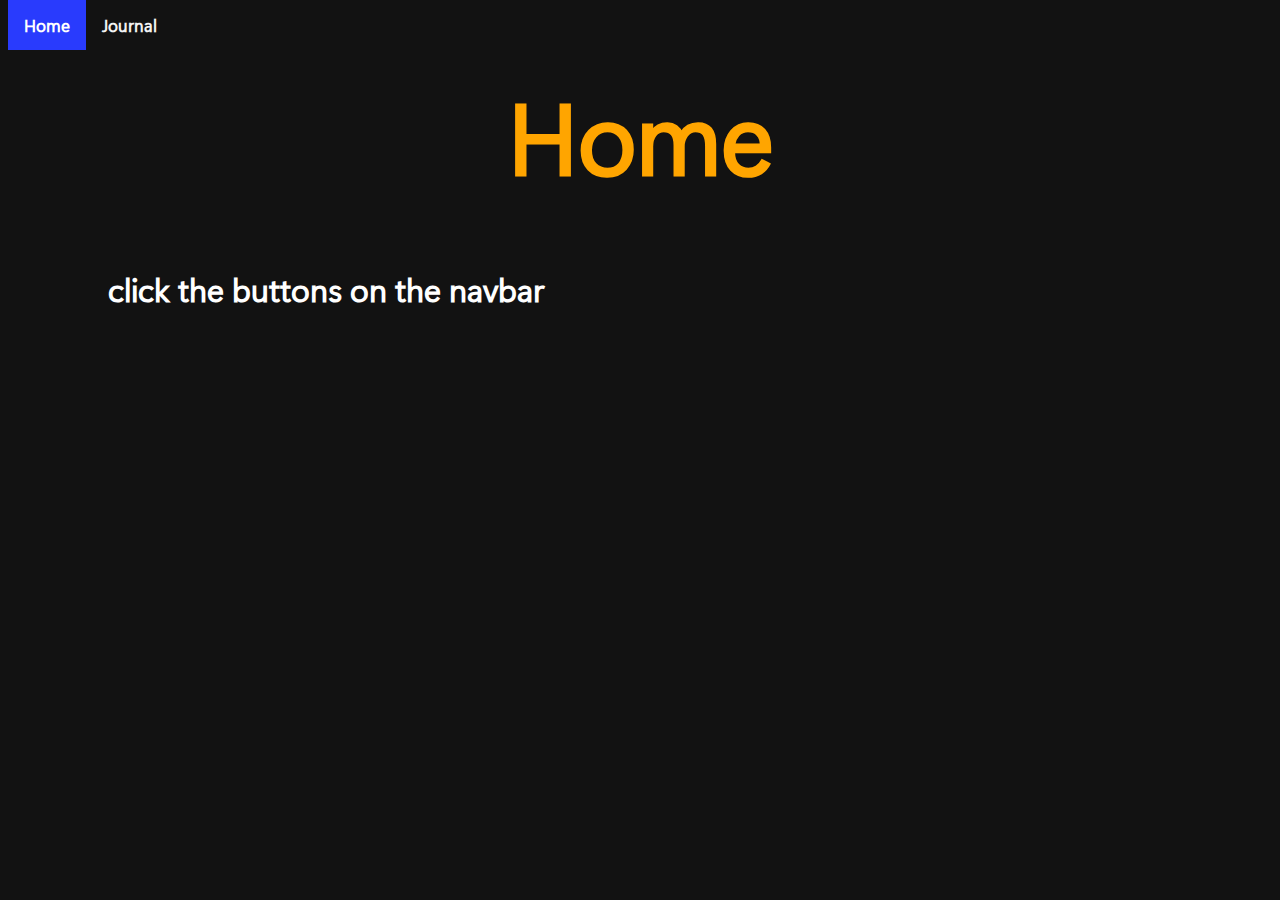
<file: index.html>
<!DOCTYPE html>
<html>

<head>
    <title>Home</title>
    <link rel="shortcut icon" href="png.png" type="image/x-icon">
    <link id="stylesheet" rel="stylesheet" href="stylesheets/main_dark.css">
</head>

<body>
    <div class="topnav">
        <a class="active" href="index.html">Home</a>
        <a href="journal/all.html">Journal</a>

    </div>
    <h1>Home</h1>
    <p>click the buttons on the navbar
    </p>

    <script src="javascript/js.js"></script>
</body>

</html>
</file>
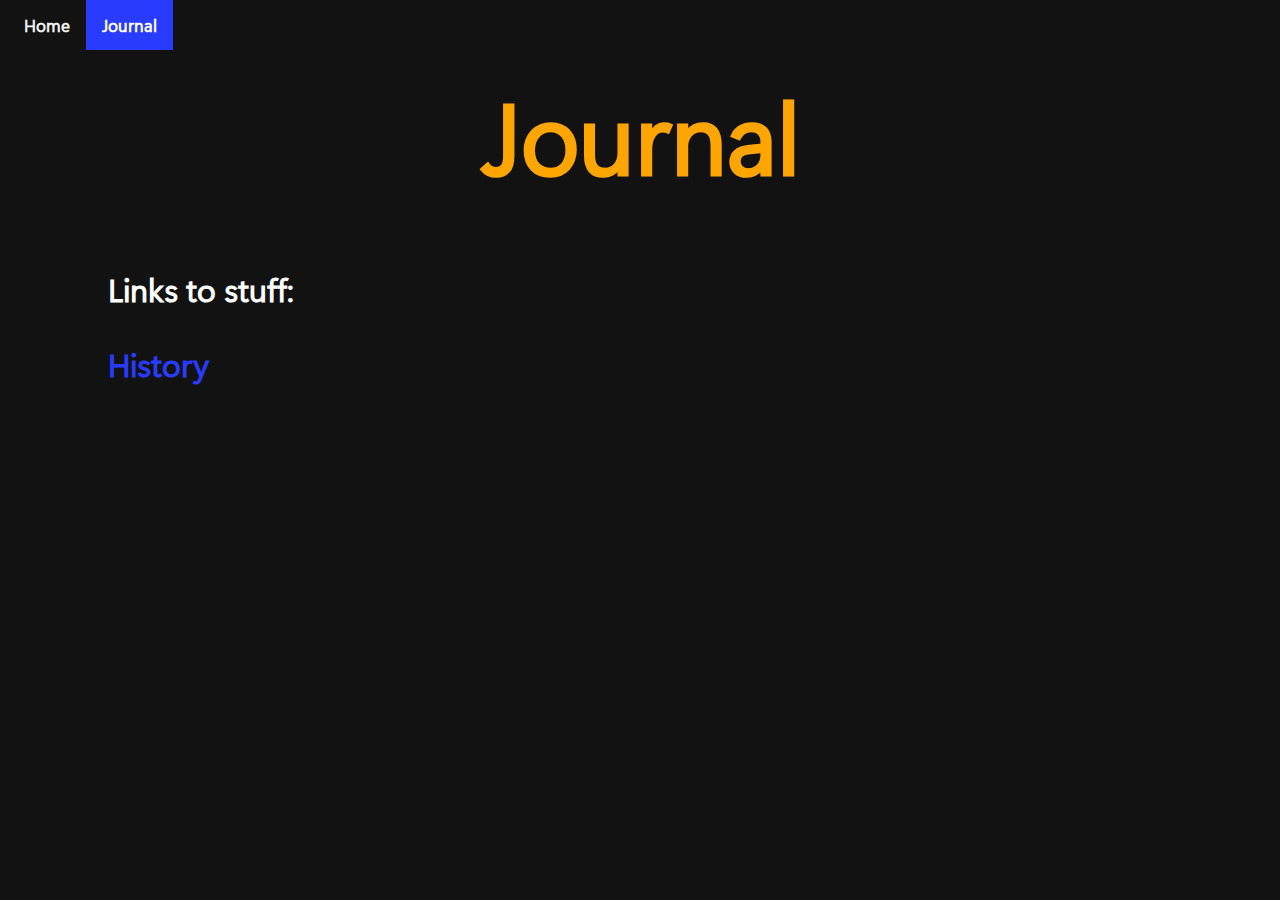
<file: journal/all.html>
<!DOCTYPE html>
<html>

<head>
    <title>Journal</title>
    <link rel="shortcut icon" href="../png.png" type="image/x-icon">
    <link id="stylesheet" rel="stylesheet" href="../stylesheets/main_dark.css">
</head>

<body>
    <div class="topnav">
        <a href="../index.html">Home</a>
        <a class="active" href="all.html">Journal</a>

    </div>
    <h1>Journal</h1>
    <p>Links to stuff:</p>
    <a class="link" href="history/history.html">History</a>

    <script src="../javascript/js.js"></script>
</body>

</html>
</file>
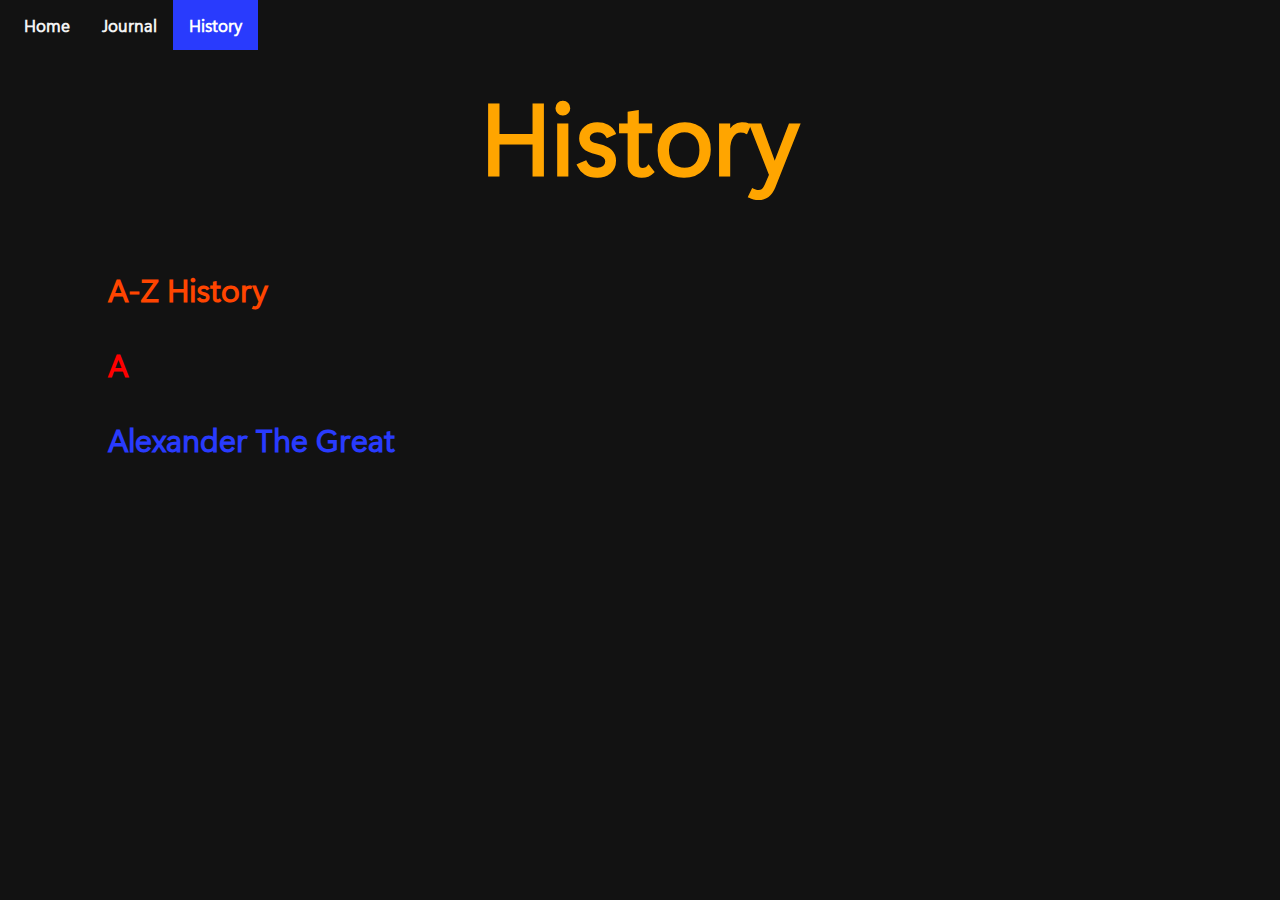
<file: journal/history/history.html>
<!DOCTYPE html>
<html>

<head>
    <title>History</title>
    <link rel="shortcut icon" href="../../png.png" type="image/x-icon">
    <link id="stylesheet" rel="stylesheet" href="../../stylesheets/main_dark.css">
</head>

<body>
    <div class="topnav">
        <a href="../../index.html">Home</a>
        <a href="../all.html">Journal</a>
        <a class="active" href="history.html">History</a>


    </div>
    <h1>History</h1>
    <h2>A-Z History</h2>
    <h3>A</h3>
    <a class="link" href="Alexander_The_Great/de/dark.html">Alexander The Great</a>



    <script src="../../javascript/js.js"></script>
</body>

</html>
</file>
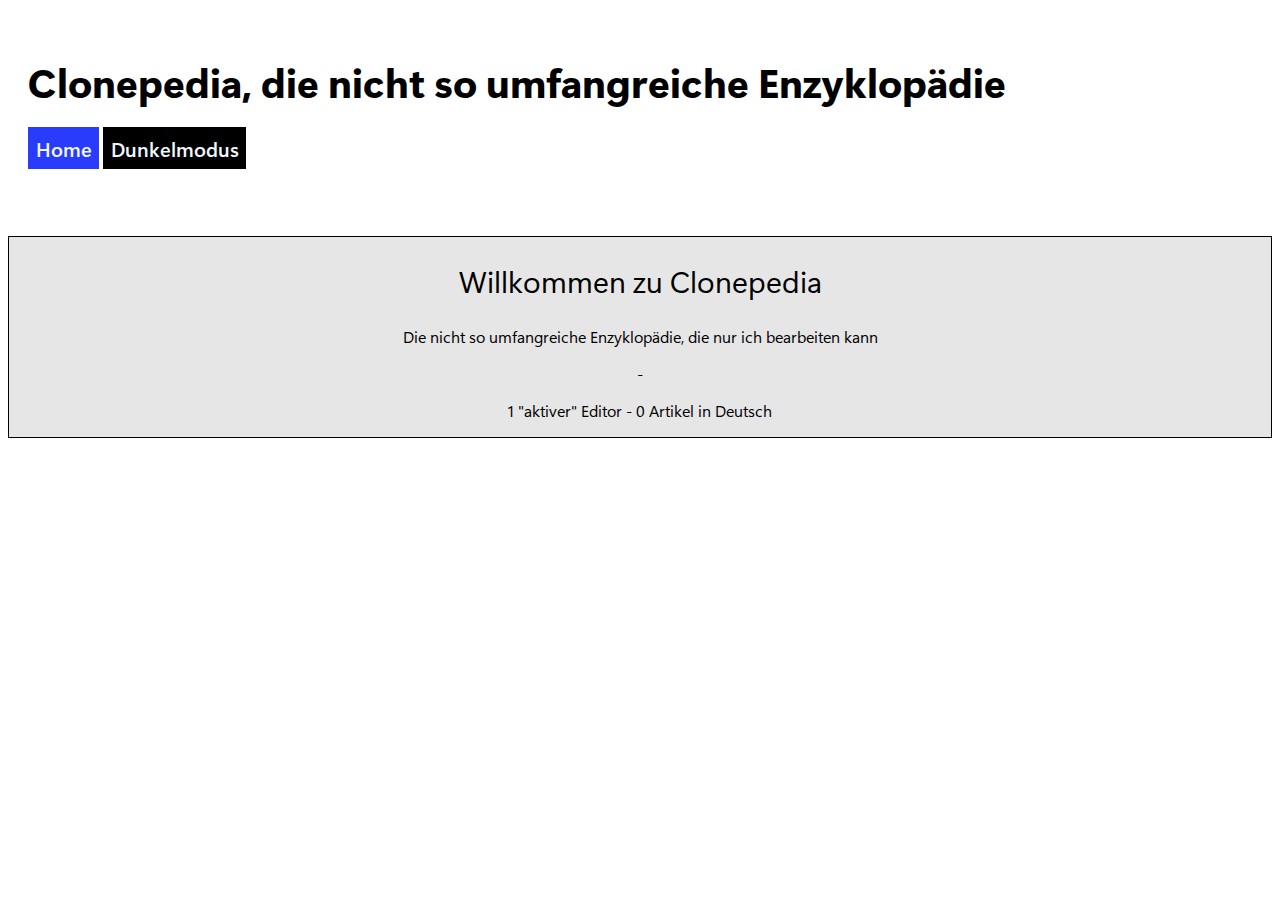
<file: projekt_fs25/projekt/light.html>
<!DOCTYPE html>

<html>

    <head>

        <title>Clonepedia</title>
        <link rel="stylesheet" href="../stylesheets/main_light.css"

    </head>

    <body>

        <div class="menu_bar">
            <h1>Clonepedia, die nicht so umfangreiche Enzyklopädie</h1>

            <a class="menu_item" id="active" href="light.html">Home</a>
            <a class="menu_item" href="dark.html">Dunkelmodus</a>
        </div>

        <br><br><br>
        
        <div class="welcome_banner">
            <h2>Willkommen zu Clonepedia</h2>
            <p>Die nicht so umfangreiche Enzyklopädie, die nur ich bearbeiten kann</p>
            <p>-</p>
            <p>1 "aktiver" Editor - 0 Artikel in Deutsch</p>
        </div>

        <div class="featured_article">
            
        </div>

    </body>

</html>
</file>
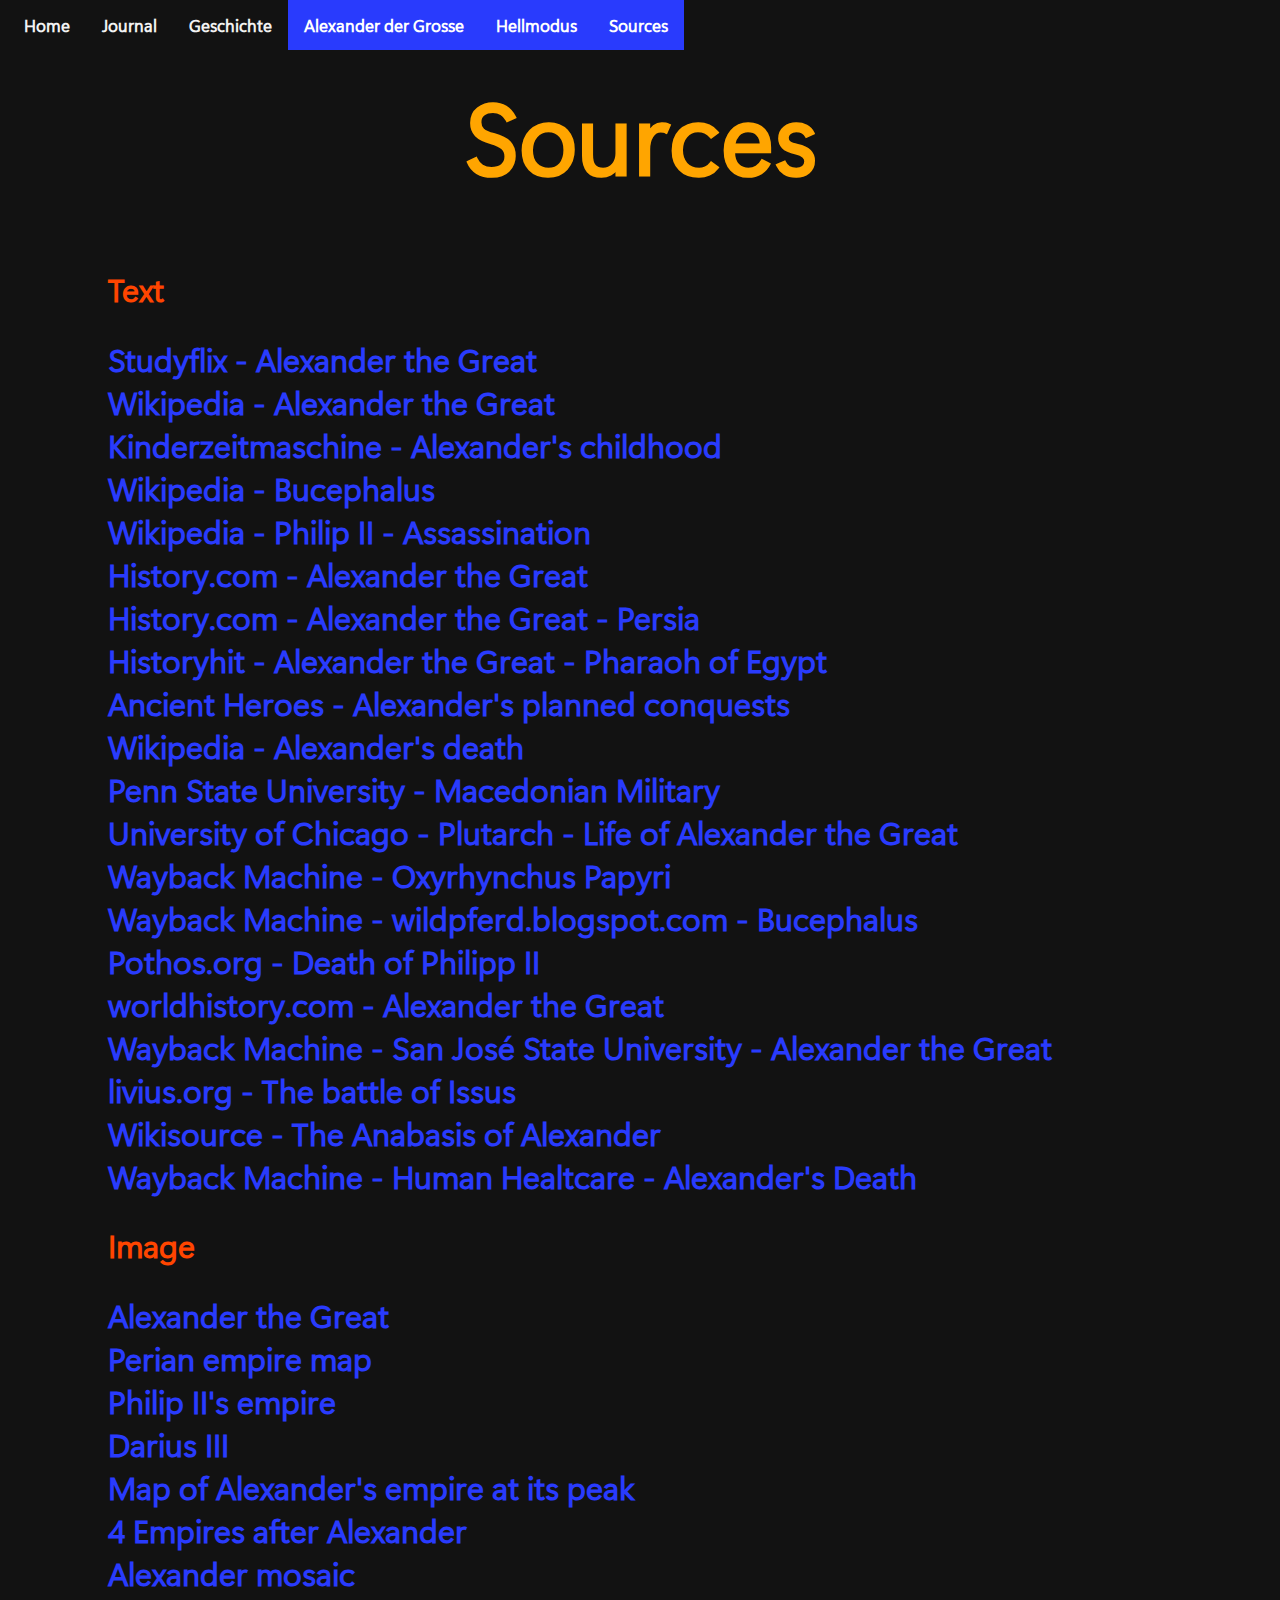
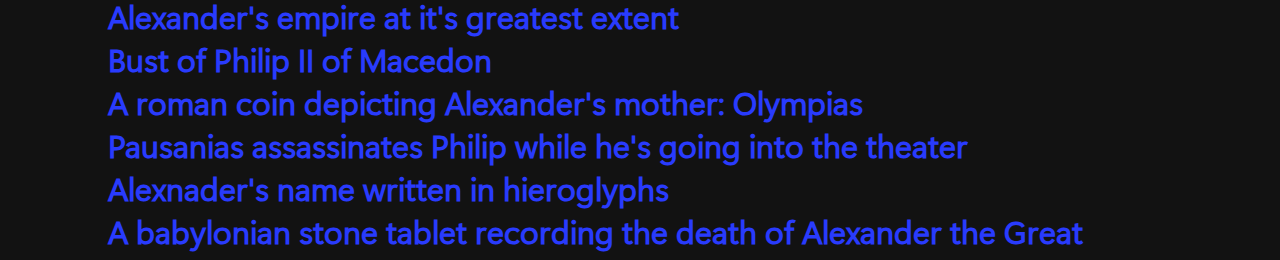
<file: journal/history/Alexander_The_Great/sources.html>
<!DOCTYPE html>
<html>

<head>
    <title>Alexander der Grosse</title>
    <link rel="shortcut icon" href="../../../png.png" type="image/x-icon">
    <link id="stylesheet" rel="stylesheet" href="../../../stylesheets/main_dark.css">
</head>

<body>
    <div class="topnav">
        <a href="../../../index.html">Home</a>
        <a href="../../all.html">Journal</a>
        <a href="../history.html">Geschichte</a>
        <a class="active" href="de/dark.html">Alexander der Grosse</a>
        <a class="site_settings" href="sources_light.html">Hellmodus</a>
        <a class="site_settings" href="sources.html">Sources</a>

    </div>
    <h1>Sources</h1>
    <h2>Text</h2>
    <a class="link" href="https://studyflix.de/geschichte/alexander-der-grosse-5031">Studyflix - Alexander the Great</a><br>
    <a class="link" href="https://de.wikipedia.org/wiki/Alexander_der_Grosse">Wikipedia - Alexander the Great</a><br>
    <a class="link" href="https://www.kinderzeitmaschine.de/antike/griechen/lucys-wissensbox/alexander-der-grosse/wie-sah-die-kindheit-alexanders-des-grossen-aus/">Kinderzeitmaschine - Alexander's childhood</a><br>
    <a class="link" href="https://de.wikipedia.org/wiki/Bukephalos">Wikipedia - Bucephalus</a><br>
    <a class="link" href="https://en.wikipedia.org/wiki/Philip_II_of_Macedon#assassination">Wikipedia - Philip II - Assassination</a><br>
    <a class="link" href="https://www.history.com/topics/ancient-history/alexander-the-great#section_3">History.com - Alexander the Great</a><br>
    <a class="link" href="https://www.history.com/news/alexander-the-great-defeat-persian-empire">History.com - Alexander the Great - Persia</a><br>
    <a class="link" href="https://www.historyhit.com/how-alexander-the-great-became-pharaoh-of-egypt/">Historyhit - Alexander the Great - Pharaoh of Egypt</a><br>
    <a class="link" href="http://ancientheroes.net/blog/alexander-future-conquests">Ancient Heroes - Alexander's planned conquests</a><br>
    <a class="link" href="https://en.wikipedia.org/wiki/Death_of_Alexander_the_Great">Wikipedia - Alexander's death</a><br>
    <a class="link" href="https://sites.psu.edu/alexanderthegreatconquests/the-professionalization-of-the-macedonian-military/">Penn State University - Macedonian Military</a><br>
    <a class="link" href="https://penelope.uchicago.edu/Thayer/E/Roman/Texts/Plutarch/Lives/Alexander*/3.html">University of Chicago - Plutarch - Life of Alexander the Great</a><br>
    <a class="link" href="https://web.archive.org/web/20210829025254/http://ia902605.us.archive.org/18/items/oxyrhynchuspapyr01grenuoft/oxyrhynchuspapyr01grenuoft_bw.pdf">Wayback Machine - Oxyrhynchus Papyri</a><br>
    <a class="link" href="https://web.archive.org/web/20080923024037/http://wildpferd.blogspot.com/2006/03/bucephalus.html">Wayback Machine - wildpferd.blogspot.com - Bucephalus</a><br>
    <a class="link" href="https://web.archive.org/web/20070310192728/http://pothos.org/alexander.asp?paraID=53&keyword_id=9&title=Death%20of%20Philip%3A%20Murder%20or%20Assassination%3F">Pothos.org - Death of Philipp II</a><br>
    <a class="link" href="https://www.worldhistory.org/Alexander_the_Great/">worldhistory.com - Alexander the Great</a><br>
    <a class="link" href="https://web.archive.org/web/20210825042508/https://www.sjsu.edu/faculty/watkins/alexandergreat.htm">Wayback Machine - San José State University - Alexander the Great</a><br>
    <a class="link" href="https://www.livius.org/sources/content/diodorus/the-battle-of-issus/">livius.org - The battle of Issus</a><br>
    <a class="link" href="https://en.wikisource.org/wiki/The_Anabasis_of_Alexander">Wikisource - The Anabasis of Alexander</a><br>
    <a class="link" href="https://web.archive.org/web/20110929195334/http://www.humanehealthcare.com/Article.asp?art_id=662">Wayback Machine - Human Healtcare - Alexander's Death</a><br>
    <h2>Image</h2>
    <a class="link" href="https://www.mozaico.com/blogs/news/mosaic-portraits-immortalizing-moments-alexander-mosaic-more">Alexander the Great</a><br>
    <a class="link" href="https://www.persiansarenotarabs.com/persian-empire/">Perian empire map</a><br>
    <a class="link" href="https://www.socialstudiesforkids.com/articles/worldhistory/philipii.htm">Philip II's empire</a><br>
    <a class="link" href="https://www.livius.org/articles/person/darius-iii-codomannus/">Darius III</a><br>
    <a class="link" href="https://m.facebook.com/amazingmap1/photos/the-greek-empire-at-its-territorial-peak-in-323bc/1471590079623321/">Map of Alexander's empire at its peak</a><br>
    <a class="link" href="https://www.pinterest.ch/pin/572520171360964416/">4 Empires after Alexander</a><br>
    <a class="link" href="https://www.flickr.com/photos/carolemage/15045481312">Alexander mosaic</a><br>
    <a class="link" href="https://www.shutterstock.com/search/the-conquests-of-alexander-the-great">Alexander's empire at it's greatest extent</a><br>
    <a class="link" href="https://en.wikipedia.org/wiki/Philip_II_of_Macedon#/media/File:Philip_II_of_Macedon_Ny_Carlsberg_Glyptotek_IN2263.jpg">Bust of Philip II of Macedon</a><br>
    <a class="link" href="https://en.wikipedia.org/wiki/File:Coin_olympias_mus_theski.JPG">A roman coin depicting Alexander's mother: Olympias</a><br>
    <a class="link" href="https://en.wikipedia.org/wiki/File:Pausanius_assassinates_Philip_during_the_procession_into_the_theatre_by_Andre_Castaigne_(1898-1899).jpg">Pausanias assassinates Philip while he's going into the theater</a><br>
    <a class="link" href="https://en.wikipedia.org/wiki/File:Name_of_Alexander_the_Great_in_Hieroglyphs_circa_330_BCE.jpg">Alexnader's name written in hieroglyphs</a><br>
    <a class="link" href="https://en.wikipedia.org/wiki/File:Babylonian_astronomical_diary_recording_the_death_of_Alexander_the_Great_(British_Museum).jpg">A babylonian stone tablet recording the death of Alexander the Great</a><br>
</body>

</html>
</file>
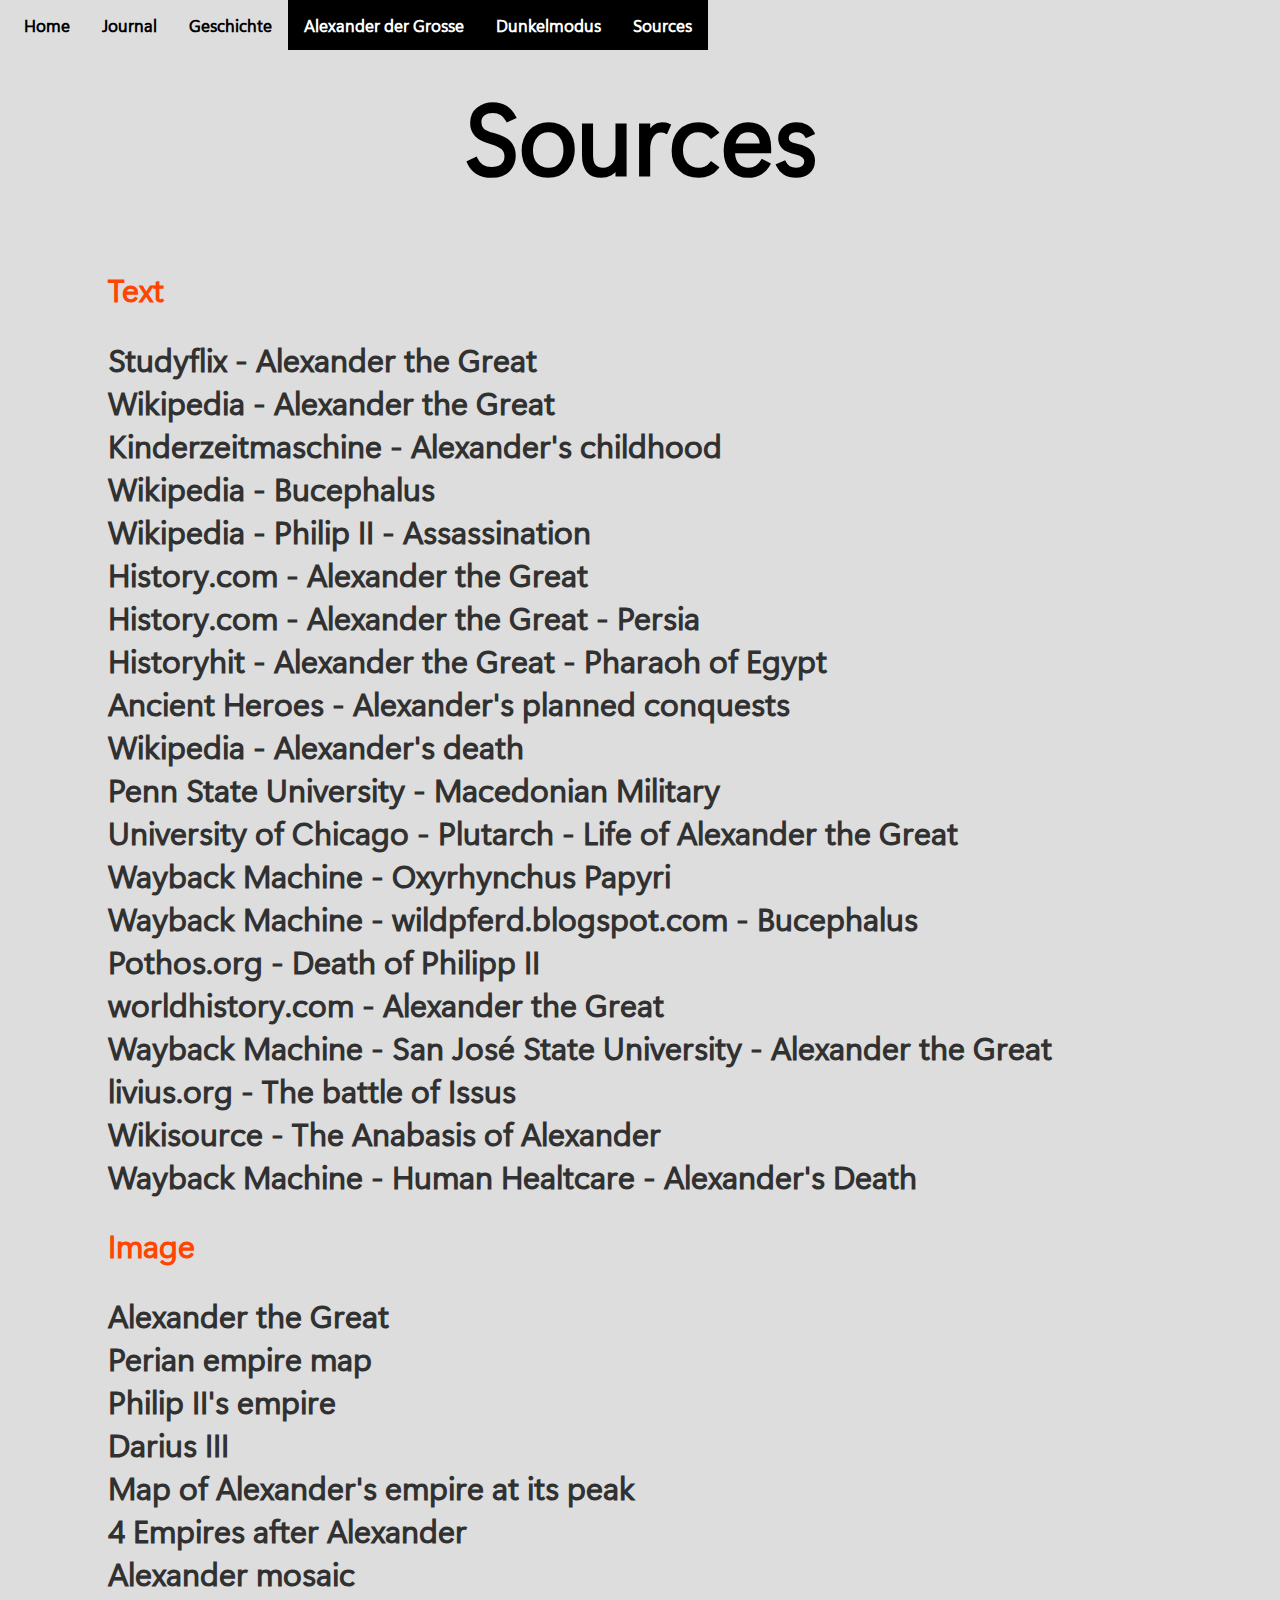
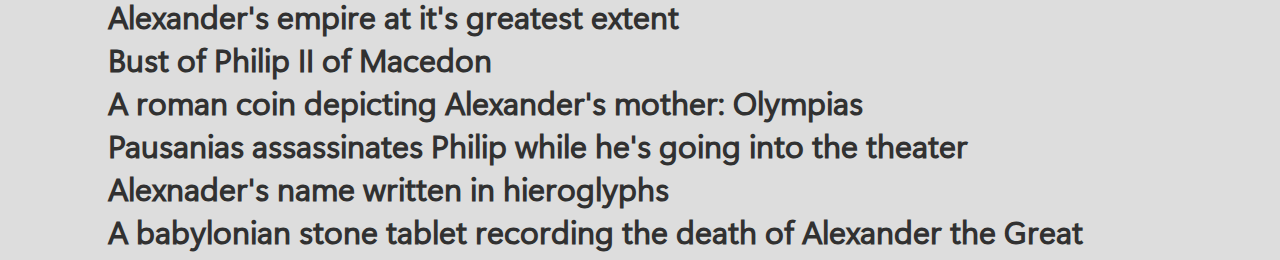
<file: journal/history/Alexander_The_Great/sources_light.html>
<!DOCTYPE html>
<html>

<head>
    <title>Alexander der Grosse</title>
    <link rel="shortcut icon" href="../../../png.png" type="image/x-icon">
    <link id="stylesheet" rel="stylesheet" href="../../../stylesheets/main_light.css">
</head>

<body>
    <div class="topnav">
        <a href="../../../index.html">Home</a>
        <a href="../../all.html">Journal</a>
        <a href="../history.html">Geschichte</a>
        <a class="active" href="de/light.html">Alexander der Grosse</a>
        <a class="site_settings" href="sources.html">Dunkelmodus</a>
        <a class="site_settings" href="sources_light.html">Sources</a>

    </div>
    <h1>Sources</h1>
    <h2>Text</h2>
    <a class="link" href="https://studyflix.de/geschichte/alexander-der-grosse-5031">Studyflix - Alexander the Great</a><br>
    <a class="link" href="https://de.wikipedia.org/wiki/Alexander_der_Grosse">Wikipedia - Alexander the Great</a><br>
    <a class="link" href="https://www.kinderzeitmaschine.de/antike/griechen/lucys-wissensbox/alexander-der-grosse/wie-sah-die-kindheit-alexanders-des-grossen-aus/">Kinderzeitmaschine - Alexander's childhood</a><br>
    <a class="link" href="https://de.wikipedia.org/wiki/Bukephalos">Wikipedia - Bucephalus</a><br>
    <a class="link" href="https://en.wikipedia.org/wiki/Philip_II_of_Macedon#assassination">Wikipedia - Philip II - Assassination</a><br>
    <a class="link" href="https://www.history.com/topics/ancient-history/alexander-the-great#section_3">History.com - Alexander the Great</a><br>
    <a class="link" href="https://www.history.com/news/alexander-the-great-defeat-persian-empire">History.com - Alexander the Great - Persia</a><br>
    <a class="link" href="https://www.historyhit.com/how-alexander-the-great-became-pharaoh-of-egypt/">Historyhit - Alexander the Great - Pharaoh of Egypt</a><br>
    <a class="link" href="http://ancientheroes.net/blog/alexander-future-conquests">Ancient Heroes - Alexander's planned conquests</a><br>
    <a class="link" href="https://en.wikipedia.org/wiki/Death_of_Alexander_the_Great">Wikipedia - Alexander's death</a><br>
    <a class="link" href="https://sites.psu.edu/alexanderthegreatconquests/the-professionalization-of-the-macedonian-military/">Penn State University - Macedonian Military</a><br>
    <a class="link" href="https://penelope.uchicago.edu/Thayer/E/Roman/Texts/Plutarch/Lives/Alexander*/3.html">University of Chicago - Plutarch - Life of Alexander the Great</a><br>
    <a class="link" href="https://web.archive.org/web/20210829025254/http://ia902605.us.archive.org/18/items/oxyrhynchuspapyr01grenuoft/oxyrhynchuspapyr01grenuoft_bw.pdf">Wayback Machine - Oxyrhynchus Papyri</a><br>
    <a class="link" href="https://web.archive.org/web/20080923024037/http://wildpferd.blogspot.com/2006/03/bucephalus.html">Wayback Machine - wildpferd.blogspot.com - Bucephalus</a><br>
    <a class="link" href="https://web.archive.org/web/20070310192728/http://pothos.org/alexander.asp?paraID=53&keyword_id=9&title=Death%20of%20Philip%3A%20Murder%20or%20Assassination%3F">Pothos.org - Death of Philipp II</a><br>
    <a class="link" href="https://www.worldhistory.org/Alexander_the_Great/">worldhistory.com - Alexander the Great</a><br>
    <a class="link" href="https://web.archive.org/web/20210825042508/https://www.sjsu.edu/faculty/watkins/alexandergreat.htm">Wayback Machine - San José State University - Alexander the Great</a><br>
    <a class="link" href="https://www.livius.org/sources/content/diodorus/the-battle-of-issus/">livius.org - The battle of Issus</a><br>
    <a class="link" href="https://en.wikisource.org/wiki/The_Anabasis_of_Alexander">Wikisource - The Anabasis of Alexander</a><br>
    <a class="link" href="https://web.archive.org/web/20110929195334/http://www.humanehealthcare.com/Article.asp?art_id=662">Wayback Machine - Human Healtcare - Alexander's Death</a><br>
    <h2>Image</h2>
    <a class="link" href="https://www.mozaico.com/blogs/news/mosaic-portraits-immortalizing-moments-alexander-mosaic-more">Alexander the Great</a><br>
    <a class="link" href="https://www.persiansarenotarabs.com/persian-empire/">Perian empire map</a><br>
    <a class="link" href="https://www.socialstudiesforkids.com/articles/worldhistory/philipii.htm">Philip II's empire</a><br>
    <a class="link" href="https://www.livius.org/articles/person/darius-iii-codomannus/">Darius III</a><br>
    <a class="link" href="https://m.facebook.com/amazingmap1/photos/the-greek-empire-at-its-territorial-peak-in-323bc/1471590079623321/">Map of Alexander's empire at its peak</a><br>
    <a class="link" href="https://www.pinterest.ch/pin/572520171360964416/">4 Empires after Alexander</a><br>
    <a class="link" href="https://www.flickr.com/photos/carolemage/15045481312">Alexander mosaic</a><br>
    <a class="link" href="https://www.shutterstock.com/search/the-conquests-of-alexander-the-great">Alexander's empire at it's greatest extent</a><br>
    <a class="link" href="https://en.wikipedia.org/wiki/Philip_II_of_Macedon#/media/File:Philip_II_of_Macedon_Ny_Carlsberg_Glyptotek_IN2263.jpg">Bust of Philip II of Macedon</a><br>
    <a class="link" href="https://en.wikipedia.org/wiki/File:Coin_olympias_mus_theski.JPG">A roman coin depicting Alexander's mother: Olympias</a><br>
    <a class="link" href="https://en.wikipedia.org/wiki/File:Pausanius_assassinates_Philip_during_the_procession_into_the_theatre_by_Andre_Castaigne_(1898-1899).jpg">Pausanias assassinates Philip while he's going into the theater</a><br>
    <a class="link" href="https://en.wikipedia.org/wiki/File:Name_of_Alexander_the_Great_in_Hieroglyphs_circa_330_BCE.jpg">Alexnader's name written in hieroglyphs</a><br>
    <a class="link" href="https://en.wikipedia.org/wiki/File:Babylonian_astronomical_diary_recording_the_death_of_Alexander_the_Great_(British_Museum).jpg">A babylonian stone tablet recording the death of Alexander the Great</a><br>
</body>

</html>
</file>
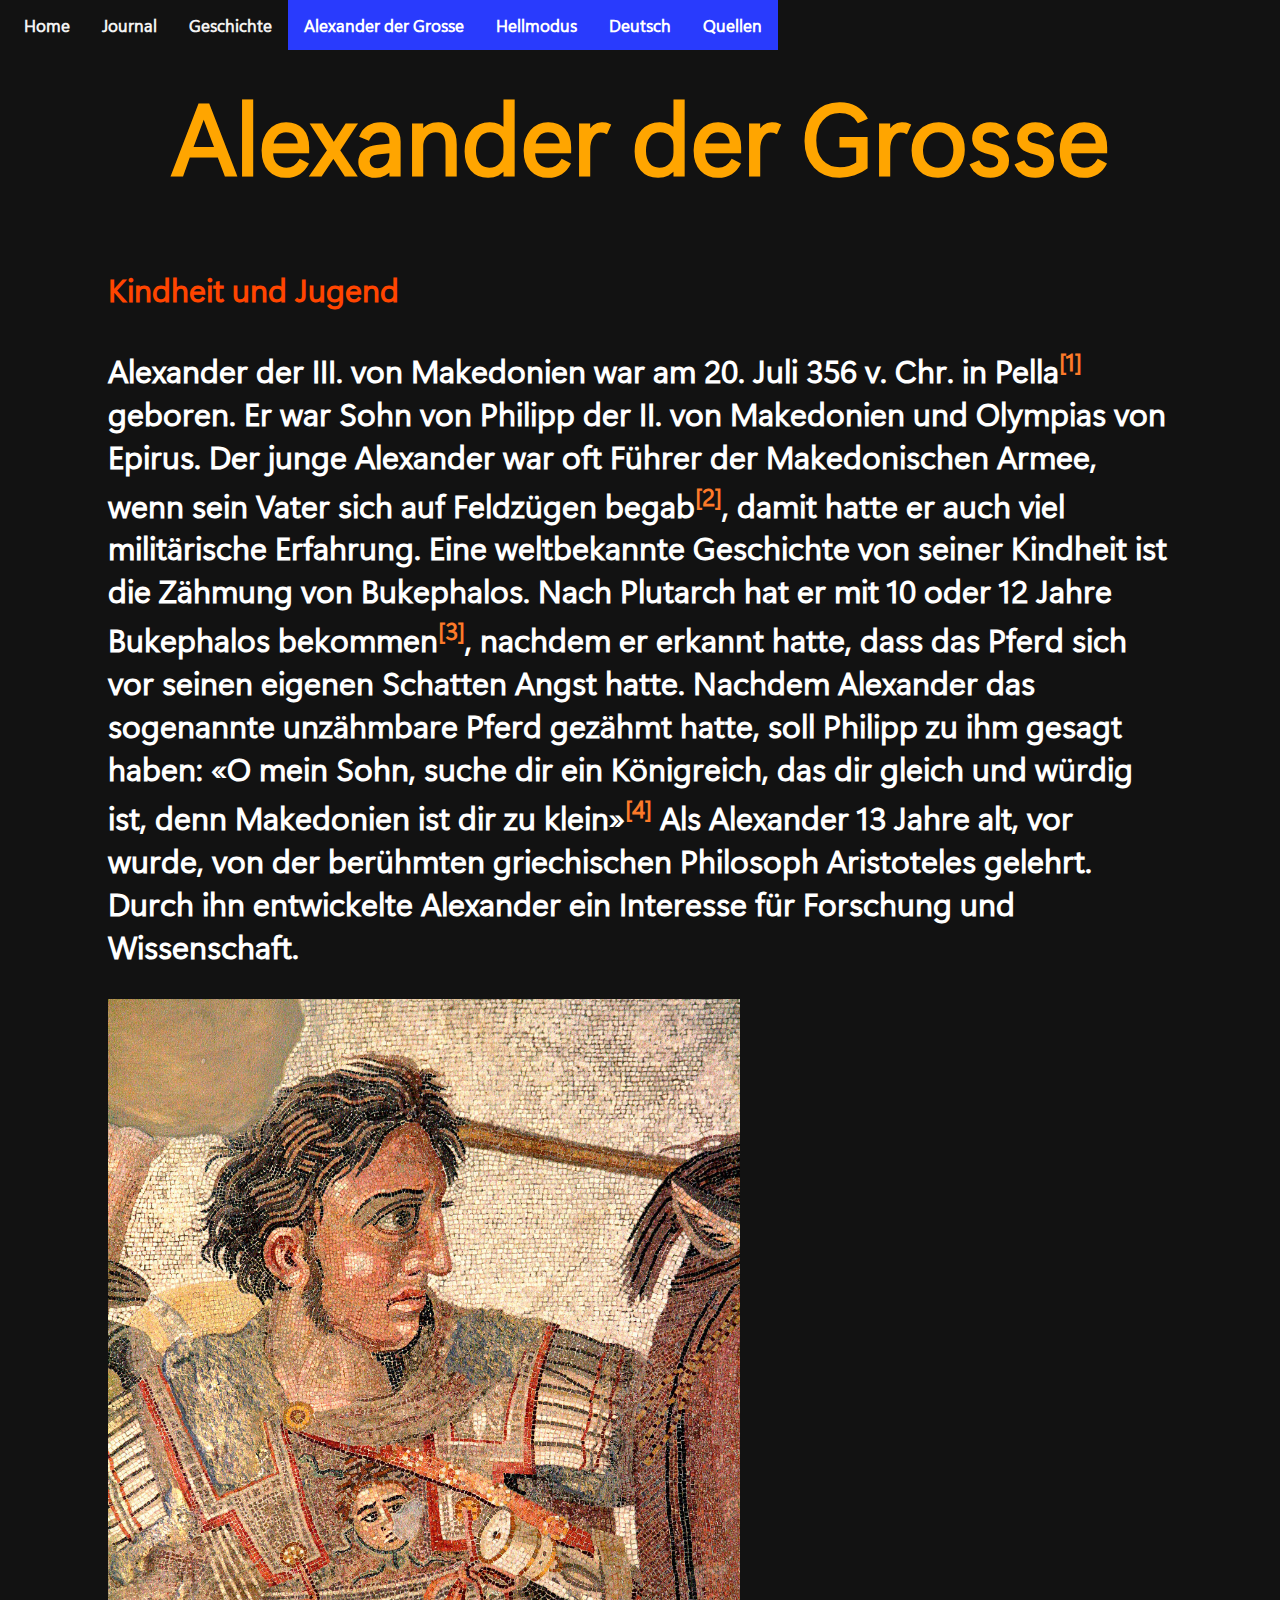
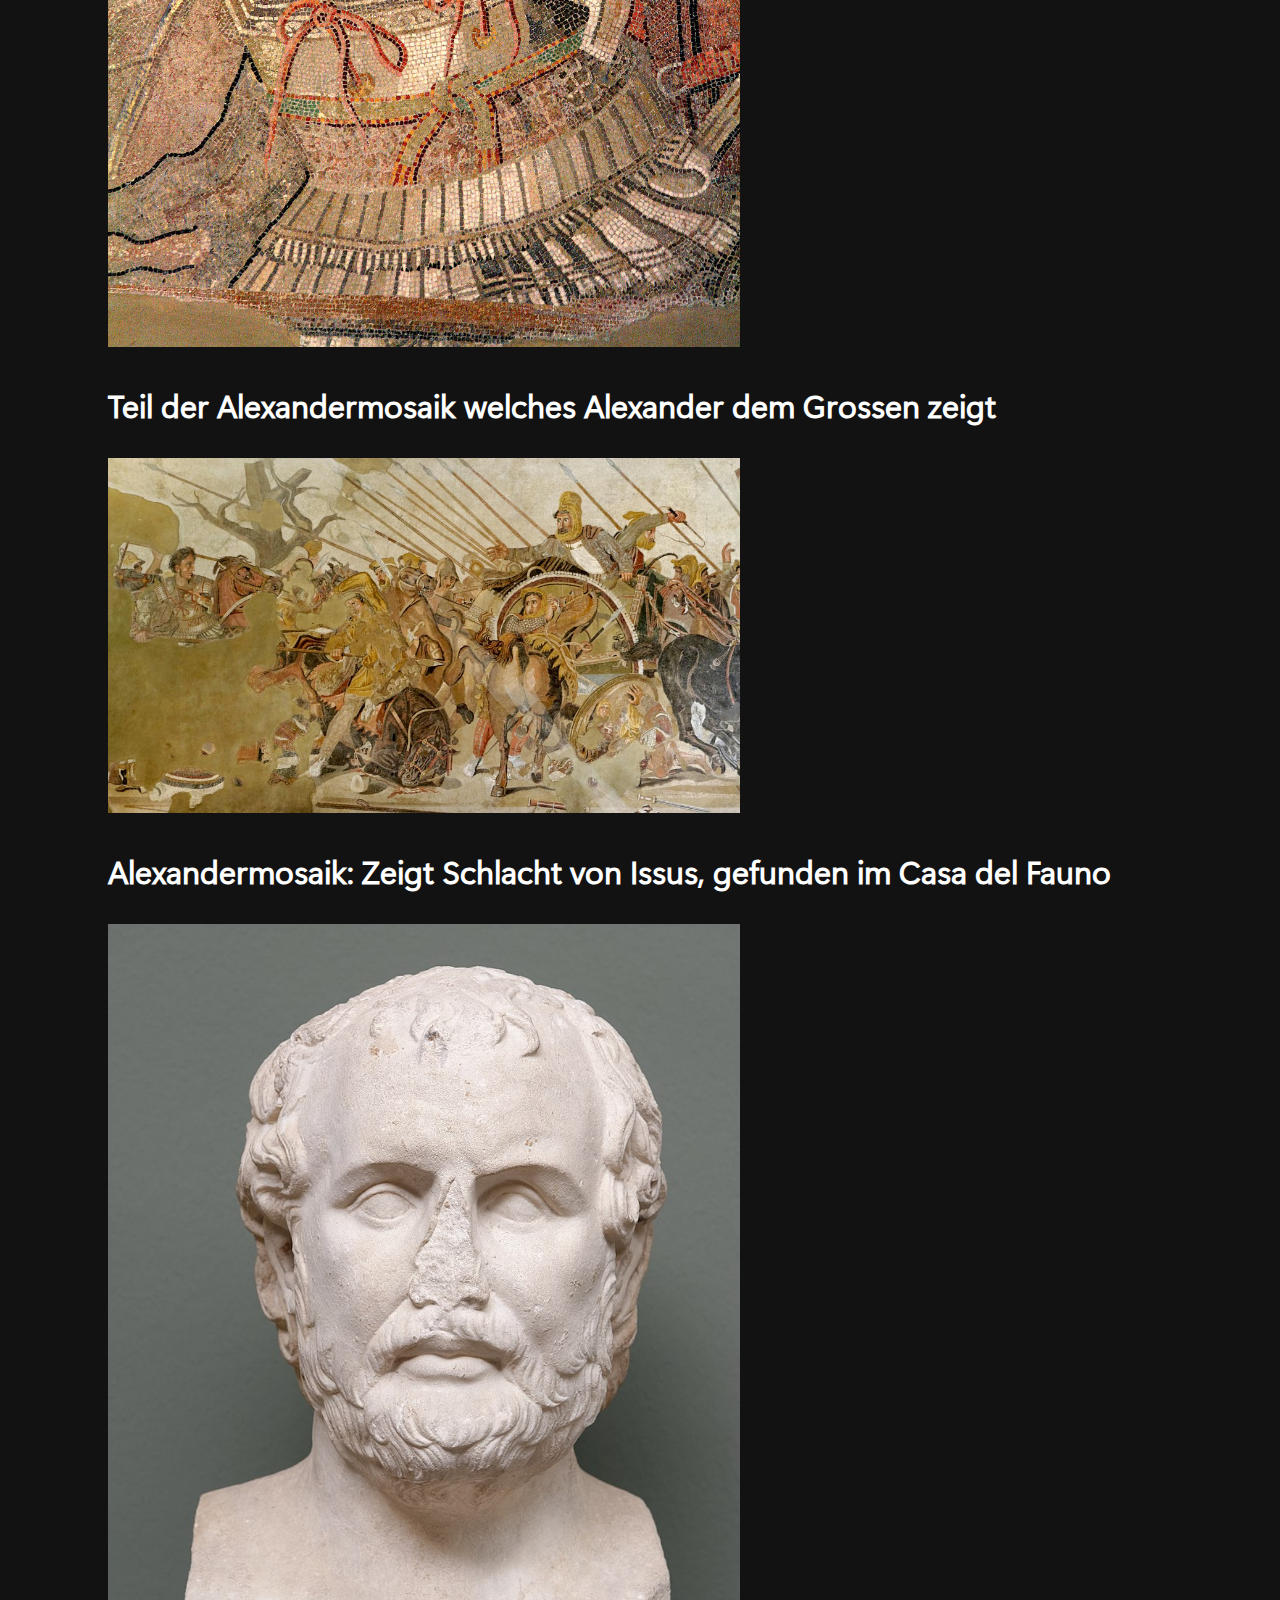
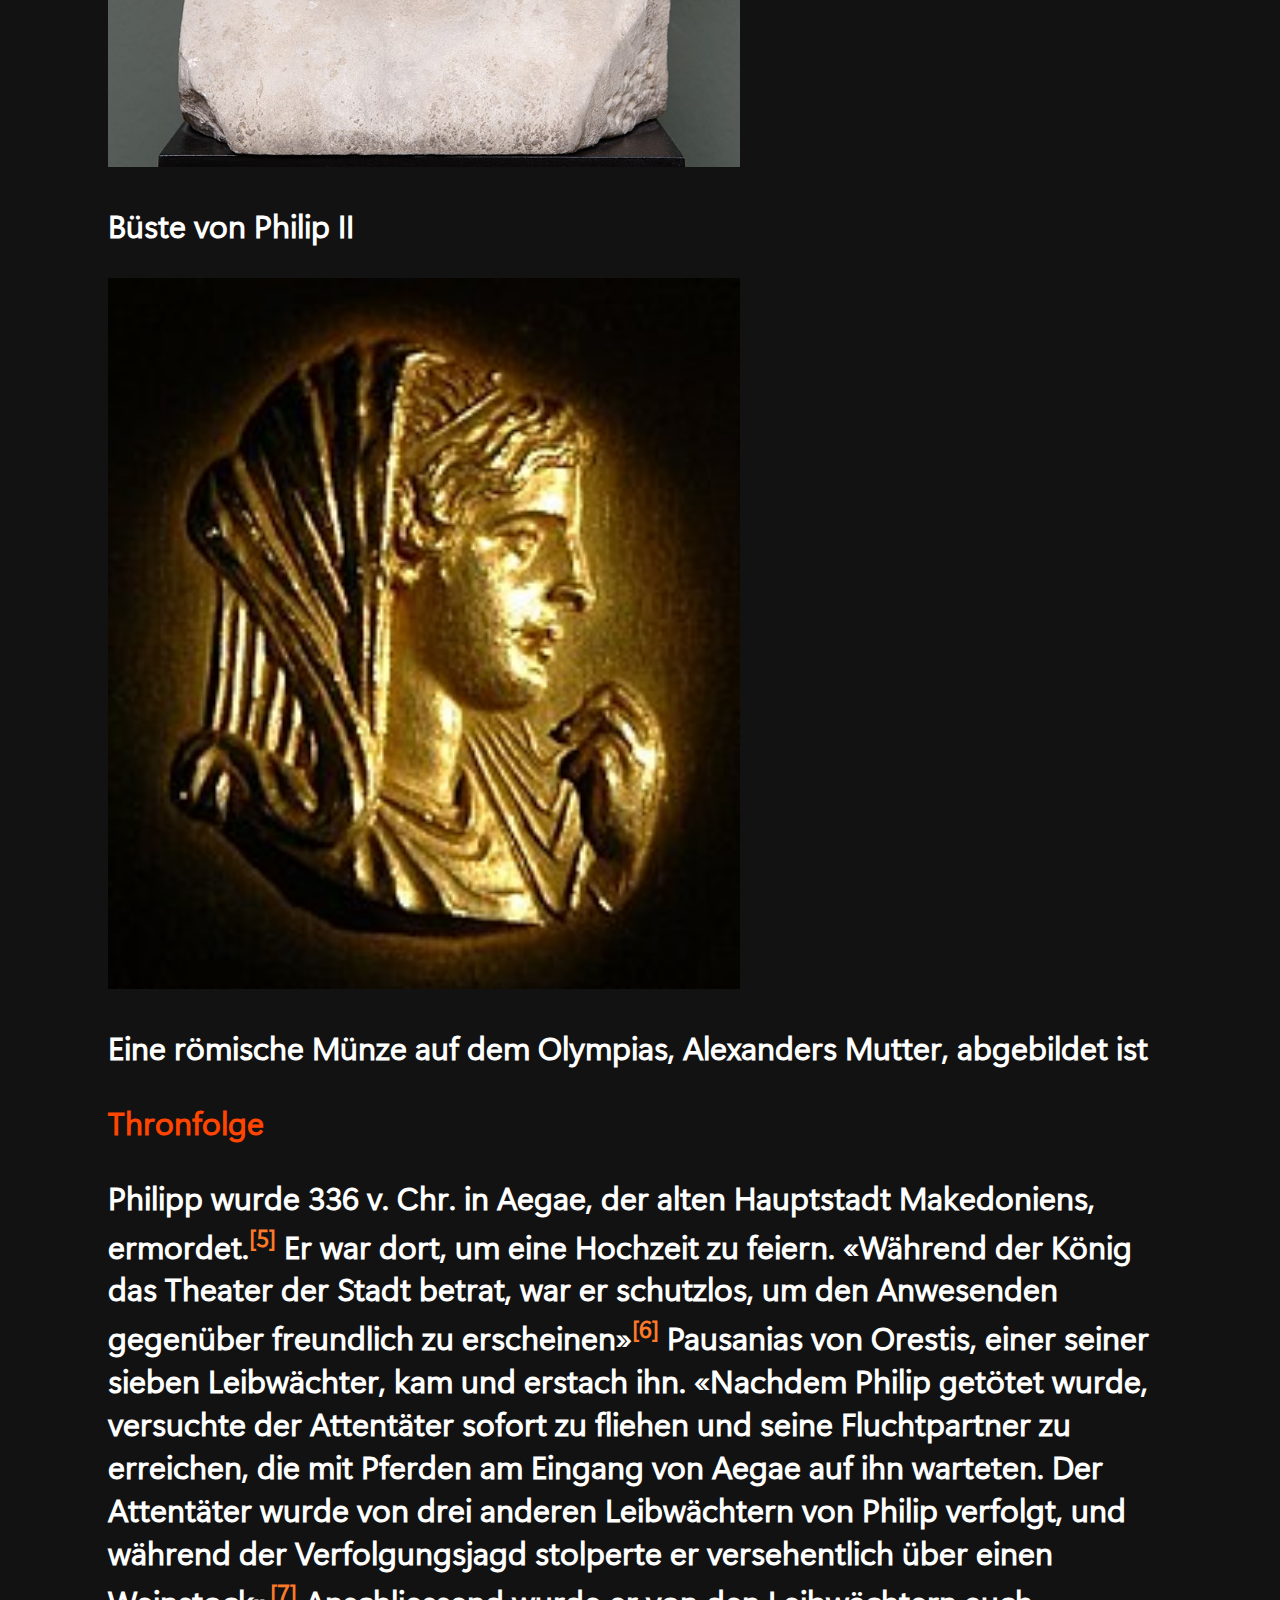
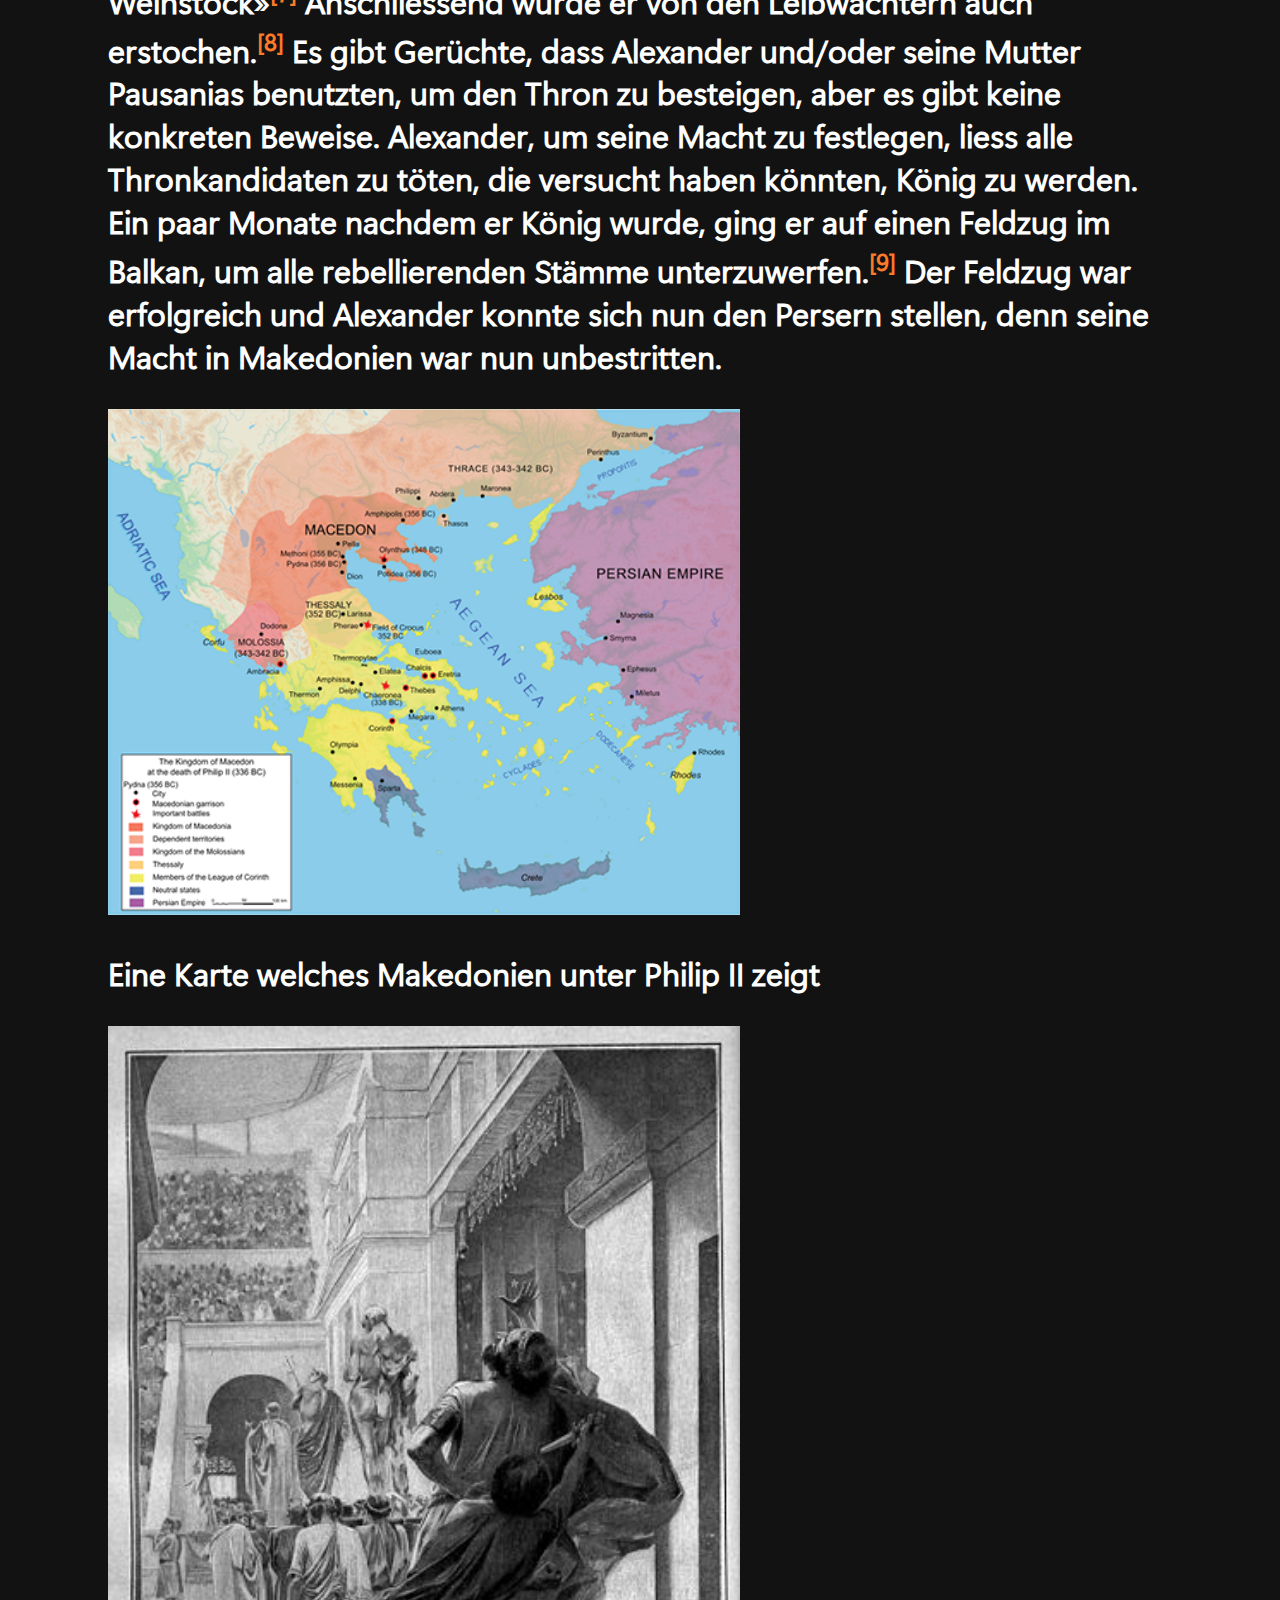
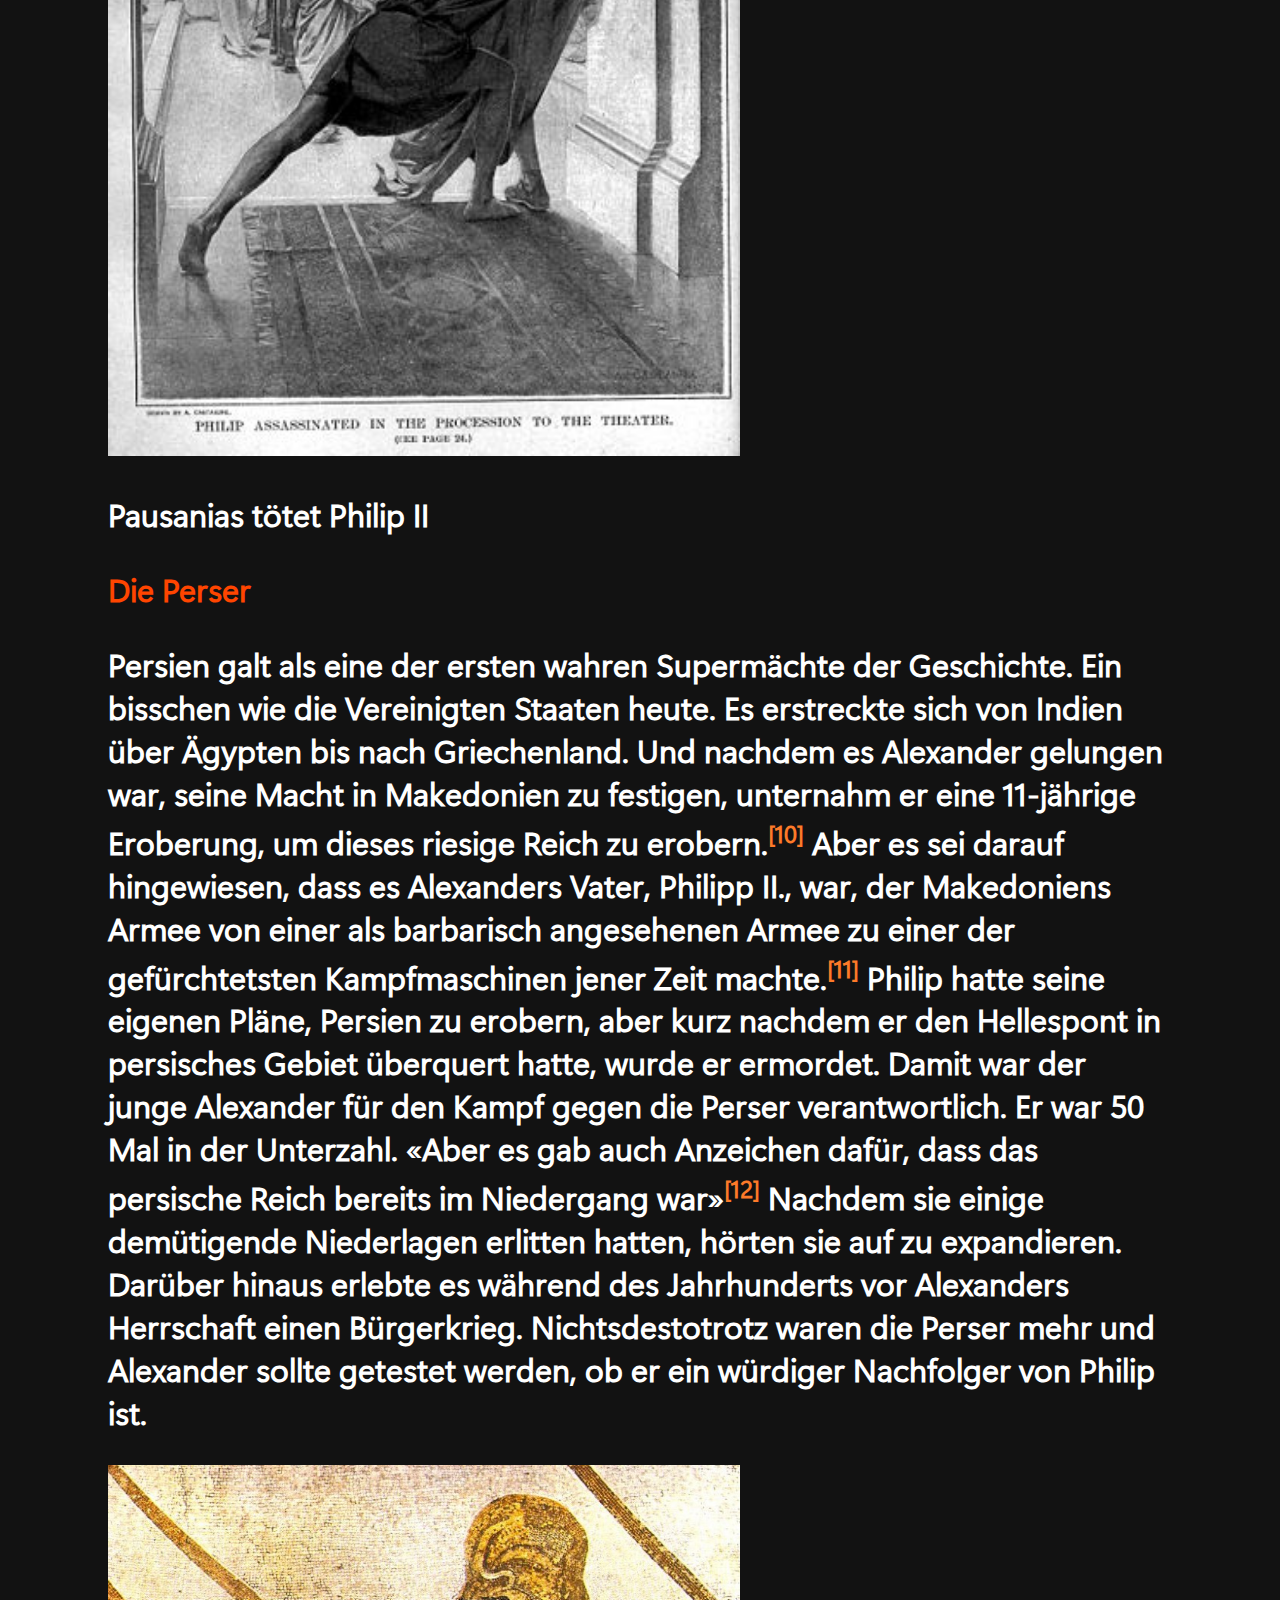
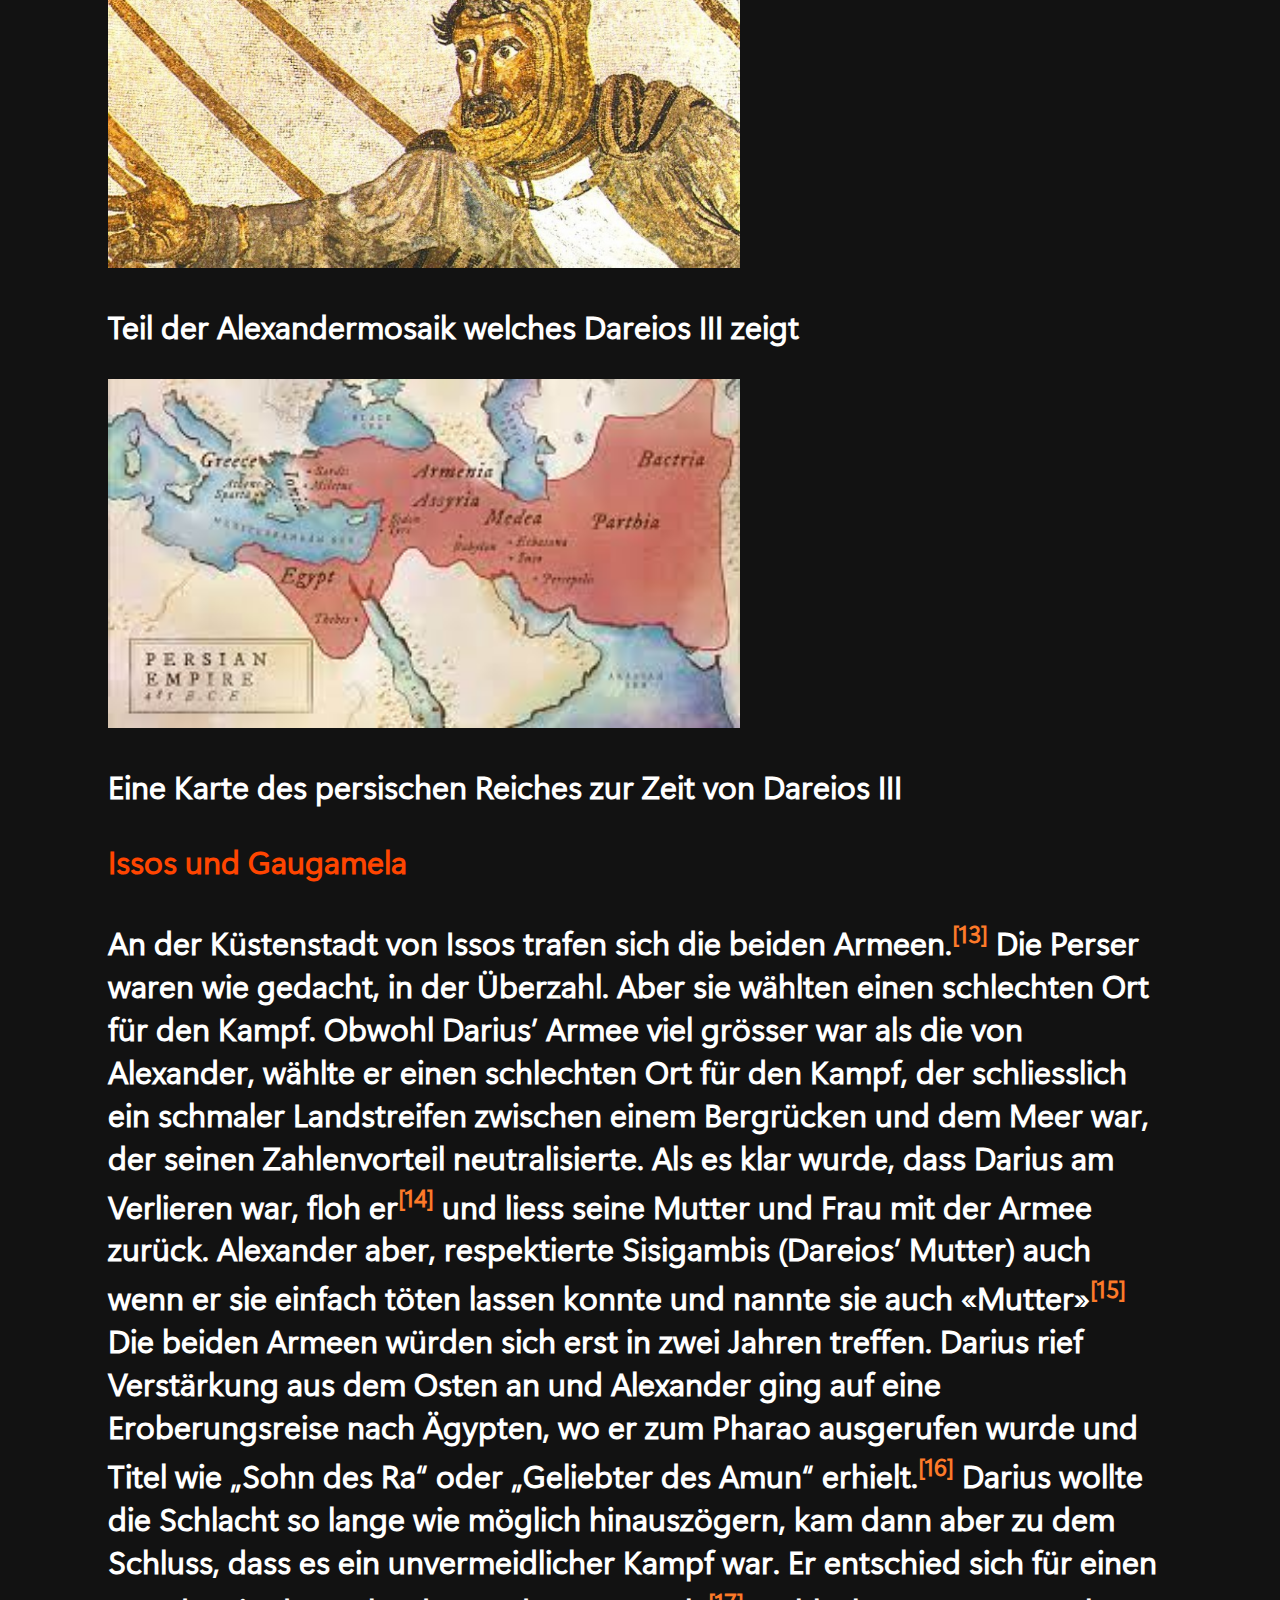
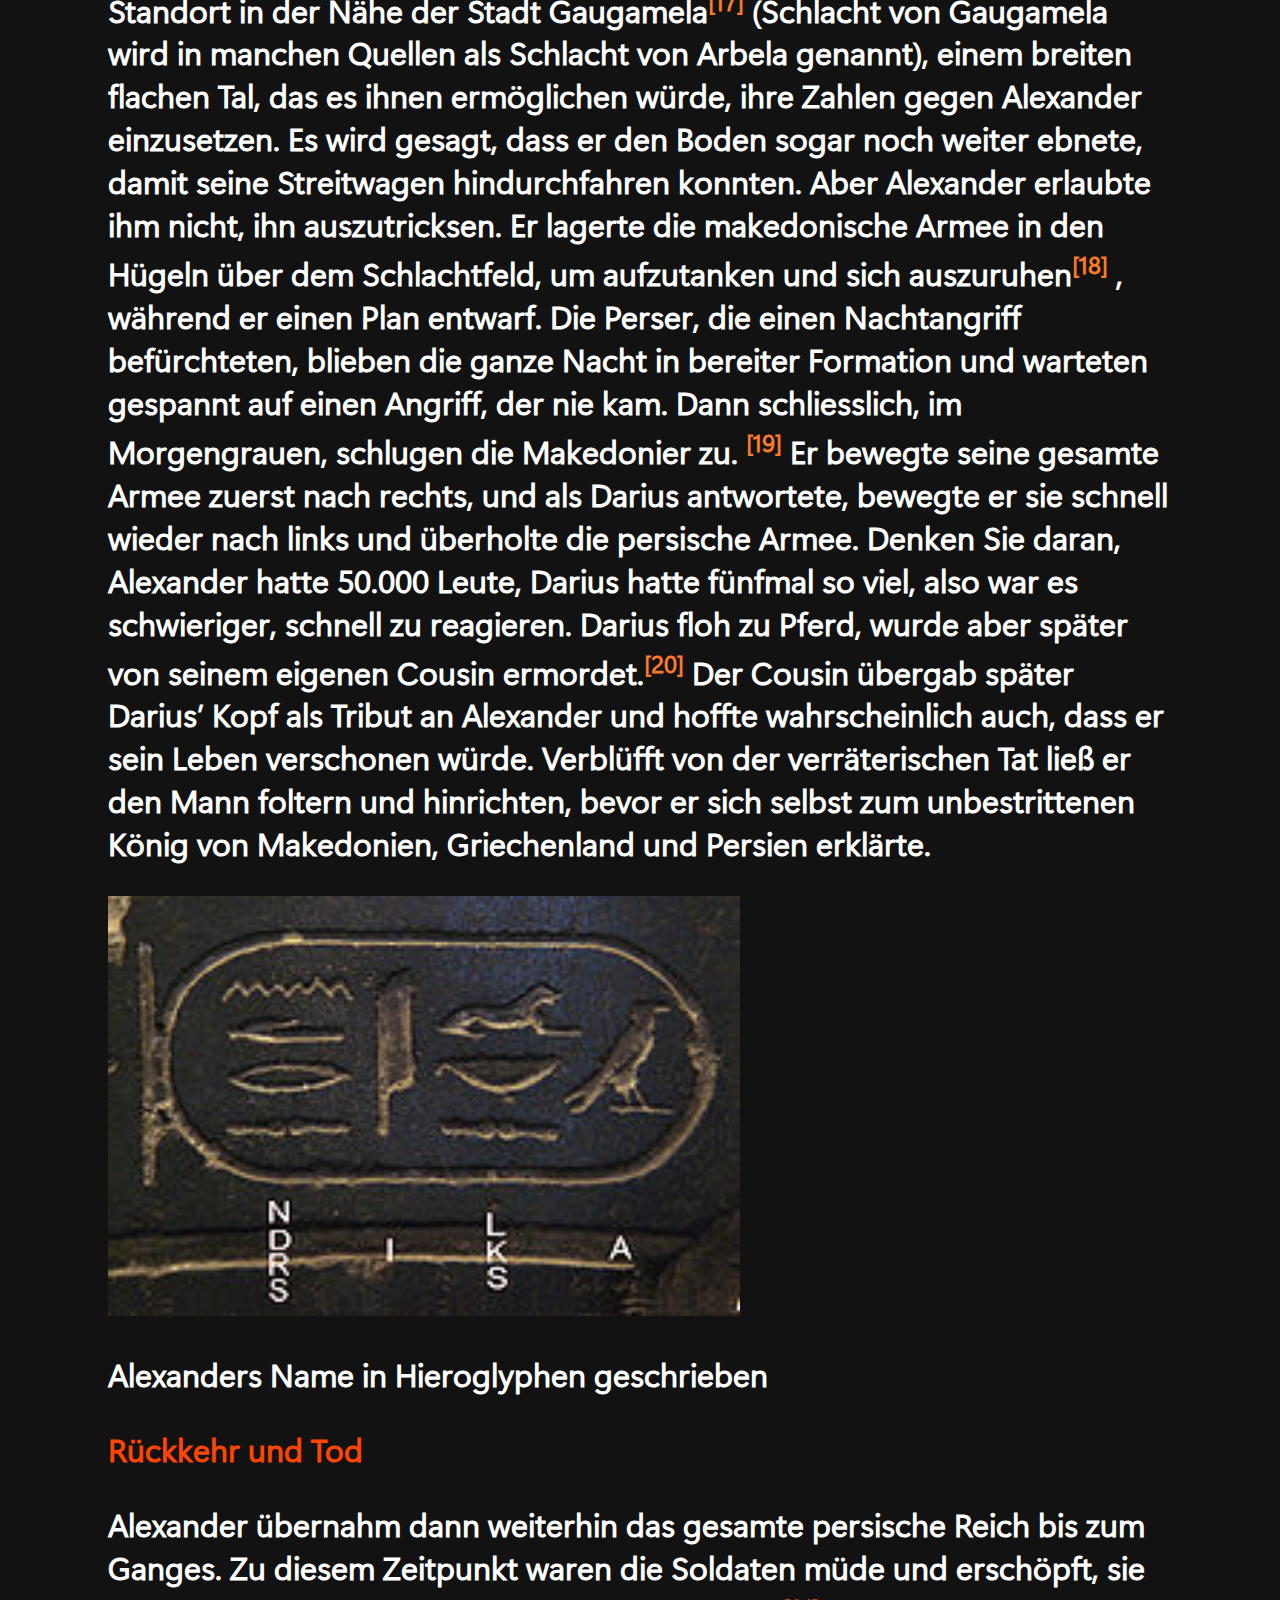
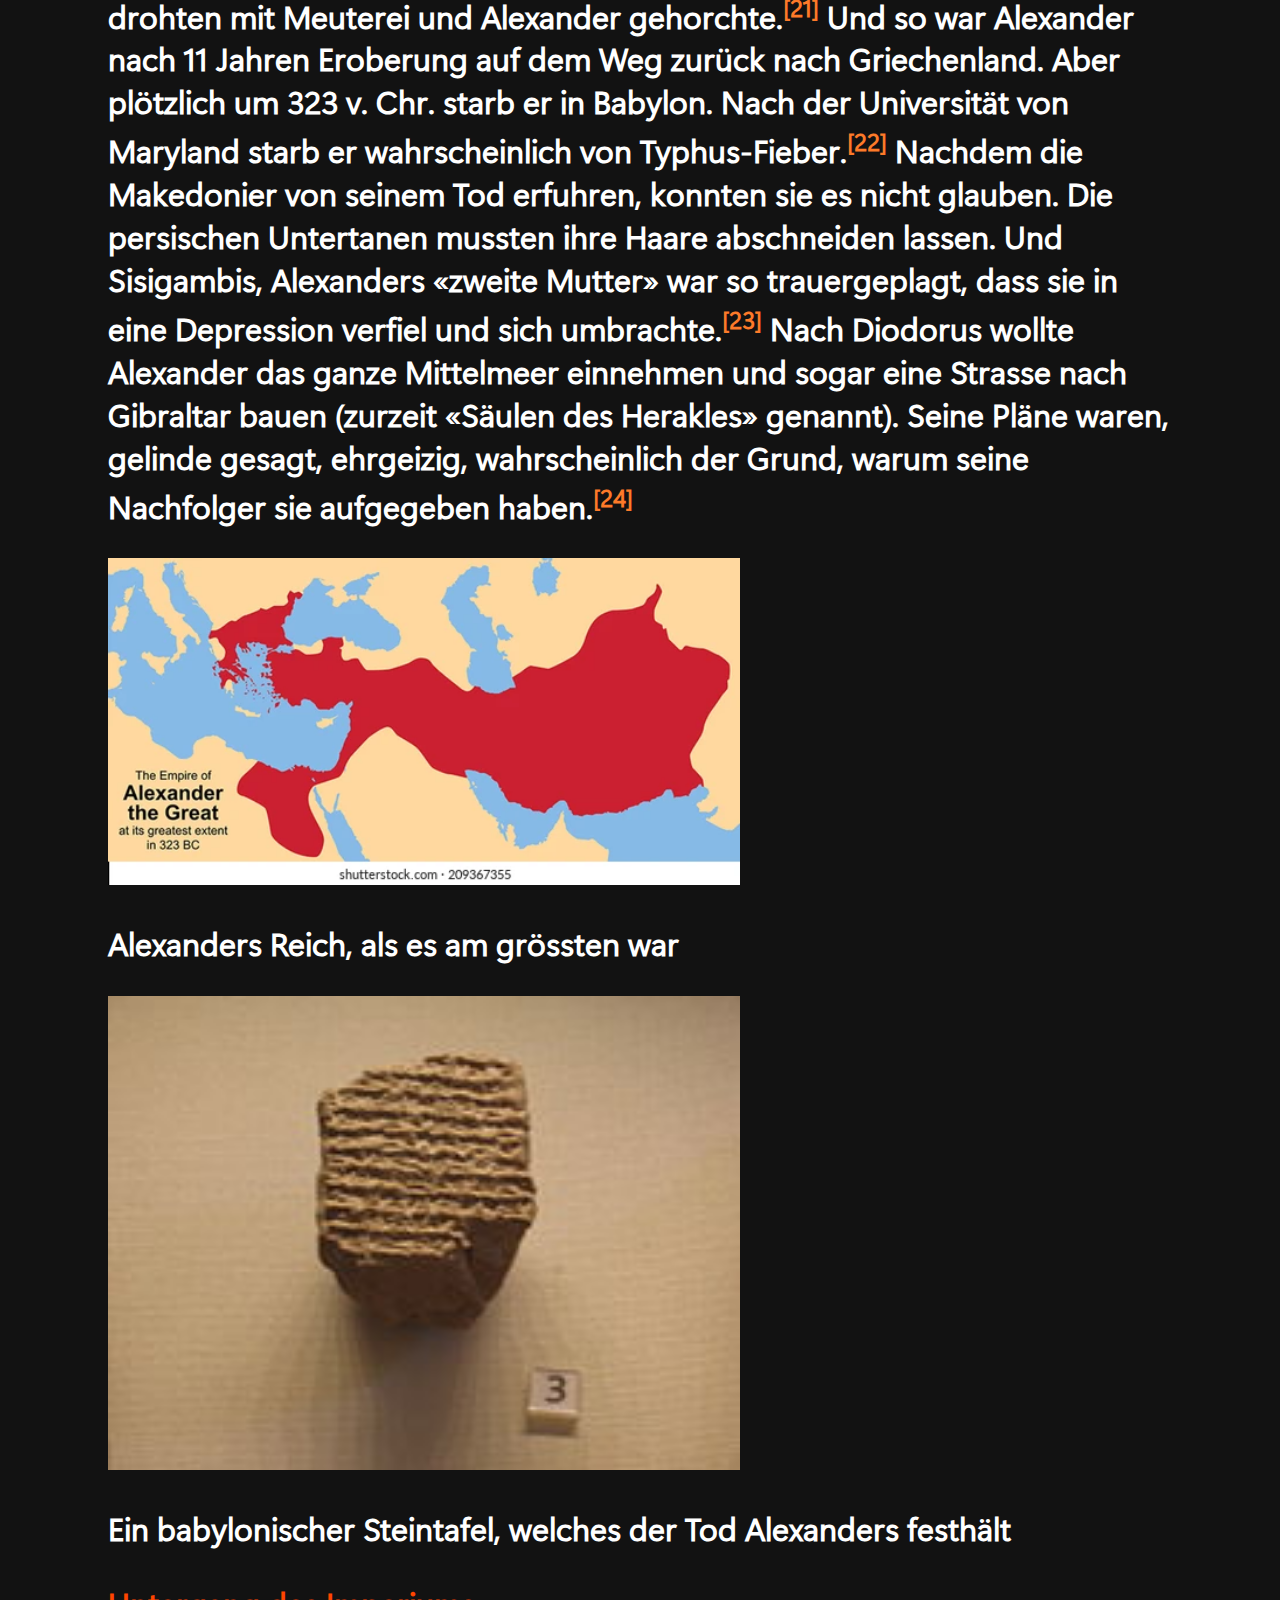
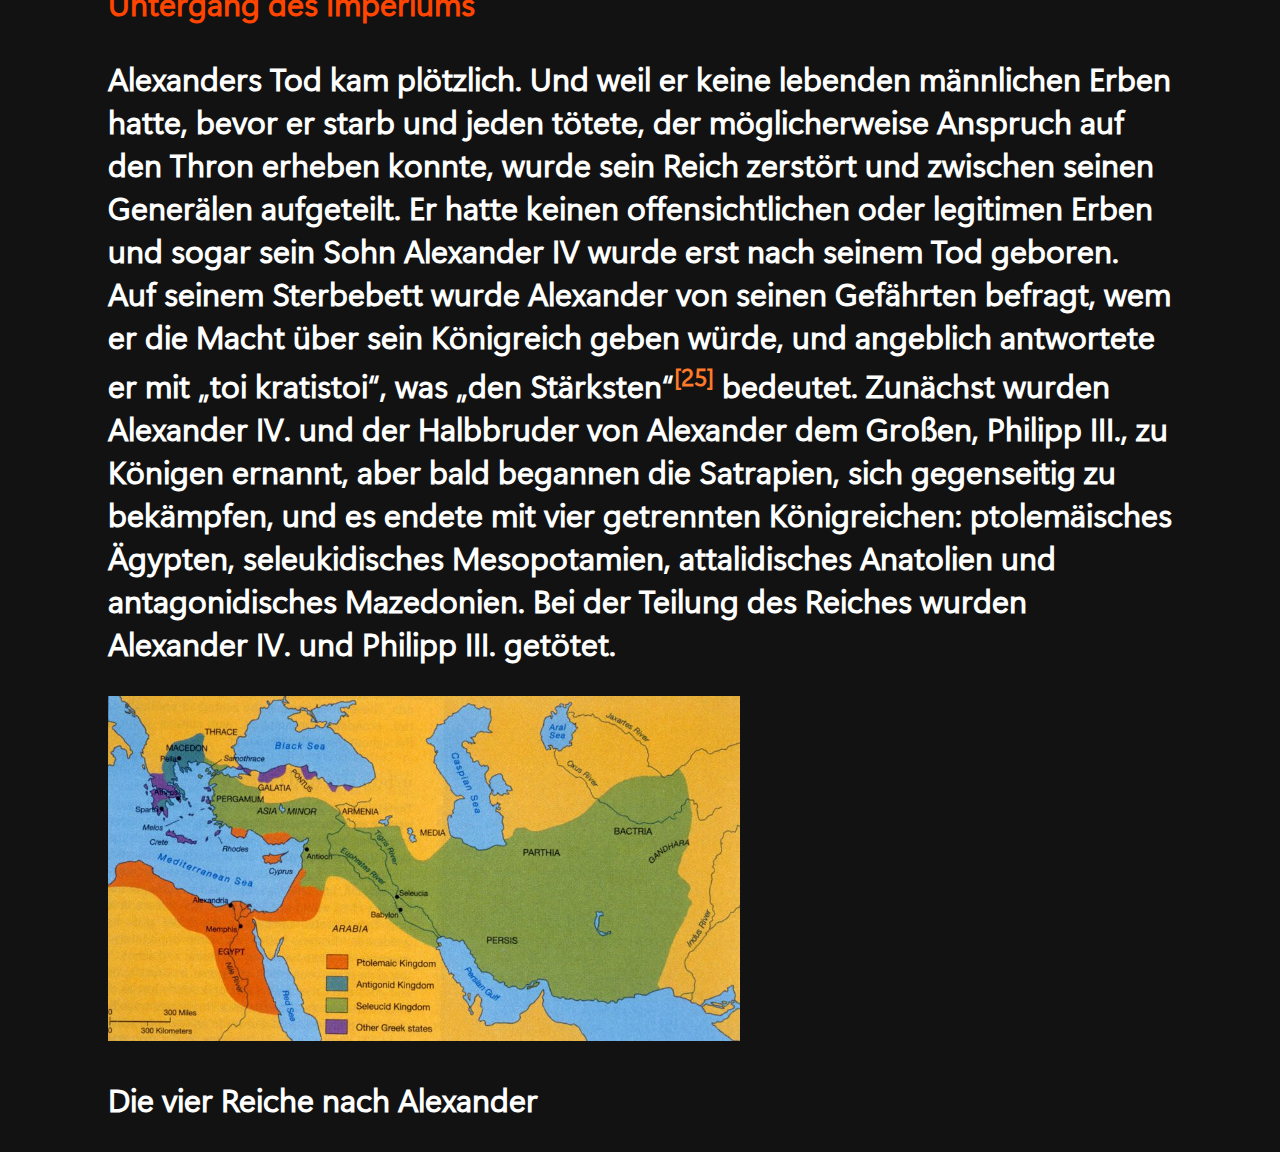
<file: journal/history/Alexander_The_Great/de/dark.html>
<!DOCTYPE html>
<html>

<head>
    <title>Alexander der Grosse</title>
    <link rel="shortcut icon" href="../../../../png.png" type="image/x-icon">
    <link id="stylesheet" rel="stylesheet" href="../../../../stylesheets/main_dark.css">
</head>

<body>
    <div class="topnav">
        <a href="../../../../index.html">Home</a>
        <a href="../../../all.html">Journal</a>
        <a href="../../history.html">Geschichte</a>
        <a class="active" href="light.html">Alexander der Grosse</a>
        <a class="site_settings" href="light.html">Hellmodus</a>
        <a class="site_settings" href="../de/dark.html">Deutsch</a>
        <a class="site_settings" href="../sources.html">Quellen</a>
    </div>

    <h1>Alexander der Grosse</h1>
    <div>
        <h2 id="childhood_adolescence">Kindheit und Jugend</h2>
        <p>Alexander der III. von Makedonien war am 20. Juli 356 v. Chr. in Pella<sup><a target="_blank" rel="norefferer noopener" style="padding: 0px;" class="reference" href="http://www.perseus.tufts.edu/hopper/text?doc=Perseus%3Atext%3A1999.01.0243%3Achapter%3D3%3Asection%3D3">[1]</a></sup>            geboren. Er war Sohn von Philipp der II. von Makedonien und Olympias von Epirus. Der junge Alexander war oft Führer der Makedonischen Armee, wenn sein Vater sich auf Feldzügen begab<sup><a target="_blank" rel="norefferer noopener" style="padding: 0px;" class="reference" href="http://www.perseus.tufts.edu/hopper/text?doc=Perseus%3Atext%3A1999.01.0243%3Achapter%3D9%3Asection%3D1">[2]</a></sup>,
            damit hatte er auch viel militärische Erfahrung. Eine weltbekannte Geschichte von seiner Kindheit ist die Zähmung von Bukephalos. Nach Plutarch hat er mit 10 oder 12 Jahre Bukephalos bekommen<sup><a target="_blank" rel="norefferer noopener" class="reference" style="padding: 0px;" href="http://www.perseus.tufts.edu/hopper/text?doc=Perseus%3Atext%3A1999.01.0243%3Achapter%3D6%3Asection%3D1">[3]</a></sup>,
            nachdem er erkannt hatte, dass das Pferd sich vor seinen eigenen Schatten Angst hatte. Nachdem Alexander das sogenannte unzähmbare Pferd gezähmt hatte, soll Philipp zu ihm gesagt haben: «O mein Sohn, suche dir ein Königreich, das dir gleich
            und würdig ist, denn Makedonien ist dir zu klein»<sup><a target="_blank" rel="norefferer noopener" class="reference" style="padding: 0px" href="http://www.perseus.tufts.edu/hopper/text?doc=Perseus%3Atext%3A1999.01.0243%3Achapter%3D6%3Asection%3D5">[4]</a></sup>            Als Alexander 13 Jahre alt, vor wurde, von der berühmten griechischen Philosoph Aristoteles gelehrt. Durch ihn entwickelte Alexander ein Interesse für Forschung und Wissenschaft.
        </p>

        <div id="row">
            <div id="column"><img src="../img/1024px-Alexander_Mosaic-high_res_fragment.jpg" alt=""></div>
            <p>Teil der Alexandermosaik welches Alexander dem Grossen zeigt</p>
        </div>
        <div id="row">
            <div id="column"><img src="../img/mosaic.1024x0.jpg" alt="whole mosaic"></div>
            <p>Alexandermosaik: Zeigt Schlacht von Issus, gefunden im Casa del Fauno</p>
        </div>
        <div id="row">
            <div id="column"><img src="../img/philip sculpture.jpg" alt="sculpture of philip II"></div>
            <p>Büste von Philip II</p>
        </div>
        <div id="row">
            <div id="column"><img src="../img/Olympias roman coin.jpg" alt="a roman coin depicting olympias: alexander's mother"></div>
            <p>Eine römische Münze auf dem Olympias, Alexanders Mutter, abgebildet ist</p>
        </div>

    </div>
    <div>
        <h2 id=" change_of_kings ">Thronfolge</h2>
        <p>Philipp wurde 336 v. Chr. in Aegae, der alten Hauptstadt Makedoniens, ermordet.<sup><a target="_blank " rel="norefferer noopener " class="reference " style="padding: 0px; " href="https://www.livius.org/sources/content/diodorus/the-death-of-philip/
                ">[5]</a></sup> Er war dort, um eine Hochzeit zu feiern. «Während der König das Theater der Stadt betrat, war er schutzlos, um den Anwesenden gegenüber freundlich zu erscheinen»<sup><a target="_blank " rel="norefferer noopener " class="reference " style="padding: 0px; " href="https://de.wikibrief.org/wiki/Philip_II_of_Macedon ">[6]</a></sup>            Pausanias von Orestis, einer seiner sieben Leibwächter, kam und erstach ihn. «Nachdem Philip getötet wurde, versuchte der Attentäter sofort zu fliehen und seine Fluchtpartner zu erreichen, die mit Pferden am Eingang von Aegae auf ihn warteten.
            Der Attentäter wurde von drei anderen Leibwächtern von Philip verfolgt, und während der Verfolgungsjagd stolperte er versehentlich über einen Weinstock»<sup><a target="_blank " rel="norefferer noopener " class="reference " style="padding:
                0px; " href="https://hmongwiki.de/wiki/Philip_II_of_Macedon ">[7]</a></sup> Anschliessend wurde er von den Leibwächtern auch erstochen.<sup><a target="_blank " rel="norefferer noopener " style="padding: 0px; " class="reference
                " href="http://www.perseus.tufts.edu/hopper/text?doc=Perseus%3Atext%3A1999.01.0084%3Abook%3D16%3Achapter%3D94%3Asection%3D4 ">[8]</a></sup> Es gibt Gerüchte, dass Alexander und/oder seine Mutter Pausanias benutzten, um den Thron zu besteigen,
            aber es gibt keine konkreten Beweise. Alexander, um seine Macht zu festlegen, liess alle Thronkandidaten zu töten, die versucht haben könnten, König zu werden. Ein paar Monate nachdem er König wurde, ging er auf einen Feldzug im Balkan, um
            alle rebellierenden Stämme unterzuwerfen.<sup><a target="_blank " rel="norefferer noopener " class="reference " style="padding: 0px;
                " href="http://www.perseus.tufts.edu/hopper/text?doc=Perseus%3Atext%3A1999.01.0243%3Achapter%3D11%3Asection%3D3 ">[9]</a></sup> Der Feldzug war erfolgreich und Alexander konnte sich nun den Persern stellen, denn seine Macht in Makedonien
            war nun unbestritten.</p>
        <div id="row ">
            <div id="column "><img src="../img/philip's empire.png" alt="Philip II Reich"></div>
            <p>Eine Karte welches Makedonien unter Philip II zeigt</p>
        </div>
        <div id="row">
            <div id="column"><img src="../img/pausanias assassinates philip.jpg" alt="pausanias assassinates philip"></div>
            <p>Pausanias tötet Philip II</p>
        </div>
    </div>
    <div>
        <h2 id="persians ">Die Perser</h2>
        <p>Persien galt als eine der ersten wahren Supermächte der Geschichte. Ein bisschen wie die Vereinigten Staaten heute. Es erstreckte sich von Indien über Ägypten bis nach Griechenland. Und nachdem es Alexander gelungen war, seine Macht in Makedonien
            zu festigen, unternahm er eine 11-jährige Eroberung, um dieses riesige Reich zu erobern.<sup><a target="_blank" rel="norefferer noopener" class="reference" style="padding: 0px;" href="http://www.perseus.tufts.edu/hopper/text?doc=Perseus%3Atext%3A1999.01.0243%3Achapter%3D16%3Asection%3D2">[10]</a></sup>            Aber es sei darauf hingewiesen, dass es Alexanders Vater, Philipp II., war, der Makedoniens Armee von einer als barbarisch angesehenen Armee zu einer der gefürchtetsten Kampfmaschinen jener Zeit machte.<sup><a target="_blank" rel="norefferer noopener" class="reference" style="padding: 0px;" href="http://www.perseus.tufts.edu/hopper/text?doc=Perseus%3Atext%3A1999.01.0084%3Abook%3D16%3Achapter%3D3%3Asection%3D2">[11]</a></sup>            Philip hatte seine eigenen Pläne, Persien zu erobern, aber kurz nachdem er den Hellespont in persisches Gebiet überquert hatte, wurde er ermordet. Damit war der junge Alexander für den Kampf gegen die Perser verantwortlich. Er war 50 Mal in
            der Unterzahl. «Aber es gab auch Anzeichen dafür, dass das persische Reich bereits im Niedergang war»<sup><a target="_blank" rel="norefferer noopener" class="reference" style="padding: 0px;" href="https://besettled.org/de/wie-alexander-der-gro%C3%9Fe-das-persische-reich-eroberte/">[12]</a></sup>            Nachdem sie einige demütigende Niederlagen erlitten hatten, hörten sie auf zu expandieren. Darüber hinaus erlebte es während des Jahrhunderts vor Alexanders Herrschaft einen Bürgerkrieg. Nichtsdestotrotz waren die Perser mehr und Alexander
            sollte getestet werden, ob er ein würdiger Nachfolger von Philip ist.</p>
        <div id="row">
            <div id="column">
                <img src="../img/darius III.jpg" alt="Darius III">
                <p>Teil der Alexandermosaik welches Dareios III zeigt</p>
                <img src="../img/persian_empire.jpg" alt="Persisches Reich">
                <p>Eine Karte des persischen Reiches zur Zeit von Dareios III</p>
            </div>
        </div>
    </div>
    <div>
        <h2 id="issus_gaugamela ">Issos und Gaugamela</h2>
        <p>An der Küstenstadt von Issos trafen sich die beiden Armeen.<sup><a target="_blank" rel="norefferer noopener" style="padding: 0px;" class="reference" href="http://www.perseus.tufts.edu/hopper/text?doc=Perseus%3Atext%3A1999.01.0084%3Abook%3D17%3Achapter%3D33">[13]</a></sup>            Die Perser waren wie gedacht, in der Überzahl. Aber sie wählten einen schlechten Ort für den Kampf. Obwohl Darius’ Armee viel grösser war als die von Alexander, wählte er einen schlechten Ort für den Kampf, der schliesslich ein schmaler Landstreifen
            zwischen einem Bergrücken und dem Meer war, der seinen Zahlenvorteil neutralisierte. Als es klar wurde, dass Darius am Verlieren war, floh er<sup><a target="_blank" rel="norefferer noopener" class="reference" style="padding: 0px;" href="http://www.perseus.tufts.edu/hopper/text?doc=Perseus%3Atext%3A1999.01.0084%3Abook%3D17%3Achapter%3D37">[14]</a></sup>            und liess seine Mutter und Frau mit der Armee zurück. Alexander aber, respektierte Sisigambis (Dareios’ Mutter) auch wenn er sie einfach töten lassen konnte und nannte sie auch «Mutter»<sup><a target="_blank" rel="norefferer noopener" class="reference" style="padding: 0px;" href="http://www.perseus.tufts.edu/hopper/text?doc=Perseus%3Atext%3A1999.01.0084%3Abook%3D17%3Achapter%3D37%3Asection%3D6">[15]</a></sup>            Die beiden Armeen würden sich erst in zwei Jahren treffen. Darius rief Verstärkung aus dem Osten an und Alexander ging auf eine Eroberungsreise nach Ägypten, wo er zum Pharao ausgerufen wurde und Titel wie „Sohn des Ra“ oder „Geliebter des
            Amun“ erhielt.<sup><a target="_blank" rel="norefferer noopener" class="reference" style="padding: 0px;" href="http://www.perseus.tufts.edu/hopper/text?doc=Perseus%3Atext%3A1999.01.0084%3Abook%3D17%3Achapter%3D49">[16]</a></sup> Darius wollte
            die Schlacht so lange wie möglich hinauszögern, kam dann aber zu dem Schluss, dass es ein unvermeidlicher Kampf war. Er entschied sich für einen Standort in der Nähe der Stadt Gaugamela<sup><a target="_blank" rel="norefferer noopener" class="reference" style="padding: 0px;" href="http://www.perseus.tufts.edu/hopper/text?doc=Perseus%3Atext%3A1999.01.0084%3Abook%3D17%3Achapter%3D53">[17]</a></sup>            (Schlacht von Gaugamela wird in manchen Quellen als Schlacht von Arbela genannt), einem breiten flachen Tal, das es ihnen ermöglichen würde, ihre Zahlen gegen Alexander einzusetzen. Es wird gesagt, dass er den Boden sogar noch weiter ebnete,
            damit seine Streitwagen hindurchfahren konnten. Aber Alexander erlaubte ihm nicht, ihn auszutricksen. Er lagerte die makedonische Armee in den Hügeln über dem Schlachtfeld, um aufzutanken und sich auszuruhen<sup><a target="_blank" rel="norefferer noopener" class="reference" style="padding: 0px;" href="http://www.perseus.tufts.edu/hopper/text?doc=Perseus%3Atext%3A1999.01.0084%3Abook%3D17%3Achapter%3D55">[18]</a></sup>            , während er einen Plan entwarf. Die Perser, die einen Nachtangriff befürchteten, blieben die ganze Nacht in bereiter Formation und warteten gespannt auf einen Angriff, der nie kam. Dann schliesslich, im Morgengrauen, schlugen die Makedonier
            zu.
            <sup><a target="_blank" rel="norefferer noopener" class="reference" style="padding: 0px;" href="http://www.perseus.tufts.edu/hopper/text?doc=Perseus%3Atext%3A1999.01.0084%3Abook%3D17%3Achapter%3D58">[19]</a></sup> Er bewegte seine gesamte
            Armee zuerst nach rechts, und als Darius antwortete, bewegte er sie schnell wieder nach links und überholte die persische Armee. Denken Sie daran, Alexander hatte 50.000 Leute, Darius hatte fünfmal so viel, also war es schwieriger, schnell
            zu reagieren. Darius floh zu Pferd, wurde aber später von seinem eigenen Cousin ermordet.<sup><a target="_blank" rel="norefferer noopener" class="reference" style="padding: 0px;" href="http://www.perseus.tufts.edu/hopper/text?doc=Perseus%3Atext%3A1999.01.0084%3Abook%3D17%3Achapter%3D73">[20]</a></sup>            Der Cousin übergab später Darius’ Kopf als Tribut an Alexander und hoffte wahrscheinlich auch, dass er sein Leben verschonen würde. Verblüfft von der verräterischen Tat ließ er den Mann foltern und hinrichten, bevor er sich selbst zum unbestrittenen
            König von Makedonien, Griechenland und Persien erklärte.
        </p>
        <div id="row">
            <div id="column"><img src="../img/alexander hieroglyphs.jpg" alt="alexander's name in hieroglyphs"></div>
            <p>Alexanders Name in Hieroglyphen geschrieben</p>
        </div>
    </div>
    <div>
        <h2 id="return_death ">Rückkehr und Tod</h2>
        <p>Alexander übernahm dann weiterhin das gesamte persische Reich bis zum Ganges. Zu diesem Zeitpunkt waren die Soldaten müde und erschöpft, sie drohten mit Meuterei und Alexander gehorchte.<sup><a target="_blank" rel="norefferer noopener" class="reference" style="padding: 0px;" href="https://penelope.uchicago.edu/Thayer/E/Roman/Texts/Diodorus_Siculus/17E*.html#94.5">[21]</a></sup>            Und so war Alexander nach 11 Jahren Eroberung auf dem Weg zurück nach Griechenland. Aber plötzlich um 323 v. Chr. starb er in Babylon. Nach der Universität von Maryland starb er wahrscheinlich von Typhus-Fieber.<sup><a target="_blank" rel="norefferer noopener" class="reference" style="padding: 0px;" href="http://www.perseus.tufts.edu/hopper/text?doc=Plut.+Alex.+76.1&fromdoc=Perseus%3Atext%3A1999.01.0243">[22]</a></sup>            Nachdem die Makedonier von seinem Tod erfuhren, konnten sie es nicht glauben. Die persischen Untertanen mussten ihre Haare abschneiden lassen. Und Sisigambis, Alexanders «zweite Mutter» war so trauergeplagt, dass sie in eine Depression verfiel
            und sich umbrachte.<sup><a target="_blank" rel="norefferer noopener" class="reference" style="padding: 0px;" href="http://www.perseus.tufts.edu/hopper/text?doc=Perseus%3Atext%3A1999.01.0084%3Abook%3D17%3Achapter%3D118%3Asection%3D3">[23]</a></sup>            Nach Diodorus wollte Alexander das ganze Mittelmeer einnehmen und sogar eine Strasse nach Gibraltar bauen (zurzeit «Säulen des Herakles» genannt). Seine Pläne waren, gelinde gesagt, ehrgeizig, wahrscheinlich der Grund, warum seine Nachfolger
            sie aufgegeben haben.<sup><a target="_blank" rel="norefferer noopener" class="reference" style="padding: 0px;" href="https://penelope.uchicago.edu/Thayer/E/Roman/Texts/Diodorus_Siculus/18A*.html#4.1">[24]</a></sup></p>
        <div id="row">
            <div id="column">
                <img src="../img/empire-alexander-great-greatest-extent-260nw-209367355.webp" alt=" Alexanders Reich ">
                <p>Alexanders Reich, als es am grössten war</p>
            </div>
            <div id="column">
                <img src="../img/babylonian  stone tablet alexanders death.jpg" alt="a bablyonian stone table recording alexander's death">
                <p>Ein babylonischer Steintafel, welches der Tod Alexanders festhält</p>
            </div>
        </div>
    </div>
    <div>
        <h2 id="downfall ">Untergang des Imperiums</h2>
        <p>
            Alexanders Tod kam plötzlich. Und weil er keine lebenden männlichen Erben hatte, bevor er starb und jeden tötete, der möglicherweise Anspruch auf den Thron erheben konnte, wurde sein Reich zerstört und zwischen seinen Generälen aufgeteilt. Er hatte keinen
            offensichtlichen oder legitimen Erben und sogar sein Sohn Alexander IV wurde erst nach seinem Tod geboren. Auf seinem Sterbebett wurde Alexander von seinen Gefährten befragt, wem er die Macht über sein Königreich geben würde, und angeblich
            antwortete er mit „toi kratistoi“, was „den Stärksten“<sup><a target="_blank" rel="norefferer noopener" class="reference" style="padding: 0px;" href="http://www.perseus.tufts.edu/hopper/text?doc=Perseus%3Atext%3A1999.01.0084%3Abook%3D17%3Achapter%3D117">[25]</a></sup>            bedeutet. Zunächst wurden Alexander IV. und der Halbbruder von Alexander dem Großen, Philipp III., zu Königen ernannt, aber bald begannen die Satrapien, sich gegenseitig zu bekämpfen, und es endete mit vier getrennten Königreichen: ptolemäisches
            Ägypten, seleukidisches Mesopotamien, attalidisches Anatolien und antagonidisches Mazedonien. Bei der Teilung des Reiches wurden Alexander IV. und Philipp III. getötet.
        </p>
        <div id="row ">
            <div id="column "><img src="../img/4 empires after alexander.jpg " alt="4 Reiche nach Alexander "></div>
            <p>Die vier Reiche nach Alexander</p>
        </div>
    </div>
    <script src="../../../../javascript/js.js "></script>
</body>

</html>

</html>
</file>
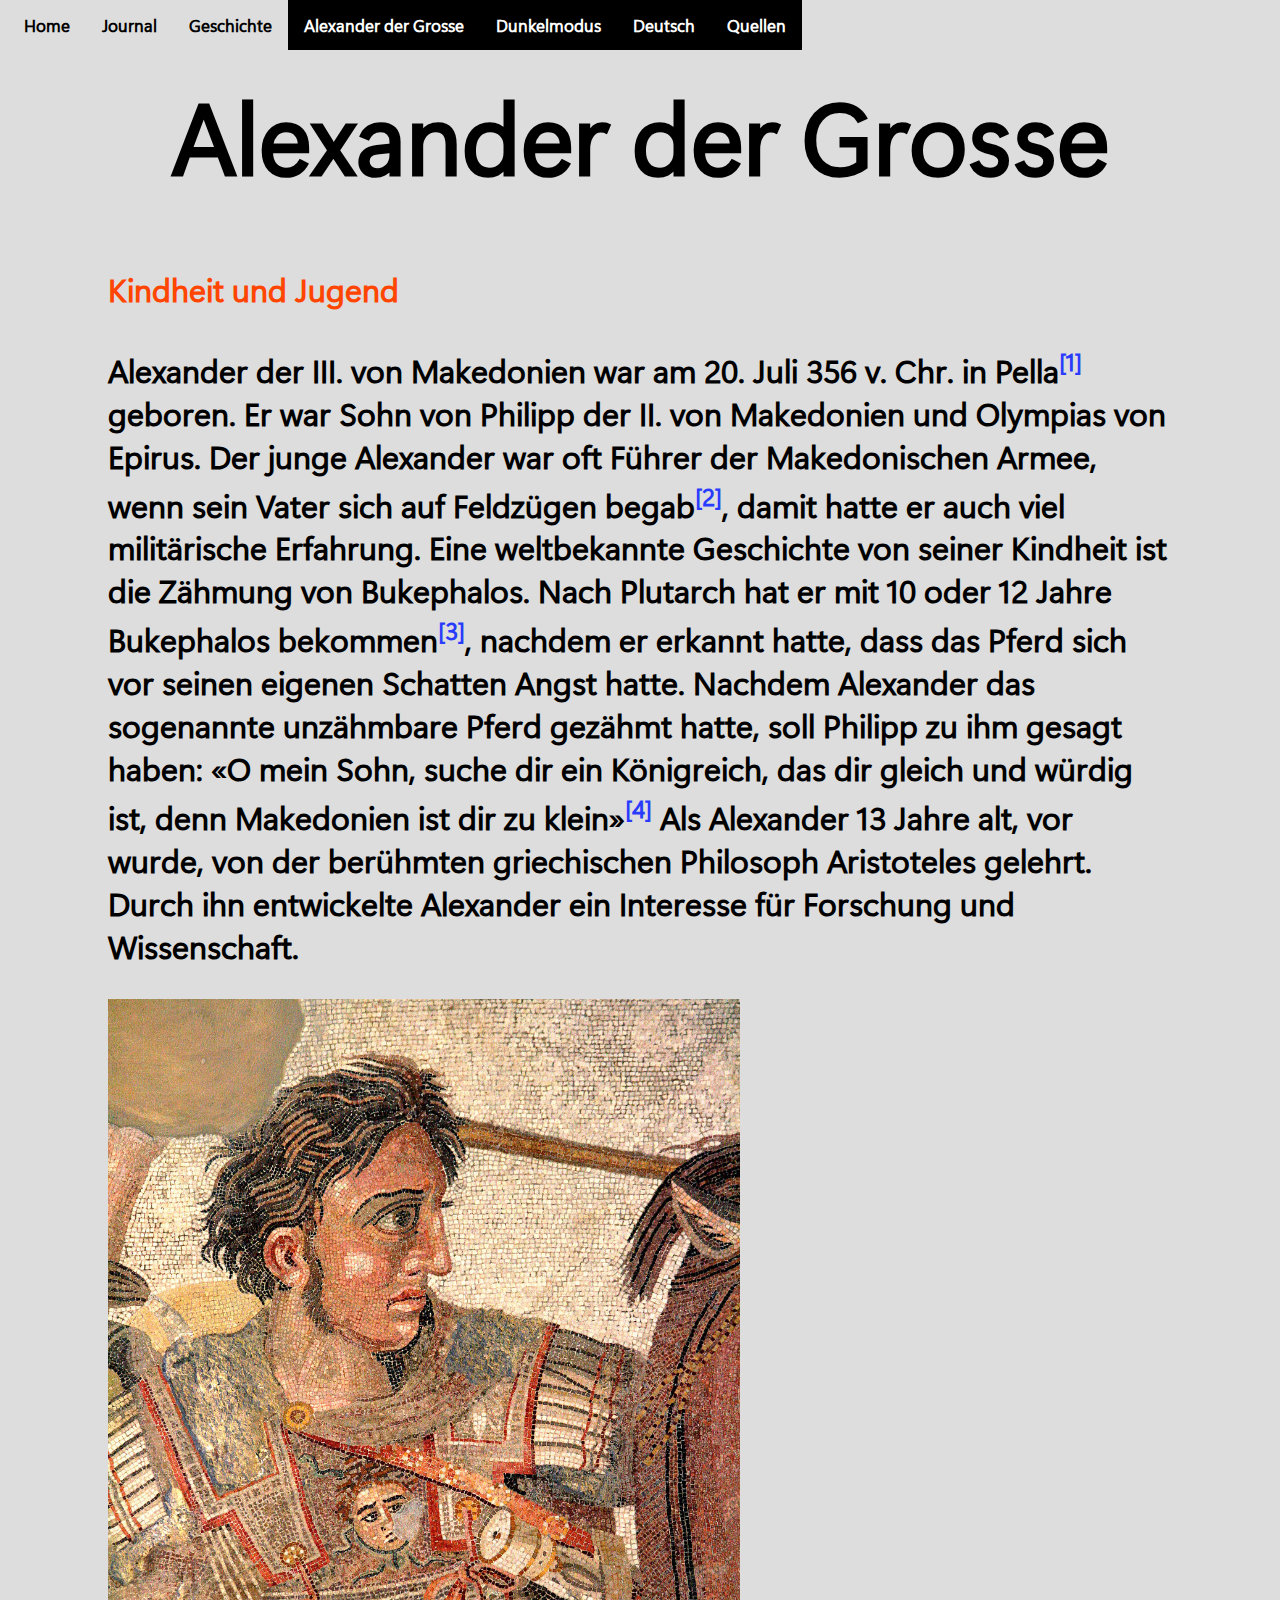
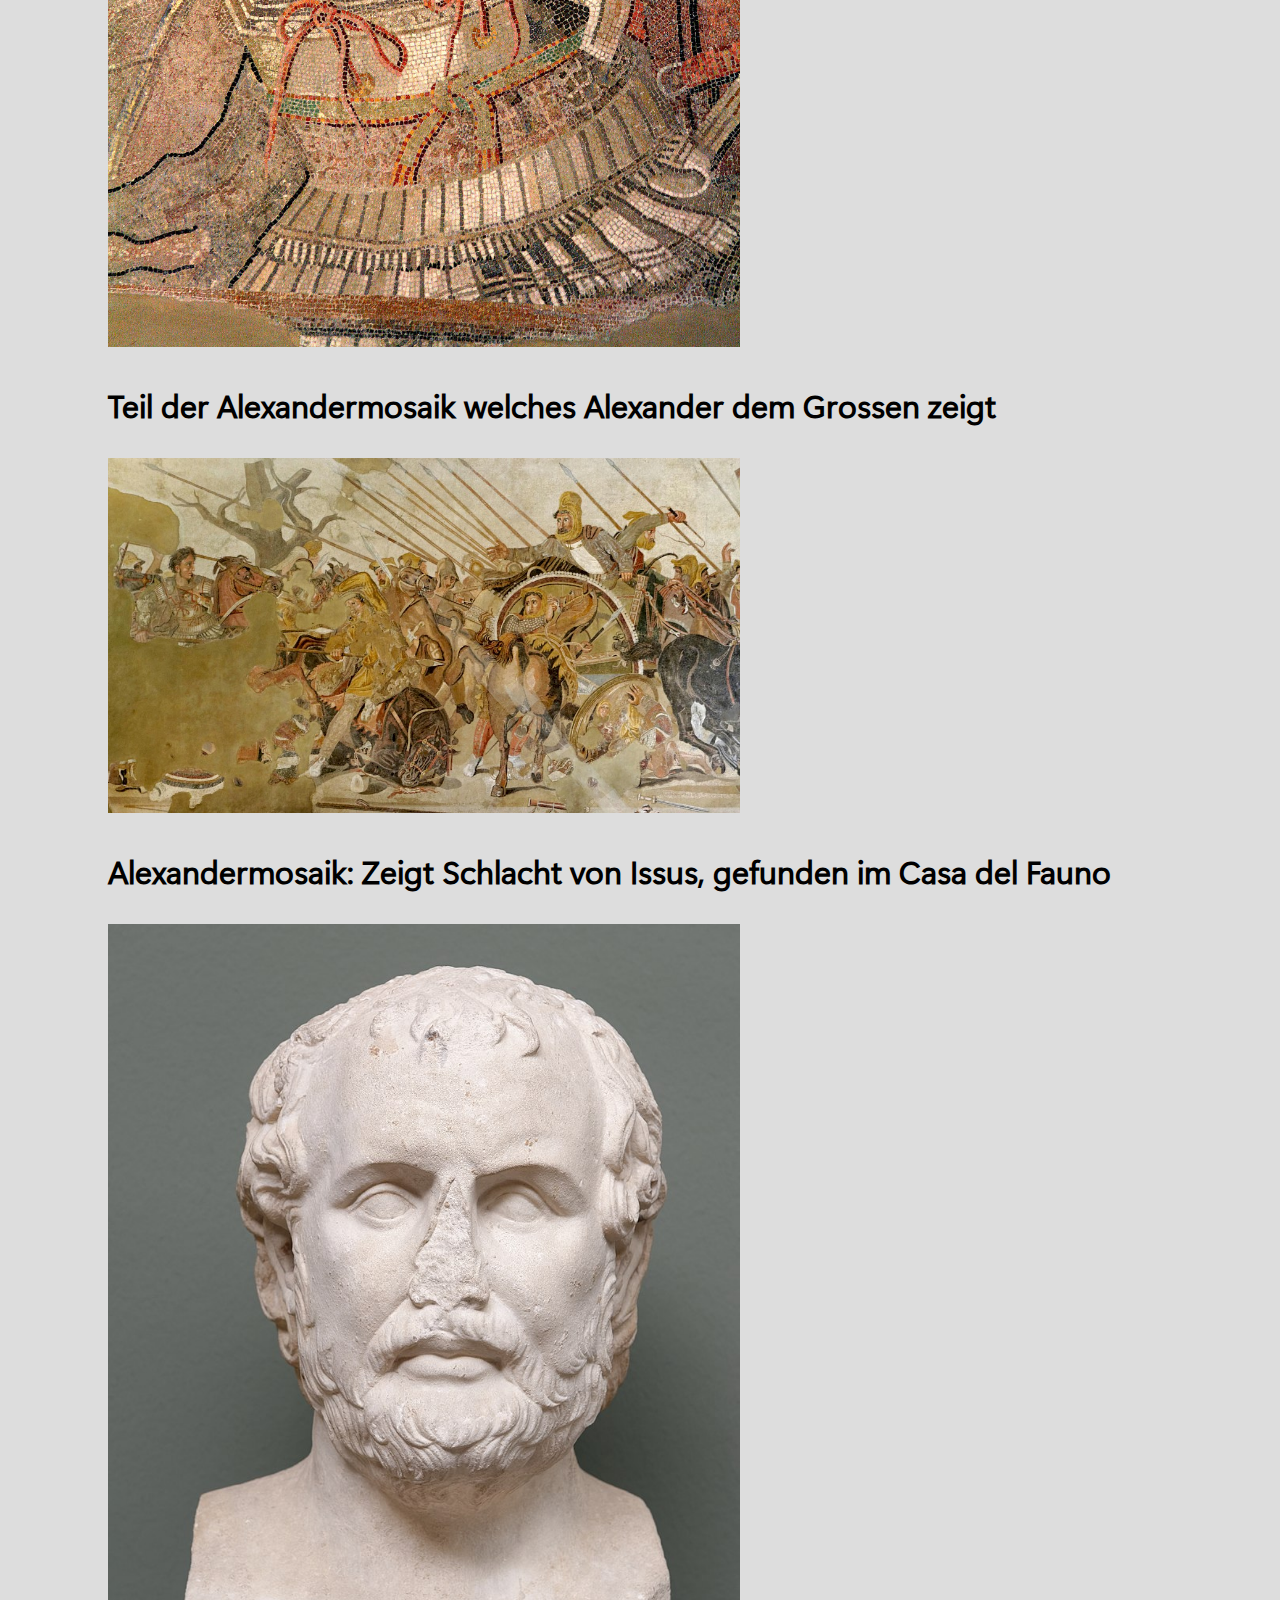
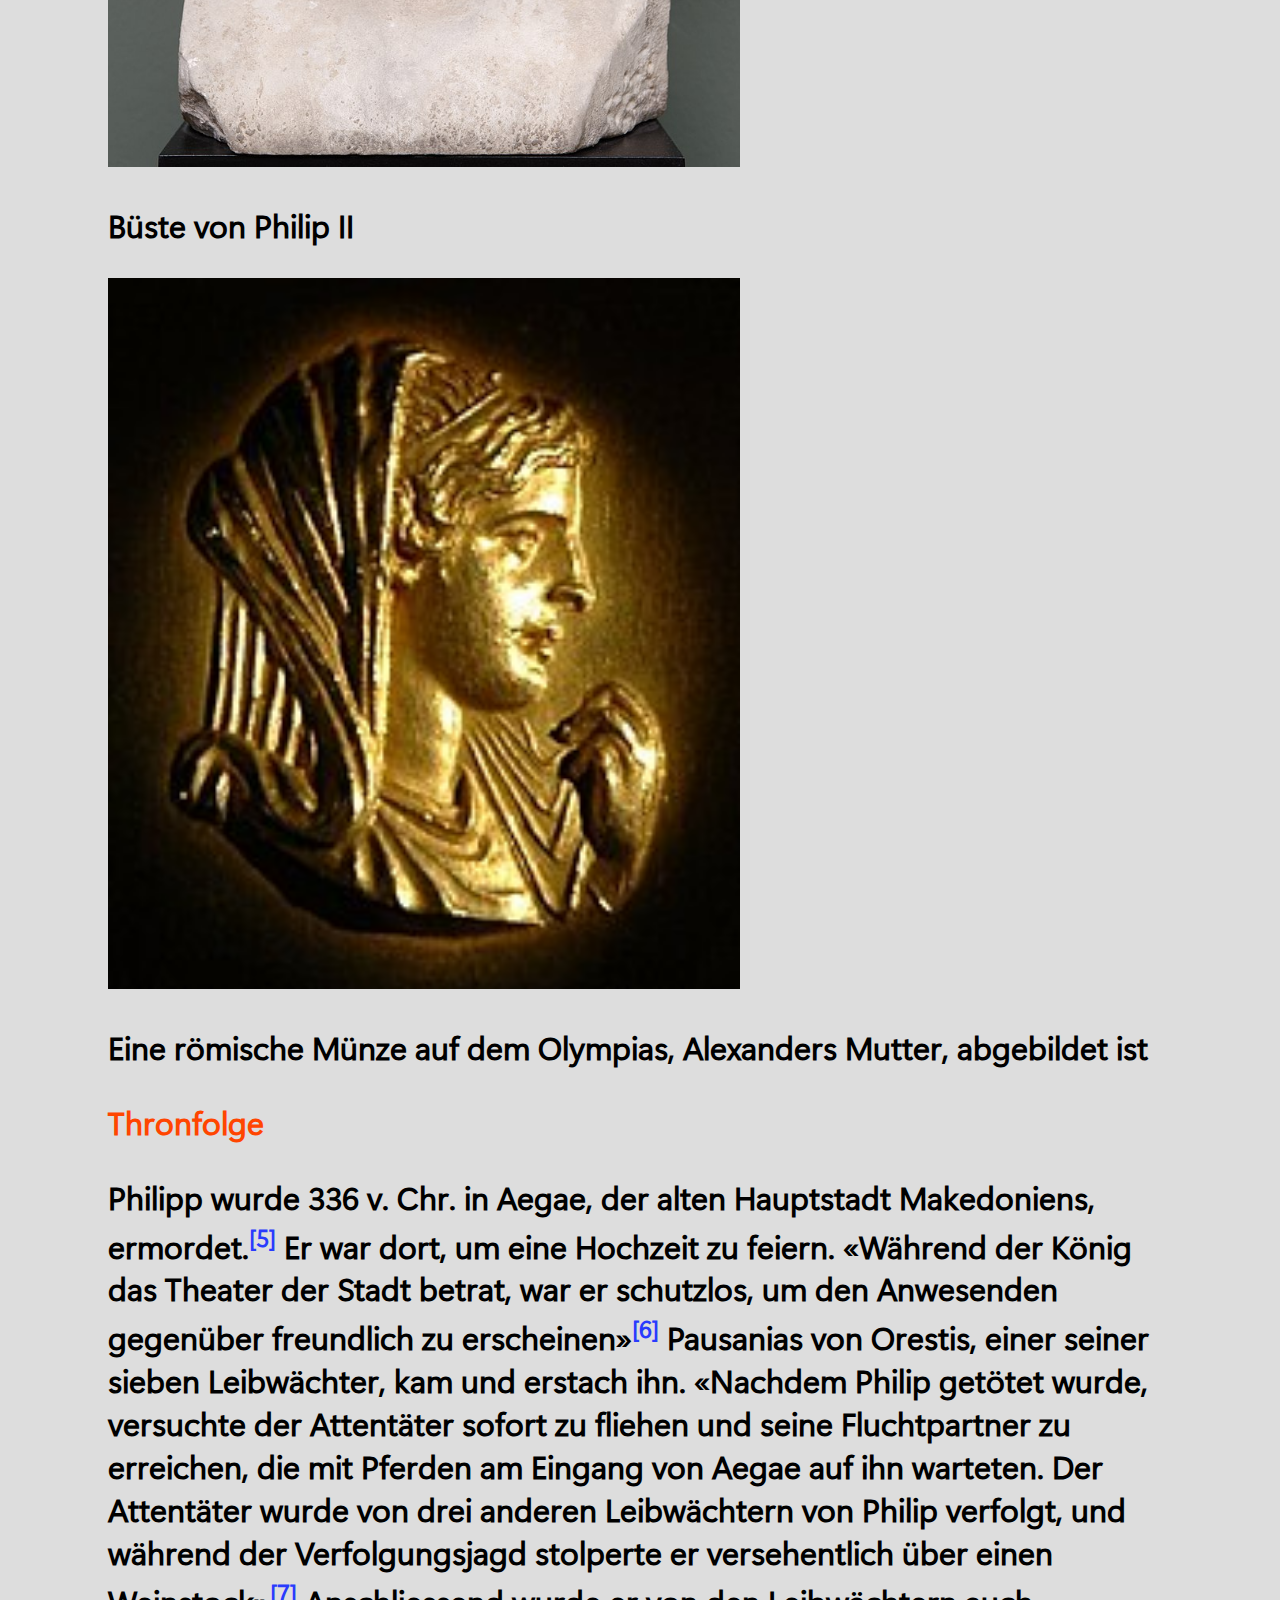
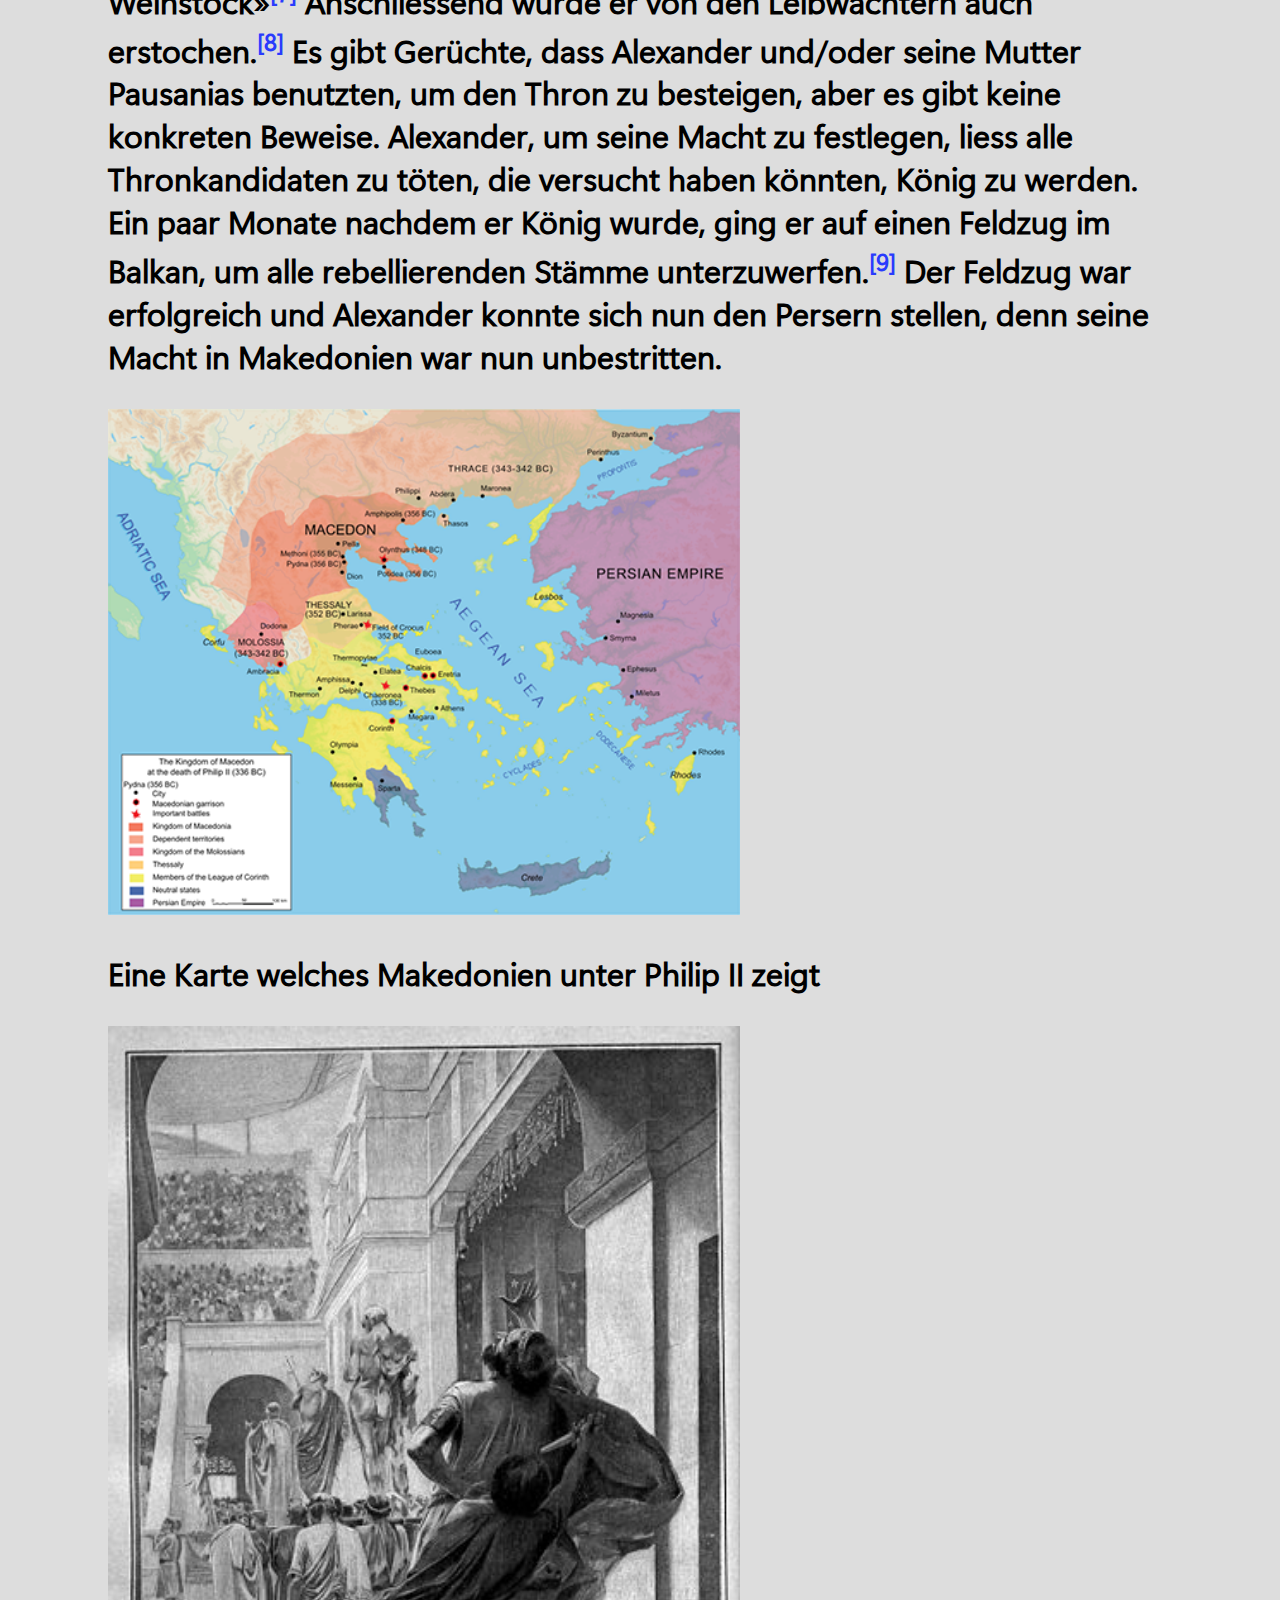
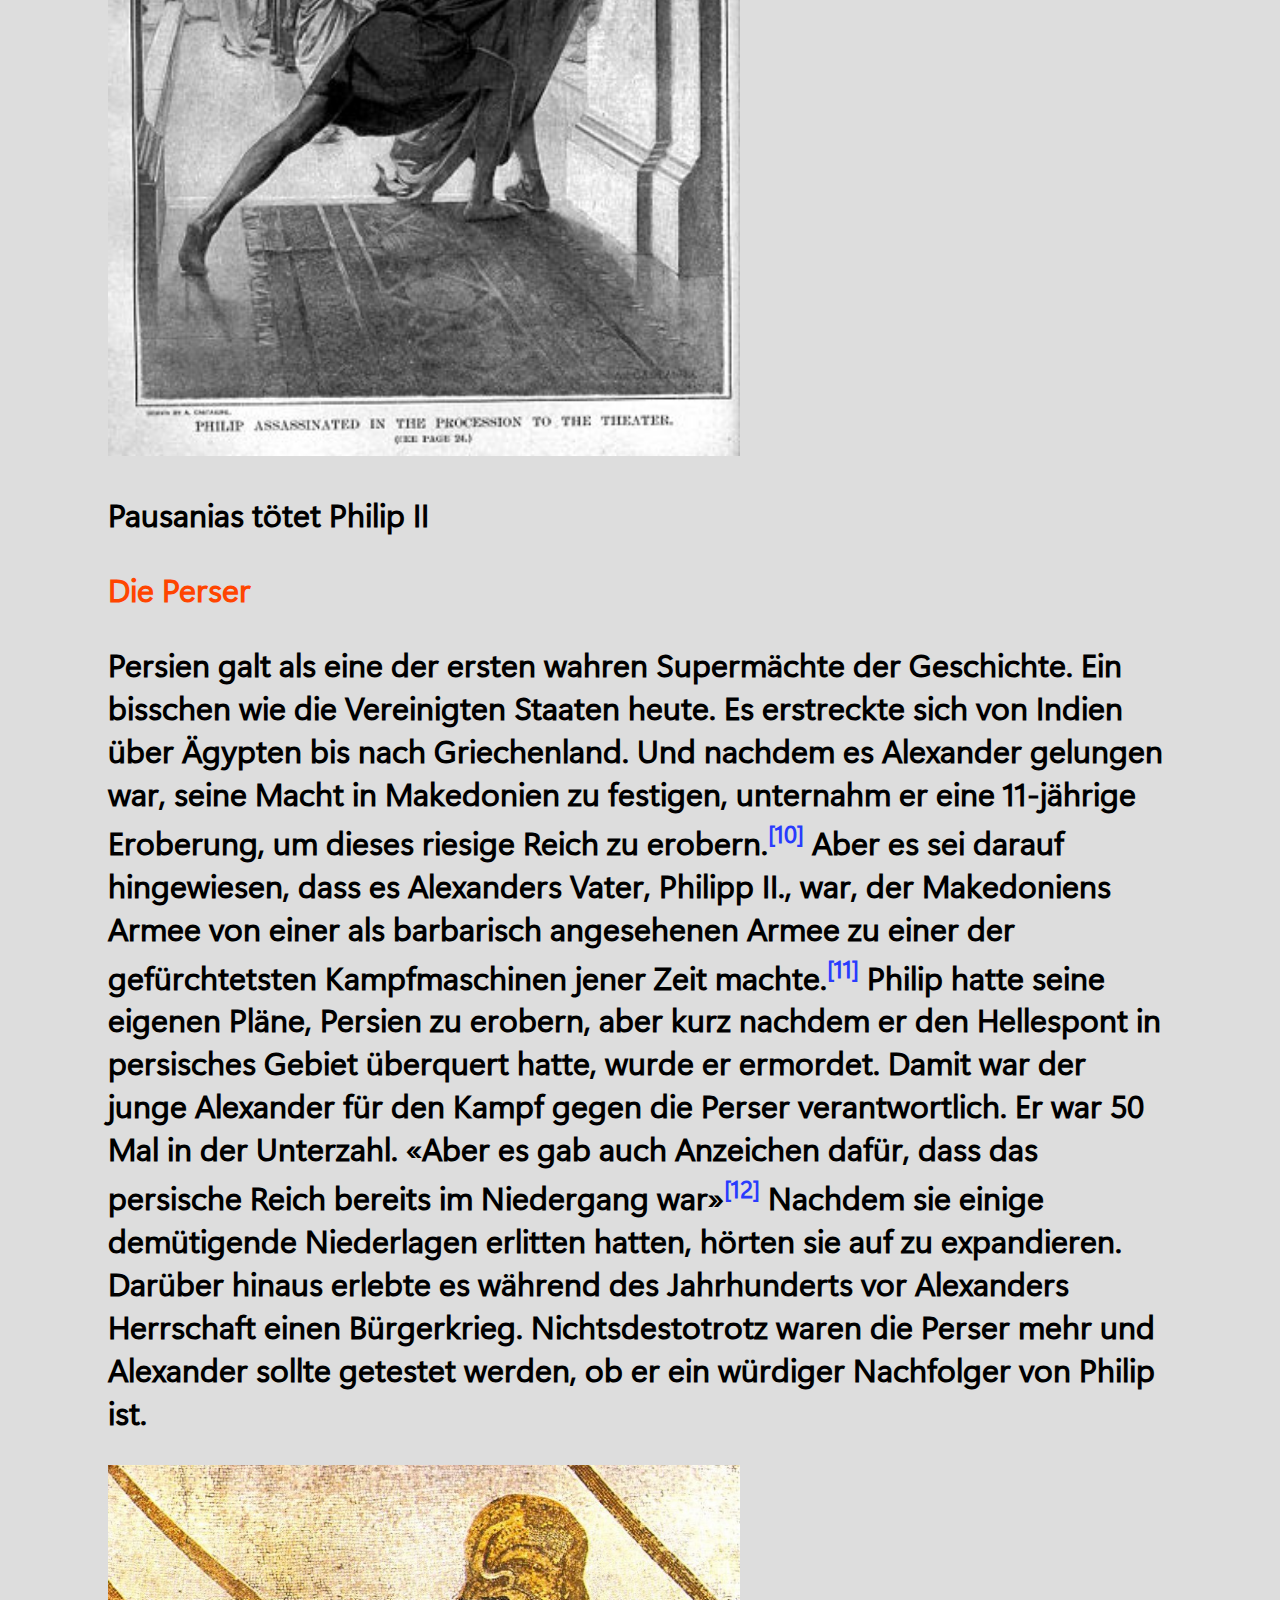
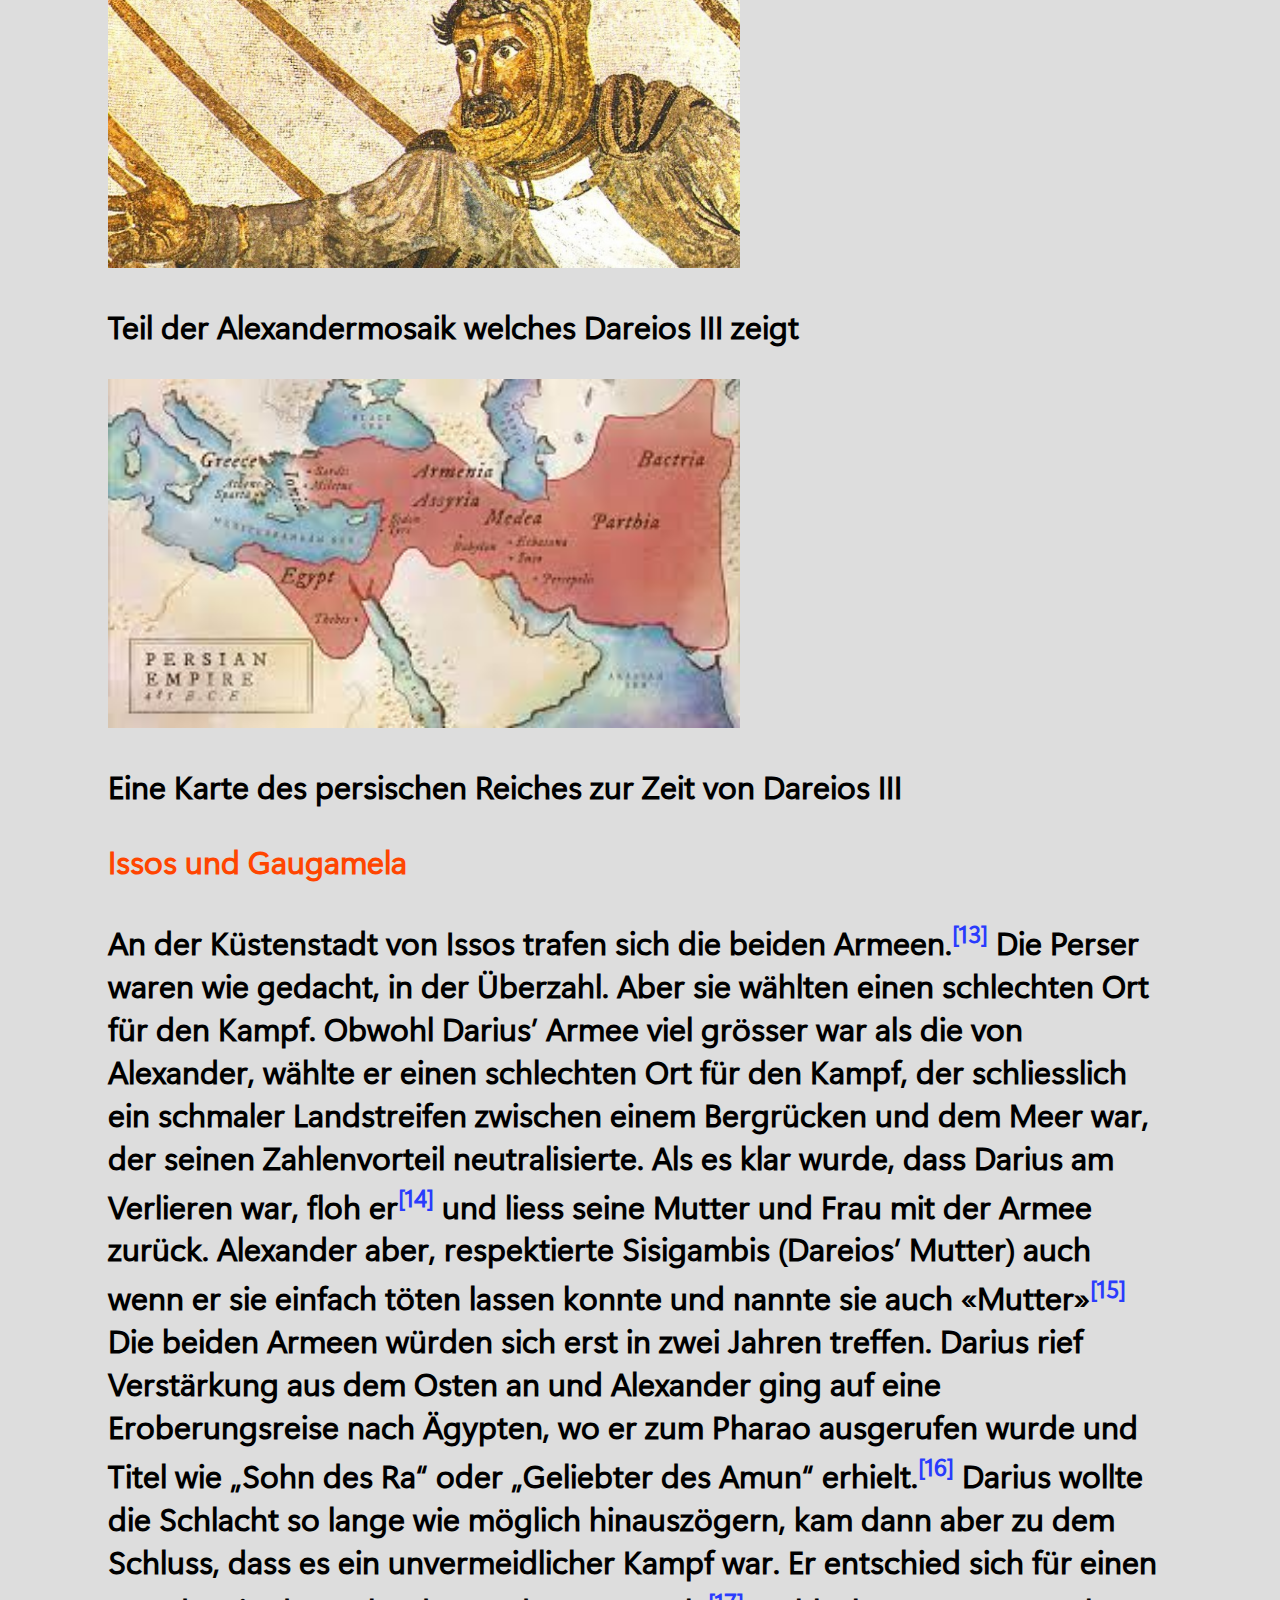
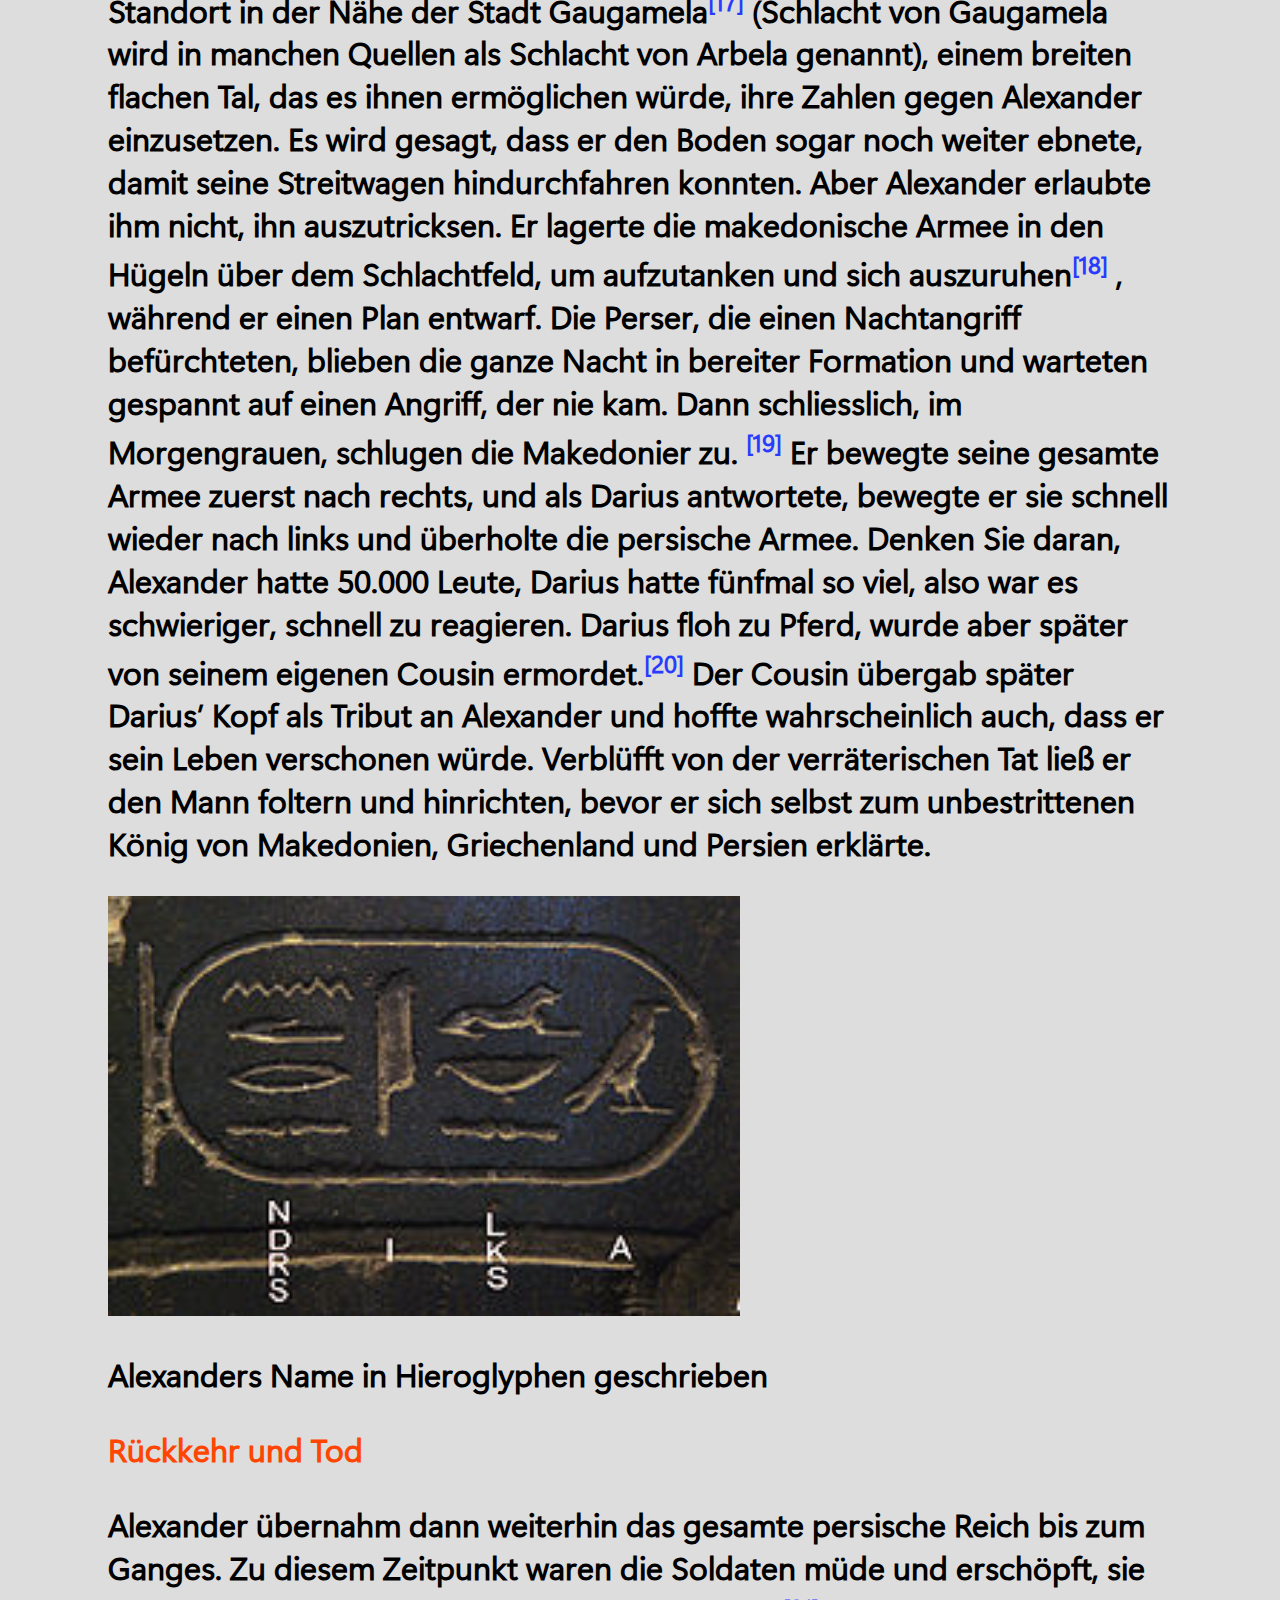
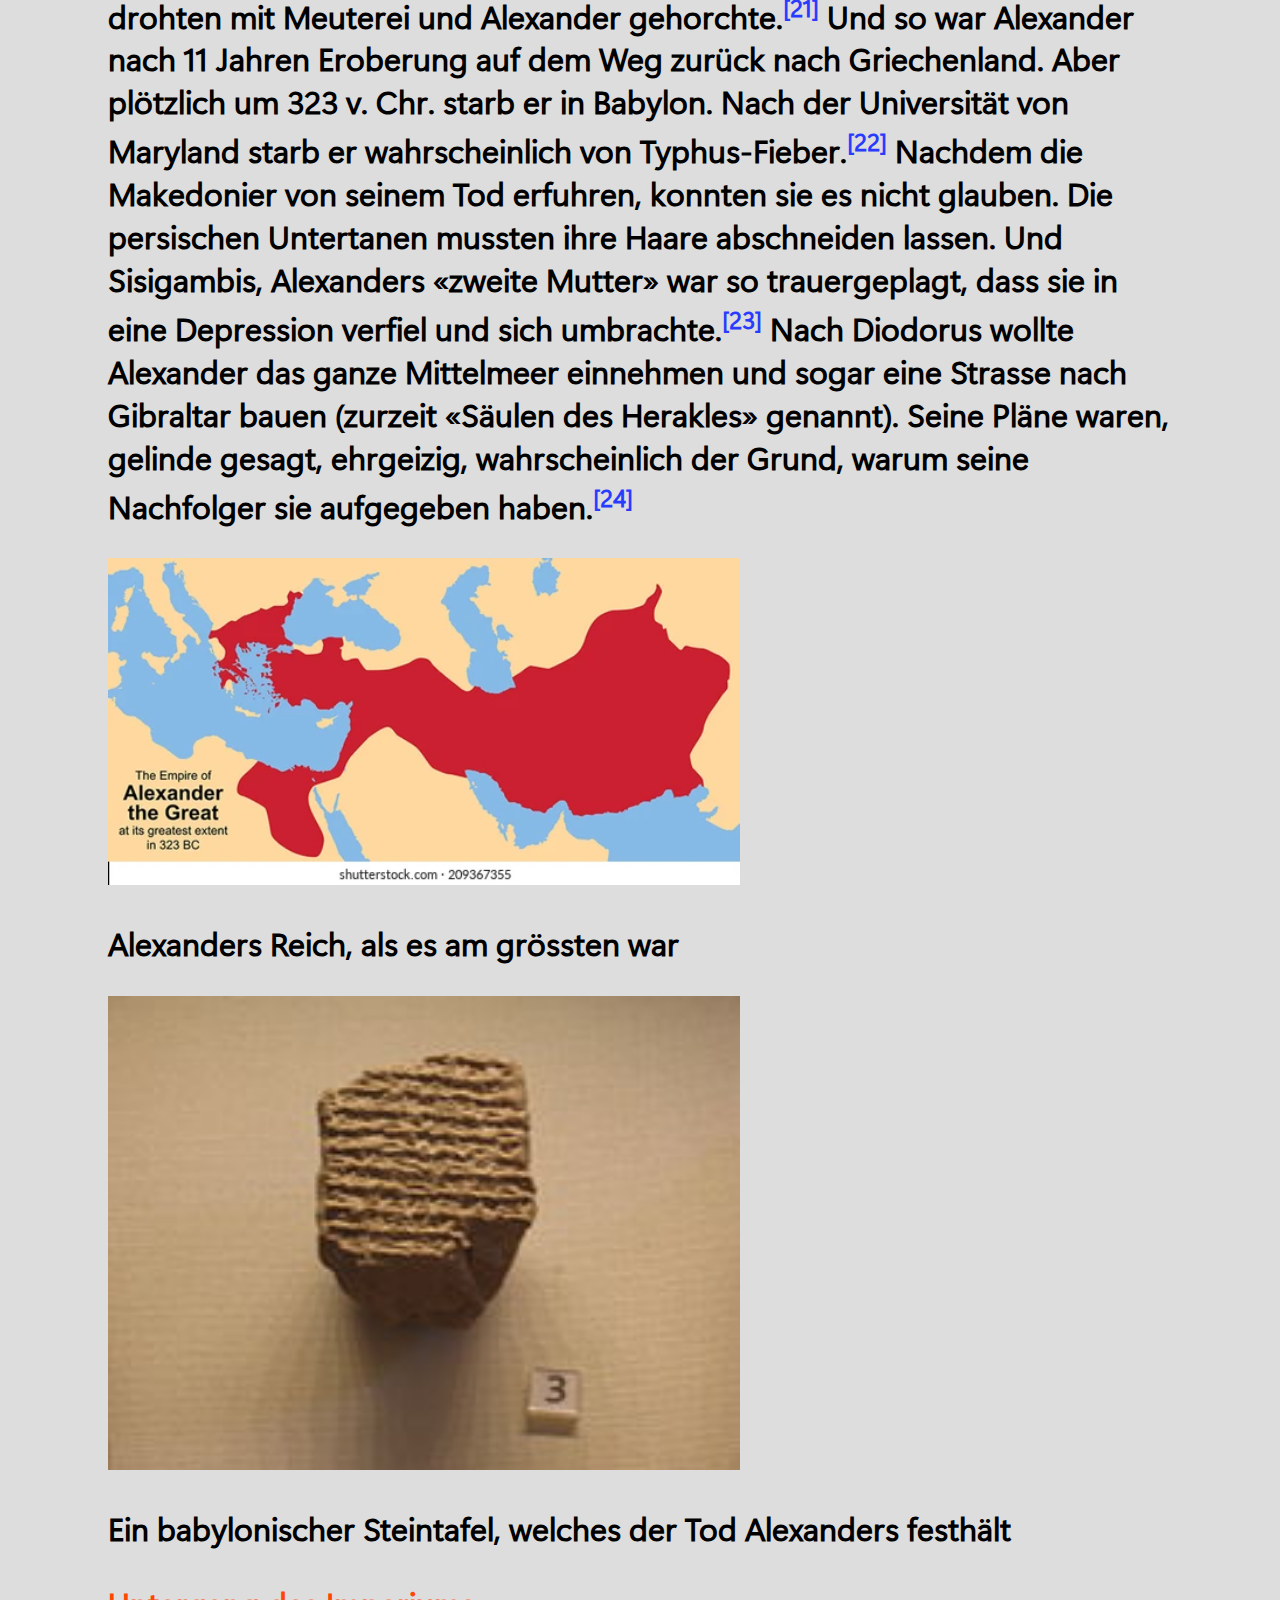
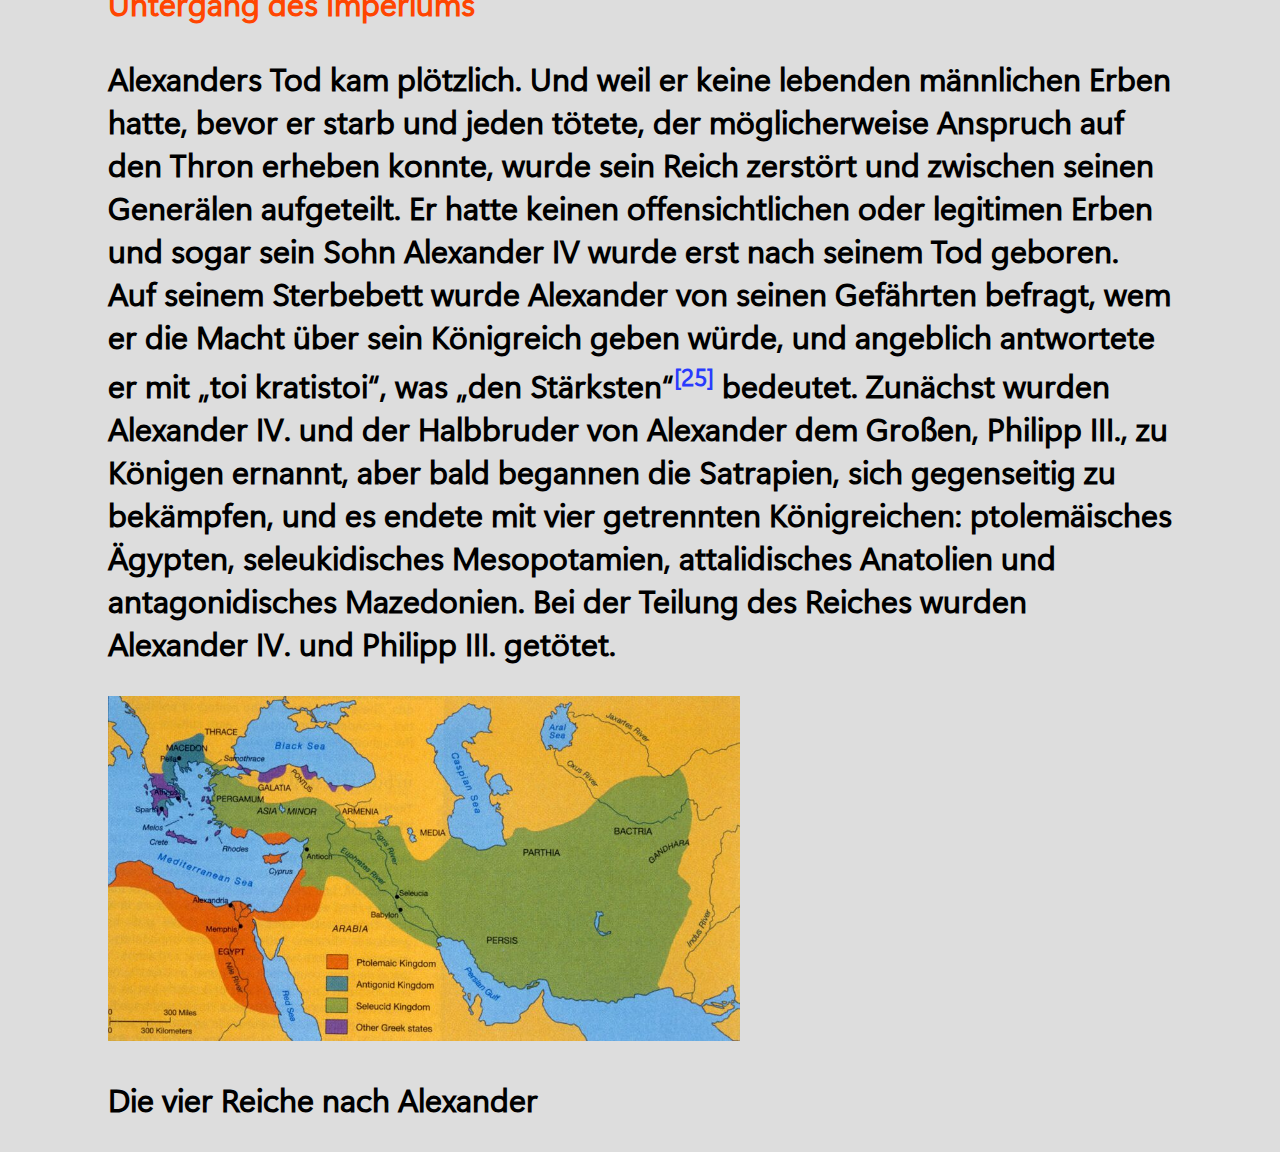
<file: journal/history/Alexander_The_Great/de/light.html>
<!DOCTYPE html>
<html>

<head>
    <title>Alexander der Grosse</title>
    <link rel="shortcut icon" href="../../../../png.png" type="image/x-icon">
    <link id="stylesheet" rel="stylesheet" href="../../../../stylesheets/main_light.css">
</head>

<body>
    <div class="topnav">
        <a href="../../../../index.html">Home</a>
        <a href="../../../all.html">Journal</a>
        <a href="../../history.html">Geschichte</a>
        <a class="active" href="light.html">Alexander der Grosse</a>
        <a class="site_settings" href="dark.html">Dunkelmodus</a>
        <a class="site_settings" href="light.html">Deutsch</a>
        <a class="site_settings" href="../sources_light.html">Quellen</a>
    </div>

    <h1>Alexander der Grosse</h1>
    <div>
        <h2 id="childhood_adolescence">Kindheit und Jugend</h2>
        <p>Alexander der III. von Makedonien war am 20. Juli 356 v. Chr. in Pella<sup><a target="_blank" rel="norefferer noopener" style="padding: 0px;" class="reference" href="http://www.perseus.tufts.edu/hopper/text?doc=Perseus%3Atext%3A1999.01.0243%3Achapter%3D3%3Asection%3D3">[1]</a></sup>            geboren. Er war Sohn von Philipp der II. von Makedonien und Olympias von Epirus. Der junge Alexander war oft Führer der Makedonischen Armee, wenn sein Vater sich auf Feldzügen begab<sup><a target="_blank" rel="norefferer noopener" style="padding: 0px;" class="reference" href="http://www.perseus.tufts.edu/hopper/text?doc=Perseus%3Atext%3A1999.01.0243%3Achapter%3D9%3Asection%3D1">[2]</a></sup>,
            damit hatte er auch viel militärische Erfahrung. Eine weltbekannte Geschichte von seiner Kindheit ist die Zähmung von Bukephalos. Nach Plutarch hat er mit 10 oder 12 Jahre Bukephalos bekommen<sup><a target="_blank" rel="norefferer noopener" class="reference" style="padding: 0px;" href="http://www.perseus.tufts.edu/hopper/text?doc=Perseus%3Atext%3A1999.01.0243%3Achapter%3D6%3Asection%3D1">[3]</a></sup>,
            nachdem er erkannt hatte, dass das Pferd sich vor seinen eigenen Schatten Angst hatte. Nachdem Alexander das sogenannte unzähmbare Pferd gezähmt hatte, soll Philipp zu ihm gesagt haben: «O mein Sohn, suche dir ein Königreich, das dir gleich
            und würdig ist, denn Makedonien ist dir zu klein»<sup><a target="_blank" rel="norefferer noopener" class="reference" style="padding: 0px" href="http://www.perseus.tufts.edu/hopper/text?doc=Perseus%3Atext%3A1999.01.0243%3Achapter%3D6%3Asection%3D5">[4]</a></sup>            Als Alexander 13 Jahre alt, vor wurde, von der berühmten griechischen Philosoph Aristoteles gelehrt. Durch ihn entwickelte Alexander ein Interesse für Forschung und Wissenschaft.
        </p>

        <div id="row">
            <div id="column"><img src="../img/1024px-Alexander_Mosaic-high_res_fragment.jpg" alt=""></div>
            <p>Teil der Alexandermosaik welches Alexander dem Grossen zeigt</p>
        </div>
        <div id="row">
            <div id="column"><img src="../img/mosaic.1024x0.jpg" alt="whole mosaic"></div>
            <p>Alexandermosaik: Zeigt Schlacht von Issus, gefunden im Casa del Fauno</p>
        </div>
        <div id="row">
            <div id="column"><img src="../img/philip sculpture.jpg" alt="sculpture of philip II"></div>
            <p>Büste von Philip II</p>
        </div>
        <div id="row">
            <div id="column"><img src="../img/Olympias roman coin.jpg" alt="a roman coin depicting olympias: alexander's mother"></div>
            <p>Eine römische Münze auf dem Olympias, Alexanders Mutter, abgebildet ist</p>
        </div>

    </div>
    <div>
        <h2 id=" change_of_kings ">Thronfolge</h2>
        <p>Philipp wurde 336 v. Chr. in Aegae, der alten Hauptstadt Makedoniens, ermordet.<sup><a target="_blank " rel="norefferer noopener " class="reference " style="padding: 0px; " href="https://www.livius.org/sources/content/diodorus/the-death-of-philip/
                ">[5]</a></sup> Er war dort, um eine Hochzeit zu feiern. «Während der König das Theater der Stadt betrat, war er schutzlos, um den Anwesenden gegenüber freundlich zu erscheinen»<sup><a target="_blank " rel="norefferer noopener " class="reference " style="padding: 0px; " href="https://de.wikibrief.org/wiki/Philip_II_of_Macedon ">[6]</a></sup>            Pausanias von Orestis, einer seiner sieben Leibwächter, kam und erstach ihn. «Nachdem Philip getötet wurde, versuchte der Attentäter sofort zu fliehen und seine Fluchtpartner zu erreichen, die mit Pferden am Eingang von Aegae auf ihn warteten.
            Der Attentäter wurde von drei anderen Leibwächtern von Philip verfolgt, und während der Verfolgungsjagd stolperte er versehentlich über einen Weinstock»<sup><a target="_blank " rel="norefferer noopener " class="reference " style="padding:
                0px; " href="https://hmongwiki.de/wiki/Philip_II_of_Macedon ">[7]</a></sup> Anschliessend wurde er von den Leibwächtern auch erstochen.<sup><a target="_blank " rel="norefferer noopener " style="padding: 0px; " class="reference
                " href="http://www.perseus.tufts.edu/hopper/text?doc=Perseus%3Atext%3A1999.01.0084%3Abook%3D16%3Achapter%3D94%3Asection%3D4 ">[8]</a></sup> Es gibt Gerüchte, dass Alexander und/oder seine Mutter Pausanias benutzten, um den Thron zu besteigen,
            aber es gibt keine konkreten Beweise. Alexander, um seine Macht zu festlegen, liess alle Thronkandidaten zu töten, die versucht haben könnten, König zu werden. Ein paar Monate nachdem er König wurde, ging er auf einen Feldzug im Balkan, um
            alle rebellierenden Stämme unterzuwerfen.<sup><a target="_blank " rel="norefferer noopener " class="reference " style="padding: 0px;
                " href="http://www.perseus.tufts.edu/hopper/text?doc=Perseus%3Atext%3A1999.01.0243%3Achapter%3D11%3Asection%3D3 ">[9]</a></sup> Der Feldzug war erfolgreich und Alexander konnte sich nun den Persern stellen, denn seine Macht in Makedonien
            war nun unbestritten.</p>
        <div id="row ">
            <div id="column "><img src="../img/philip's empire.png" alt="Philip II Reich"></div>
            <p>Eine Karte welches Makedonien unter Philip II zeigt</p>
        </div>
        <div id="row">
            <div id="column"><img src="../img/pausanias assassinates philip.jpg" alt="pausanias assassinates philip"></div>
            <p>Pausanias tötet Philip II</p>
        </div>
    </div>
    <div>
        <h2 id="persians ">Die Perser</h2>
        <p>Persien galt als eine der ersten wahren Supermächte der Geschichte. Ein bisschen wie die Vereinigten Staaten heute. Es erstreckte sich von Indien über Ägypten bis nach Griechenland. Und nachdem es Alexander gelungen war, seine Macht in Makedonien
            zu festigen, unternahm er eine 11-jährige Eroberung, um dieses riesige Reich zu erobern.<sup><a target="_blank" rel="norefferer noopener" class="reference" style="padding: 0px;" href="http://www.perseus.tufts.edu/hopper/text?doc=Perseus%3Atext%3A1999.01.0243%3Achapter%3D16%3Asection%3D2">[10]</a></sup>            Aber es sei darauf hingewiesen, dass es Alexanders Vater, Philipp II., war, der Makedoniens Armee von einer als barbarisch angesehenen Armee zu einer der gefürchtetsten Kampfmaschinen jener Zeit machte.<sup><a target="_blank" rel="norefferer noopener" class="reference" style="padding: 0px;" href="http://www.perseus.tufts.edu/hopper/text?doc=Perseus%3Atext%3A1999.01.0084%3Abook%3D16%3Achapter%3D3%3Asection%3D2">[11]</a></sup>            Philip hatte seine eigenen Pläne, Persien zu erobern, aber kurz nachdem er den Hellespont in persisches Gebiet überquert hatte, wurde er ermordet. Damit war der junge Alexander für den Kampf gegen die Perser verantwortlich. Er war 50 Mal in
            der Unterzahl. «Aber es gab auch Anzeichen dafür, dass das persische Reich bereits im Niedergang war»<sup><a target="_blank" rel="norefferer noopener" class="reference" style="padding: 0px;" href="https://besettled.org/de/wie-alexander-der-gro%C3%9Fe-das-persische-reich-eroberte/">[12]</a></sup>            Nachdem sie einige demütigende Niederlagen erlitten hatten, hörten sie auf zu expandieren. Darüber hinaus erlebte es während des Jahrhunderts vor Alexanders Herrschaft einen Bürgerkrieg. Nichtsdestotrotz waren die Perser mehr und Alexander
            sollte getestet werden, ob er ein würdiger Nachfolger von Philip ist.</p>
        <div id="row">
            <div id="column">
                <img src="../img/darius III.jpg" alt="Darius III">
                <p>Teil der Alexandermosaik welches Dareios III zeigt</p>
                <img src="../img/persian_empire.jpg" alt="Persisches Reich">
                <p>Eine Karte des persischen Reiches zur Zeit von Dareios III</p>
            </div>
        </div>
    </div>
    <div>
        <h2 id="issus_gaugamela ">Issos und Gaugamela</h2>
        <p>An der Küstenstadt von Issos trafen sich die beiden Armeen.<sup><a target="_blank" rel="norefferer noopener" style="padding: 0px;" class="reference" href="http://www.perseus.tufts.edu/hopper/text?doc=Perseus%3Atext%3A1999.01.0084%3Abook%3D17%3Achapter%3D33">[13]</a></sup>            Die Perser waren wie gedacht, in der Überzahl. Aber sie wählten einen schlechten Ort für den Kampf. Obwohl Darius’ Armee viel grösser war als die von Alexander, wählte er einen schlechten Ort für den Kampf, der schliesslich ein schmaler Landstreifen
            zwischen einem Bergrücken und dem Meer war, der seinen Zahlenvorteil neutralisierte. Als es klar wurde, dass Darius am Verlieren war, floh er<sup><a target="_blank" rel="norefferer noopener" class="reference" style="padding: 0px;" href="http://www.perseus.tufts.edu/hopper/text?doc=Perseus%3Atext%3A1999.01.0084%3Abook%3D17%3Achapter%3D37">[14]</a></sup>            und liess seine Mutter und Frau mit der Armee zurück. Alexander aber, respektierte Sisigambis (Dareios’ Mutter) auch wenn er sie einfach töten lassen konnte und nannte sie auch «Mutter»<sup><a target="_blank" rel="norefferer noopener" class="reference" style="padding: 0px;" href="http://www.perseus.tufts.edu/hopper/text?doc=Perseus%3Atext%3A1999.01.0084%3Abook%3D17%3Achapter%3D37%3Asection%3D6">[15]</a></sup>            Die beiden Armeen würden sich erst in zwei Jahren treffen. Darius rief Verstärkung aus dem Osten an und Alexander ging auf eine Eroberungsreise nach Ägypten, wo er zum Pharao ausgerufen wurde und Titel wie „Sohn des Ra“ oder „Geliebter des
            Amun“ erhielt.<sup><a target="_blank" rel="norefferer noopener" class="reference" style="padding: 0px;" href="http://www.perseus.tufts.edu/hopper/text?doc=Perseus%3Atext%3A1999.01.0084%3Abook%3D17%3Achapter%3D49">[16]</a></sup> Darius wollte
            die Schlacht so lange wie möglich hinauszögern, kam dann aber zu dem Schluss, dass es ein unvermeidlicher Kampf war. Er entschied sich für einen Standort in der Nähe der Stadt Gaugamela<sup><a target="_blank" rel="norefferer noopener" class="reference" style="padding: 0px;" href="http://www.perseus.tufts.edu/hopper/text?doc=Perseus%3Atext%3A1999.01.0084%3Abook%3D17%3Achapter%3D53">[17]</a></sup>            (Schlacht von Gaugamela wird in manchen Quellen als Schlacht von Arbela genannt), einem breiten flachen Tal, das es ihnen ermöglichen würde, ihre Zahlen gegen Alexander einzusetzen. Es wird gesagt, dass er den Boden sogar noch weiter ebnete,
            damit seine Streitwagen hindurchfahren konnten. Aber Alexander erlaubte ihm nicht, ihn auszutricksen. Er lagerte die makedonische Armee in den Hügeln über dem Schlachtfeld, um aufzutanken und sich auszuruhen<sup><a target="_blank" rel="norefferer noopener" class="reference" style="padding: 0px;" href="http://www.perseus.tufts.edu/hopper/text?doc=Perseus%3Atext%3A1999.01.0084%3Abook%3D17%3Achapter%3D55">[18]</a></sup>            , während er einen Plan entwarf. Die Perser, die einen Nachtangriff befürchteten, blieben die ganze Nacht in bereiter Formation und warteten gespannt auf einen Angriff, der nie kam. Dann schliesslich, im Morgengrauen, schlugen die Makedonier
            zu.
            <sup><a target="_blank" rel="norefferer noopener" class="reference" style="padding: 0px;" href="http://www.perseus.tufts.edu/hopper/text?doc=Perseus%3Atext%3A1999.01.0084%3Abook%3D17%3Achapter%3D58">[19]</a></sup> Er bewegte seine gesamte
            Armee zuerst nach rechts, und als Darius antwortete, bewegte er sie schnell wieder nach links und überholte die persische Armee. Denken Sie daran, Alexander hatte 50.000 Leute, Darius hatte fünfmal so viel, also war es schwieriger, schnell
            zu reagieren. Darius floh zu Pferd, wurde aber später von seinem eigenen Cousin ermordet.<sup><a target="_blank" rel="norefferer noopener" class="reference" style="padding: 0px;" href="http://www.perseus.tufts.edu/hopper/text?doc=Perseus%3Atext%3A1999.01.0084%3Abook%3D17%3Achapter%3D73">[20]</a></sup>            Der Cousin übergab später Darius’ Kopf als Tribut an Alexander und hoffte wahrscheinlich auch, dass er sein Leben verschonen würde. Verblüfft von der verräterischen Tat ließ er den Mann foltern und hinrichten, bevor er sich selbst zum unbestrittenen
            König von Makedonien, Griechenland und Persien erklärte.
        </p>
        <div id="row">
            <div id="column"><img src="../img/alexander hieroglyphs.jpg" alt="alexander's name in hieroglyphs"></div>
            <p>Alexanders Name in Hieroglyphen geschrieben</p>
        </div>
    </div>
    <div>
        <h2 id="return_death ">Rückkehr und Tod</h2>
        <p>Alexander übernahm dann weiterhin das gesamte persische Reich bis zum Ganges. Zu diesem Zeitpunkt waren die Soldaten müde und erschöpft, sie drohten mit Meuterei und Alexander gehorchte.<sup><a target="_blank" rel="norefferer noopener" class="reference" style="padding: 0px;" href="https://penelope.uchicago.edu/Thayer/E/Roman/Texts/Diodorus_Siculus/17E*.html#94.5">[21]</a></sup>            Und so war Alexander nach 11 Jahren Eroberung auf dem Weg zurück nach Griechenland. Aber plötzlich um 323 v. Chr. starb er in Babylon. Nach der Universität von Maryland starb er wahrscheinlich von Typhus-Fieber.<sup><a target="_blank" rel="norefferer noopener" class="reference" style="padding: 0px;" href="http://www.perseus.tufts.edu/hopper/text?doc=Plut.+Alex.+76.1&fromdoc=Perseus%3Atext%3A1999.01.0243">[22]</a></sup>            Nachdem die Makedonier von seinem Tod erfuhren, konnten sie es nicht glauben. Die persischen Untertanen mussten ihre Haare abschneiden lassen. Und Sisigambis, Alexanders «zweite Mutter» war so trauergeplagt, dass sie in eine Depression verfiel
            und sich umbrachte.<sup><a target="_blank" rel="norefferer noopener" class="reference" style="padding: 0px;" href="http://www.perseus.tufts.edu/hopper/text?doc=Perseus%3Atext%3A1999.01.0084%3Abook%3D17%3Achapter%3D118%3Asection%3D3">[23]</a></sup>            Nach Diodorus wollte Alexander das ganze Mittelmeer einnehmen und sogar eine Strasse nach Gibraltar bauen (zurzeit «Säulen des Herakles» genannt). Seine Pläne waren, gelinde gesagt, ehrgeizig, wahrscheinlich der Grund, warum seine Nachfolger
            sie aufgegeben haben.<sup><a target="_blank" rel="norefferer noopener" class="reference" style="padding: 0px;" href="https://penelope.uchicago.edu/Thayer/E/Roman/Texts/Diodorus_Siculus/18A*.html#4.1">[24]</a></sup></p>
        <div id="row">
            <div id="column">
                <img src="../img/empire-alexander-great-greatest-extent-260nw-209367355.webp" alt=" Alexanders Reich ">
                <p>Alexanders Reich, als es am grössten war</p>
            </div>
            <div id="column">
                <img src="../img/babylonian  stone tablet alexanders death.jpg" alt="a bablyonian stone table recording alexander's death">
                <p>Ein babylonischer Steintafel, welches der Tod Alexanders festhält</p>
            </div>
        </div>
    </div>
    <div>
        <h2 id="downfall ">Untergang des Imperiums</h2>
        <p>
            Alexanders Tod kam plötzlich. Und weil er keine lebenden männlichen Erben hatte, bevor er starb und jeden tötete, der möglicherweise Anspruch auf den Thron erheben konnte, wurde sein Reich zerstört und zwischen seinen Generälen aufgeteilt. Er hatte keinen
            offensichtlichen oder legitimen Erben und sogar sein Sohn Alexander IV wurde erst nach seinem Tod geboren. Auf seinem Sterbebett wurde Alexander von seinen Gefährten befragt, wem er die Macht über sein Königreich geben würde, und angeblich
            antwortete er mit „toi kratistoi“, was „den Stärksten“<sup><a target="_blank" rel="norefferer noopener" class="reference" style="padding: 0px;" href="http://www.perseus.tufts.edu/hopper/text?doc=Perseus%3Atext%3A1999.01.0084%3Abook%3D17%3Achapter%3D117">[25]</a></sup>            bedeutet. Zunächst wurden Alexander IV. und der Halbbruder von Alexander dem Großen, Philipp III., zu Königen ernannt, aber bald begannen die Satrapien, sich gegenseitig zu bekämpfen, und es endete mit vier getrennten Königreichen: ptolemäisches
            Ägypten, seleukidisches Mesopotamien, attalidisches Anatolien und antagonidisches Mazedonien. Bei der Teilung des Reiches wurden Alexander IV. und Philipp III. getötet.
        </p>
        <div id="row ">
            <div id="column "><img src="../img/4 empires after alexander.jpg " alt="4 Reiche nach Alexander "></div>
            <p>Die vier Reiche nach Alexander</p>
        </div>
    </div>
    <script src="../../../../javascript/js.js "></script>
</body>

</html>

</html>
</file>
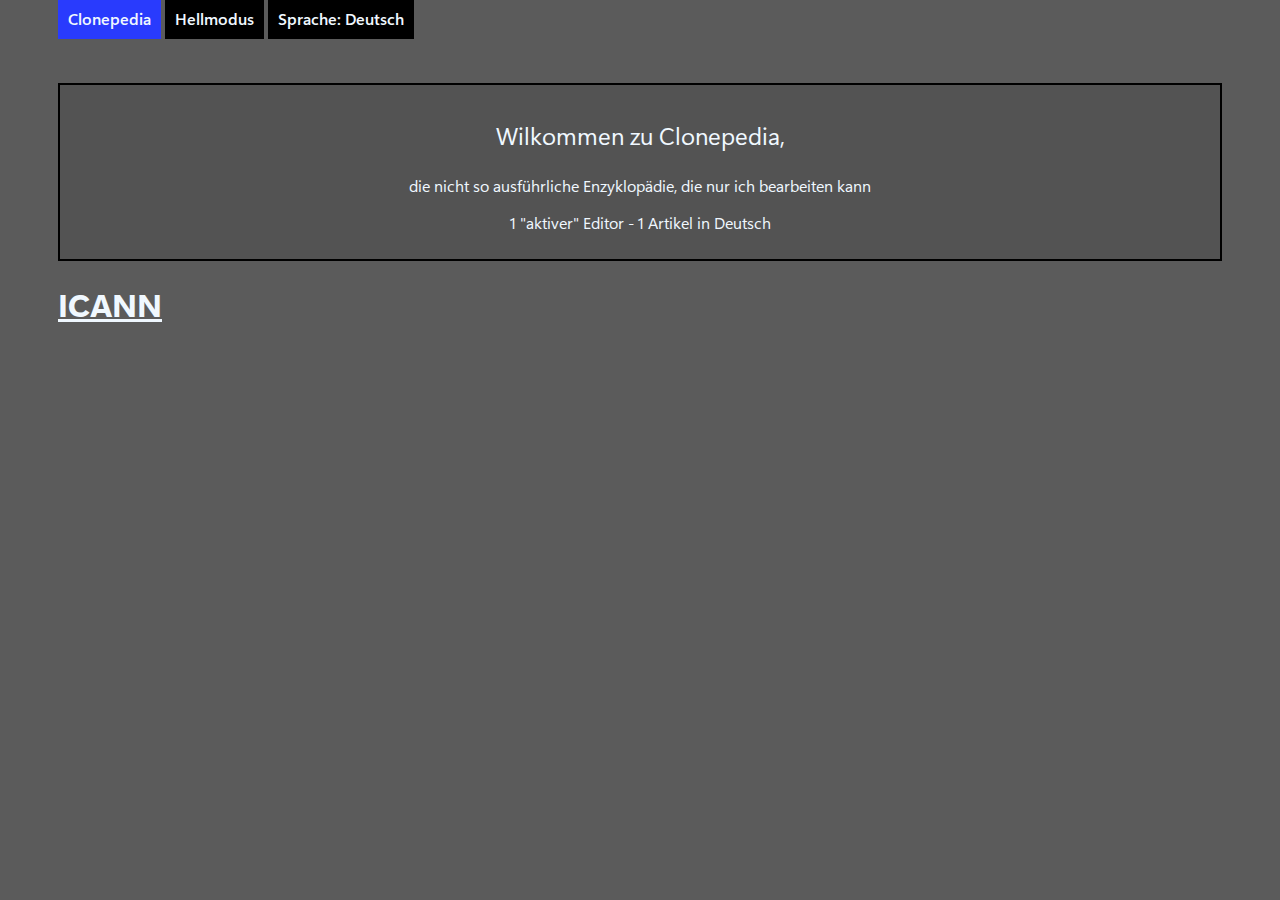
<file: projekt_fs25/lang/ch_de/dark/home.html>
<!DOCTYPE html>

<html>

    <head>
        <title>Clonepedia</title>
        <link rel="stylesheet" href="../../../stylesheets/dark.css"
    </head>

    <body>
        <div class="menu">
            <a class="active" href="home.html">Clonepedia</a>
            <a class="menu_item" href="../light/home.html">Hellmodus</a>
            <a class="menu_item" href="../../uk_en/dark/home.html">Sprache: Deutsch</a>
        </div>

        <br><br><br>

        <div class="welcome_banner">
            <h3>Wilkommen zu Clonepedia,</h3>
            <p>die nicht so ausführliche Enzyklopädie, die nur ich bearbeiten kann</p>
            <p>1 "aktiver" Editor - 1 Artikel in Deutsch</p>
        </div>

        <div class="featured">
            <a href="icann.html"><h1>ICANN</h1></a>
        </div>
    </body>

</html>
</file>
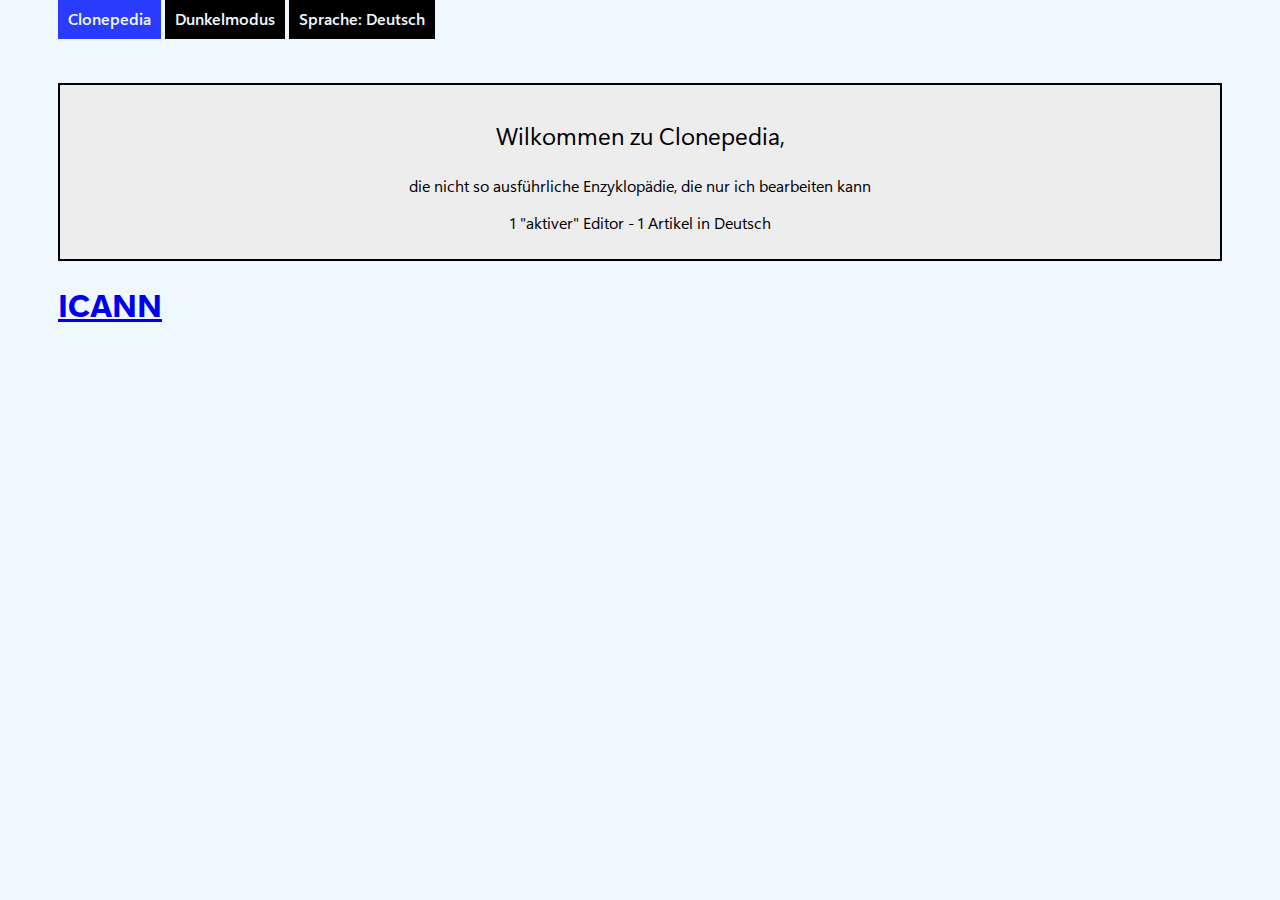
<file: projekt_fs25/lang/ch_de/light/home.html>
<!DOCTYPE html>

<html>

    <head>
        <title>Clonepedia</title>
        <link rel="stylesheet" href="../../../stylesheets/light.css"
    </head>

    <body>
        <div class="menu">
            <a class="active" href="home.html">Clonepedia</a>
            <a class="menu_item" href="../dark/home.html">Dunkelmodus</a>
            <a class="menu_item" href="../../uk_en/light/home.html">Sprache: Deutsch</a>
        </div>

        <br><br><br>

        <div class="welcome_banner">
            <h3>Wilkommen zu Clonepedia,</h3>
            <p>die nicht so ausführliche Enzyklopädie, die nur ich bearbeiten kann</p>
            <p>1 "aktiver" Editor - 1 Artikel in Deutsch</p>
        </div>

        <div class="featured">
            <a href="icann.html"><h1>ICANN</h1></a>
        </div>
    </body>

</html>
</file>
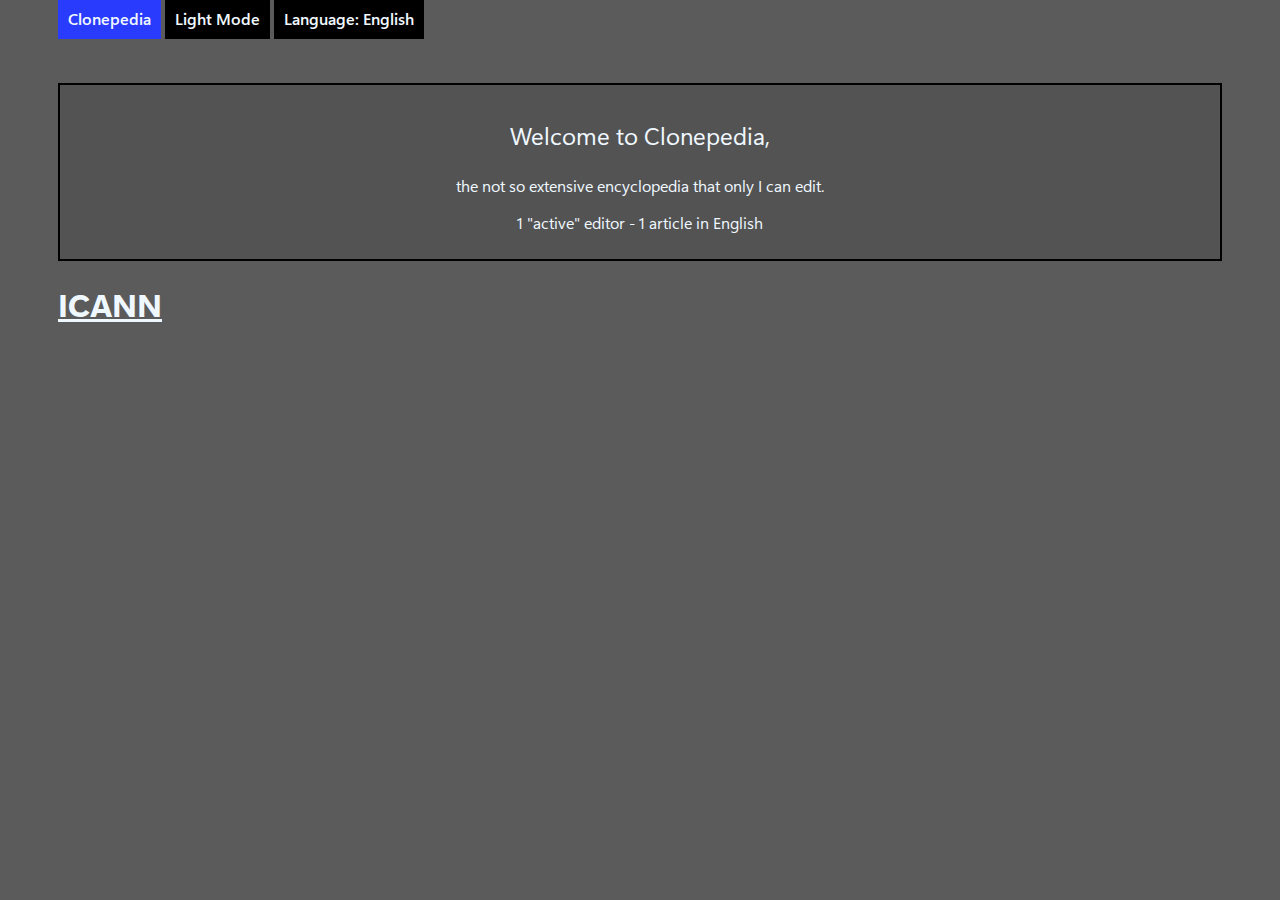
<file: projekt_fs25/lang/uk_en/dark/home.html>
<!DOCTYPE html>

<html>

    <head>
        <title>Clonepedia</title>
        <link rel="stylesheet" href="../../../stylesheets/dark.css"
    </head>

    <body>
        <div class="menu">
            <a class="active" href="home.html">Clonepedia</a>
            <a class="menu_item" href="../light/home.html">Light Mode</a>
            <a class="menu_item" href="../../ch_de/light/home.html">Language: English</a>
        </div>

        <br><br><br>

        <div class="welcome_banner">
            <h3>Welcome to Clonepedia,</h3>
            <p>the not so extensive encyclopedia that only I can edit.</p>
            <p>1 "active" editor - 1 article in English</p>
        </div>

        <div class="featured">
            <a href="icann.html"><h1>ICANN</h1></a>
        </div>
    </body>

</html>
</file>
<file: stylesheets/main_dark.css>
@font-face {
    font-family: 'Segoe UI Variable';
    font-style: normal;
    font-weight: 400;
    src: local('Segoe UI Variable'), url('../font/SegoeUIVF.woff') format('woff');
}

body {
    background-color: #121212;
}

p {
    color: white;
    font-family: 'Segoe UI Variable';
    font-weight: bold;
    font-size: xx-large;
    padding-left: 100px;
    padding-right: 100px;
}

h1 {
    color: orange;
    text-align: center;
    font-family: 'Segoe UI Variable';
    font-weight: bolder;
    font-size: 100px
}

::-webkit-scrollbar {
    width: 10px;
}

::-webkit-scrollbar-track {
    background: #121212;
}

::-webkit-scrollbar-thumb {
    background: #293BFD;
}

::-webkit-scrollbar-thumb:hover {
    background: orange;
}

.topnav {
    background-color: #121212;
    overflow: hidden;
    position: fixed;
    top: 0;
    width: 100%;
}

.topnav a {
    float: left;
    color: #f2f2f2;
    text-align: center;
    padding: 14px 16px;
    text-decoration: none;
    font-size: 17px;
}

.topnav a:hover {
    background-color: #ddd;
    color: black;
}

.topnav a.active {
    background-color: #293BFD;
    color: white;
}

.topnav a.active:hover {
    background-color: orange;
    color: white;
}

.topnav a.site_settings {
    background-color: #293BFD;
    color: white;
}

.topnav a.site_settings:hover {
    background-color: orange;
}

a {
    color: white;
    font-family: 'Segoe UI Variable';
    font-weight: bold;
    font-size: xx-large;
    padding-left: 100px;
    padding-right: 100px;
    text-decoration: none;
}

.reference:link {
    color: #fd7a29;
    font-family: 'Segoe UI Variable';
    font-weight: bold;
    font-size: x-large;
    text-decoration: none;
}

.reference:visited {
    color: #fd7a29;
    font-family: 'Segoe UI Variable';
    font-weight: bold;
    font-size: x-large;
    text-decoration: none;
}

h2 {
    color: orangered;
    font-family: 'Segoe UI Variable';
    font-weight: bold;
    font-size: xx-large;
    padding-left: 100px;
    padding-right: 100px;
}

.featured_games {
    border-radius: 10px;
    border: 5px solid red;
    overflow: hidden;
    margin-left: 100px;
    margin-right: 100px;
}

.featured_games_text {
    margin-left: 15px;
    display: block;
    margin: 2px 0 0 0;
    text-decoration: none;
}

h3 {
    color: red;
    font-family: 'Segoe UI Variable';
    font-weight: bold;
    font-size: xx-large;
    padding-left: 100px;
    padding-right: 100px;
}

.featured_games_img {
    border-top-left-radius: 10px;
    border-bottom-left-radius: 10px;
    margin-right: 15px;
    float: left;
}

.featured {
    background-color: black;
}

.dark_mode_toggle {
    background-color: #293bfd;
    color: white;
}

.link {
    color: #293bfd;
    font-family: 'Segoe UI Variable';
    font-weight: bold;
    font-size: xx-large;
    padding-left: 100px;
    padding-right: 100px;
    text-decoration: none;
}

.download_link {
    color: rgb(36, 181, 0);
    font-family: 'Segoe UI Variable';
    font-weight: bold;
    font-size: xx-large;
    padding-left: 100px;
    padding-right: 100px;
    text-decoration: none;
}

.inline_link {
    color: red;
    font-family: 'Segoe UI Variable';
    font-weight: bold;
    font-size: xx-large;
    text-decoration: none;
    padding-left: 100px;
    display: block;
}

.index_link {
    color: limegreen;
    font-family: 'Segoe UI Variable';
    font-weight: bold;
    font-size: xx-large;
    padding-left: 125px;
    padding-right: 125px;
    text-decoration: none;
}

.toc {
    background-color: black;
    border-radius: 20px;
    width: auto;
    margin-left: 100px;
    margin-right: 100px;
    padding-top: 10px;
    padding-bottom: 10px;
}

img {
    width: 50%;
    padding-left: 100px;
}


/* The grid: Four equal columns that floats next to each other */

.column {
    float: left;
    width: 25%;
    padding: 10px;
}


/* Style the images inside the grid */

.column img {
    opacity: 0.8;
    cursor: pointer;
}

.column img:hover {
    opacity: 1;
}


/* Clear floats after the columns */

.row:after {
    content: "";
    display: table;
    clear: both;
}


/* The expanding image container (positioning is needed to position the close button and the text) */

.container {
    position: relative;
    display: none;
}


/* Expanding image text */

#imgtext {
    position: absolute;
    bottom: 15px;
    left: 15px;
    color: white;
    font-size: 20px;
}


/* Closable button inside the image */

.closebtn {
    position: absolute;
    top: 10px;
    right: 15px;
    color: white;
    font-size: 35px;
    cursor: pointer;
}
</file>
<file: projekt_fs25/stylesheets/main_light.css>
@font-face {
    font-family: 'Segoe UIVF';
    src: url('../../font/SegoeUIVF.woff');
}

h1 {
    font-family: 'Segoe UIVF'; 
    font-size: 40px
}

h2 {
    font-family: 'Segoe UIVF';
    font-weight: 400;
    font-size: 30px
}

p {
    font-family: 'Segoe UIVF';
}

.menu_bar {
    margin: auto;
    padding: 20px;
    position: relative;
    
}

.menu_item {
    text-decoration: none;

    font-family: 'Segoe UIVF';
    font-size: 20px;
    font-weight: 600;

    background-color: black;
    color: aliceblue;

    padding: 7.5px;


}

.menu_item:hover {
    background-color: #293bfd;

}

.welcome_banner {
    text-align: center;
    background-color: rgb(230, 230, 230);
    border: 1px solid black;
}

#active {
    background-color: #293bfd;
}
</file>
<file: stylesheets/main_light.css>
@font-face {
    font-family: 'Segoe UI Variable';
    font-style: normal;
    font-weight: 400;
    src: local('Segoe UI Variable'), url('../font/SegoeUIVF.woff') format('woff');
}

body {
    background-color: #ddd;
}

p {
    color: black;
    font-family: 'Segoe UI Variable';
    font-weight: bold;
    font-size: xx-large;
    padding-left: 100px;
    padding-right: 100px;
}

h1 {
    color: #000000;
    text-align: center;
    font-family: 'Segoe UI Variable';
    font-weight: bolder;
    font-size: 100px
}

 ::-webkit-scrollbar {
    width: 10px;
}

 ::-webkit-scrollbar-track {
    background: #ddd;
}

 ::-webkit-scrollbar-thumb {
    background: black;
}

 ::-webkit-scrollbar-thumb:hover {
    background: #293bfd;
}

.topnav {
    background-color: #ddd;
    overflow: hidden;
    position: fixed;
    top: 0;
    width: 100%;
}

.topnav a {
    float: left;
    color: black;
    text-align: center;
    padding: 14px 16px;
    text-decoration: none;
    font-size: 17px;
}

.topnav a:hover {
    background-color: white;
    color: black;
}

.topnav a.active {
    background-color: black;
    color: white;
}

.topnav a.active:hover {
    background-color: #293bfd;
    color: white;
}

.topnav a.site_settings {
    background-color: black;
    color: white;
}

.topnav a.site_settings:hover {
    background-color: #293bfd;
    color: white;
}

a {
    color: black;
    font-family: 'Segoe UI Variable';
    font-weight: bold;
    font-size: xx-large;
    padding-left: 100px;
    padding-right: 100px;
    text-decoration: none;
}

.reference:link {
    color: #293bfd;
    font-family: 'Segoe UI Variable';
    font-weight: bold;
    font-size: x-large;
    text-decoration: none;
}

.reference:visited {
    color: #293bfd;
    font-family: 'Segoe UI Variable';
    font-weight: bold;
    font-size: x-large;
    text-decoration: none;
}

h2 {
    color: orangered;
    font-family: 'Segoe UI Variable';
    font-weight: bold;
    font-size: xx-large;
    padding-left: 100px;
    padding-right: 100px;
}

img {
    padding-left: 100px;
    padding-right: 100px;
}

.featured_games {
    border-radius: 10px;
    border: 5px solid red;
    overflow: hidden;
    margin-left: 100px;
    margin-right: 100px;
}

.featured_games_text {
    margin-left: 15px;
    display: block;
    margin: 2px 0 0 0;
    text-decoration: none;
}

h3 {
    color: red;
    font-family: 'Segoe UI Variable';
    font-weight: bold;
    font-size: xx-large;
    padding-left: 100px;
    padding-right: 100px;
}

.featured_games_img {
    border-top-left-radius: 10px;
    border-bottom-left-radius: 10px;
    margin-right: 15px;
    float: left;
}

.featured {
    background-color: black;
}

.link {
    color: #313131;
    font-weight: bold;
    font-size: xx-large;
    padding-left: 100px;
    padding-right: 100px;
    text-decoration: none;
}

.inline_link {
    color: red;
    font-family: 'Segoe UI Variable';
    font-weight: bold;
    font-size: xx-large;
    text-decoration: none;
    padding-left: 100px;
    display: block;
}

.index_link {
    color: limegreen;
    font-family: 'Segoe UI Variable';
    font-weight: bold;
    font-size: xx-large;
    padding-left: 125px;
    padding-right: 125px;
    text-decoration: none;
}

img {
    width: 50%;
    padding-left: 100px;
}


/* The grid: Four equal columns that floats next to each other */

.column {
    float: left;
    width: 25%;
    padding: 10px;
}


/* Style the images inside the grid */

.column img {
    opacity: 0.8;
    cursor: pointer;
}

.column img:hover {
    opacity: 1;
}


/* Clear floats after the columns */

.row:after {
    content: "";
    display: table;
    clear: both;
}


/* The expanding image container (positioning is needed to position the close button and the text) */

.container {
    position: relative;
    display: none;
}


/* Expanding image text */

#imgtext {
    position: absolute;
    bottom: 15px;
    left: 15px;
    color: white;
    font-size: 20px;
}


/* Closable button inside the image */

.closebtn {
    position: absolute;
    top: 10px;
    right: 15px;
    color: white;
    font-size: 35px;
    cursor: pointer;
}
</file>
<file: projekt_fs25/stylesheets/dark.css>
@font-face {
    font-family: 'Segoe UIVF';
    src: url('../../font/SegoeUIVF.woff');
}

body {
    background-color: rgb(91, 91, 91);

    padding-left: 50px;
    padding-right: 50px;

}

a {
    font-family: 'Segoe UIVF';
    text-decoration: none;
    color:rgb(0, 131, 246);
}

p {
    font-family: 'Segoe UIVF';
    color: aliceblue;
}

h1 {
    font-family: 'Segoe UIVF';
    text-align: left;
    text-decoration: underline;
    color: aliceblue;
}

h2 {
    font-family: 'Segoe UIVF';
    text-align: left;
    color: aliceblue;
}

h3 {
    font-size: x-large;
    font-weight: 400;
    color: aliceblue;
}

li {
    font-family: 'Segoe UIVF';
    color: aliceblue;
}

ul {
    color: aliceblue;
}

.menu {
    margin: auto;
    
}

.menu_item {
    text-decoration: none;
    background-color: black;
    color: aliceblue;
    font-weight: 600;

    padding: 10px;

}

.menu_item:hover {
    background-color: #293bfd;
}

.active {
    text-decoration: none;
    background-color: #293bfd;
    color: aliceblue;
    font-weight: 600;

    padding: 10px;
}

.welcome_banner {
    background-color: rgb(83, 83, 83);

    text-align: center;
    font-family: 'Segoe UIVF';

    padding: 10px;

    border: 2px solid black
}

.image {
    background-color: rgb(83,83,83);
    border: 2px solid black;
    padding: 10px;
    float: right;
    margin: 20px;
    margin-left: 60px;
}

.text {
    float: left;
    text-align: justify;
    text-justify: auto;
}

.image_desc {
    text-align: center;
}

img {
    background-color: rgb(83, 83, 83);
    padding: 10px;
    border: 1px solid transparent;
}
</file>
<file: projekt_fs25/stylesheets/light.css>
@font-face {
    font-family: 'Segoe UIVF';
    src: url('../../font/SegoeUIVF.woff');
}

body {
    background-color: aliceblue;

    padding-left: 50px;
    padding-right: 50px;
}

a {
    font-family: 'Segoe UIVF';
}

p {
    font-family: 'Segoe UIVF';
}

h1 {
    font-family: 'Segoe UIVF';
    text-align: left;
    text-decoration: underline;
}

h2 {
    font-family: 'Segoe UIVF';
    text-align: left;
}

h3 {
    font-size: x-large;
    font-weight: 400;
}

.menu {
    margin: auto;
    
}

.menu_item {
    text-decoration: none;
    background-color: black;
    color: aliceblue;
    font-weight: 600;

    padding: 10px;

}

.menu_item:hover {
    background-color: #293bfd;
}

.active {
    text-decoration: none;
    background-color: #293bfd;
    color: aliceblue;
    font-weight: 600;

    padding: 10px;
}

.welcome_banner {
    background-color: rgb(237, 237, 237);

    text-align: center;
    font-family: 'Segoe UIVF';

    padding: 10px;

    border: 2px solid black
}
</file>
